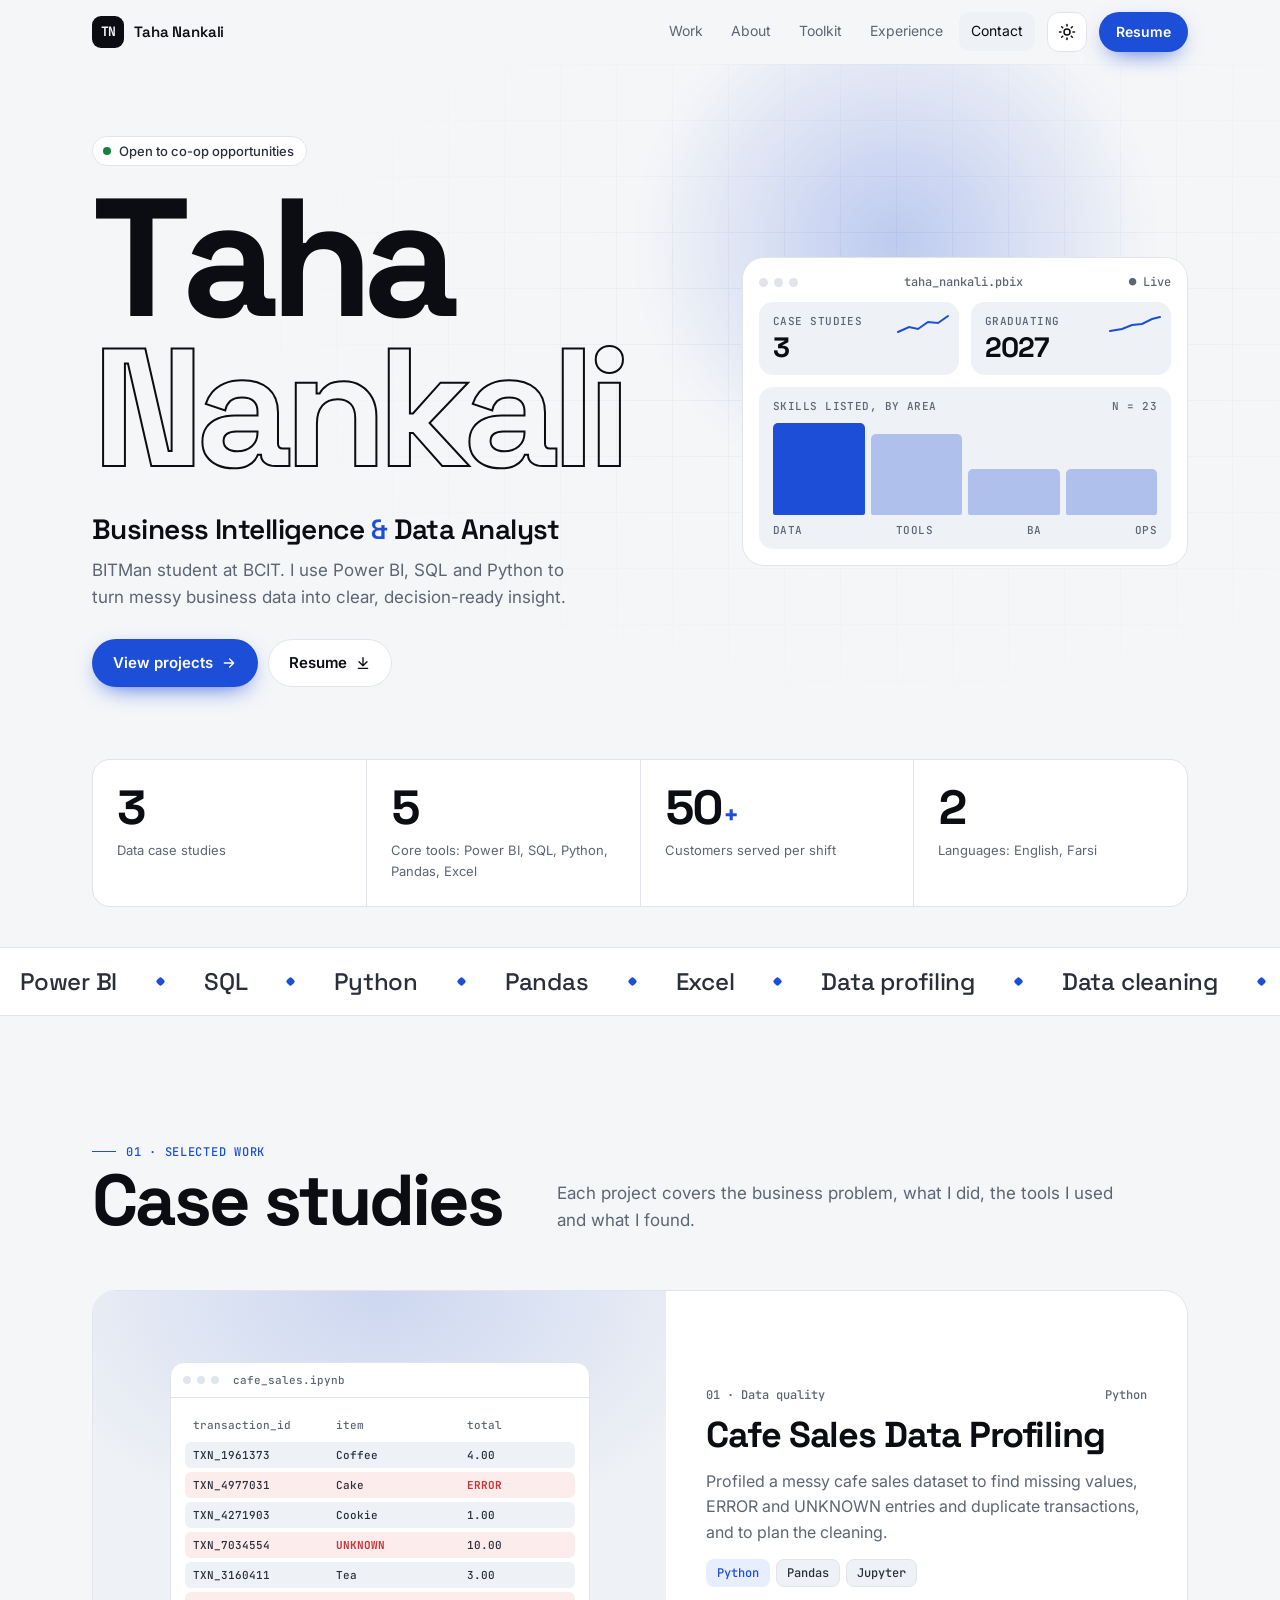
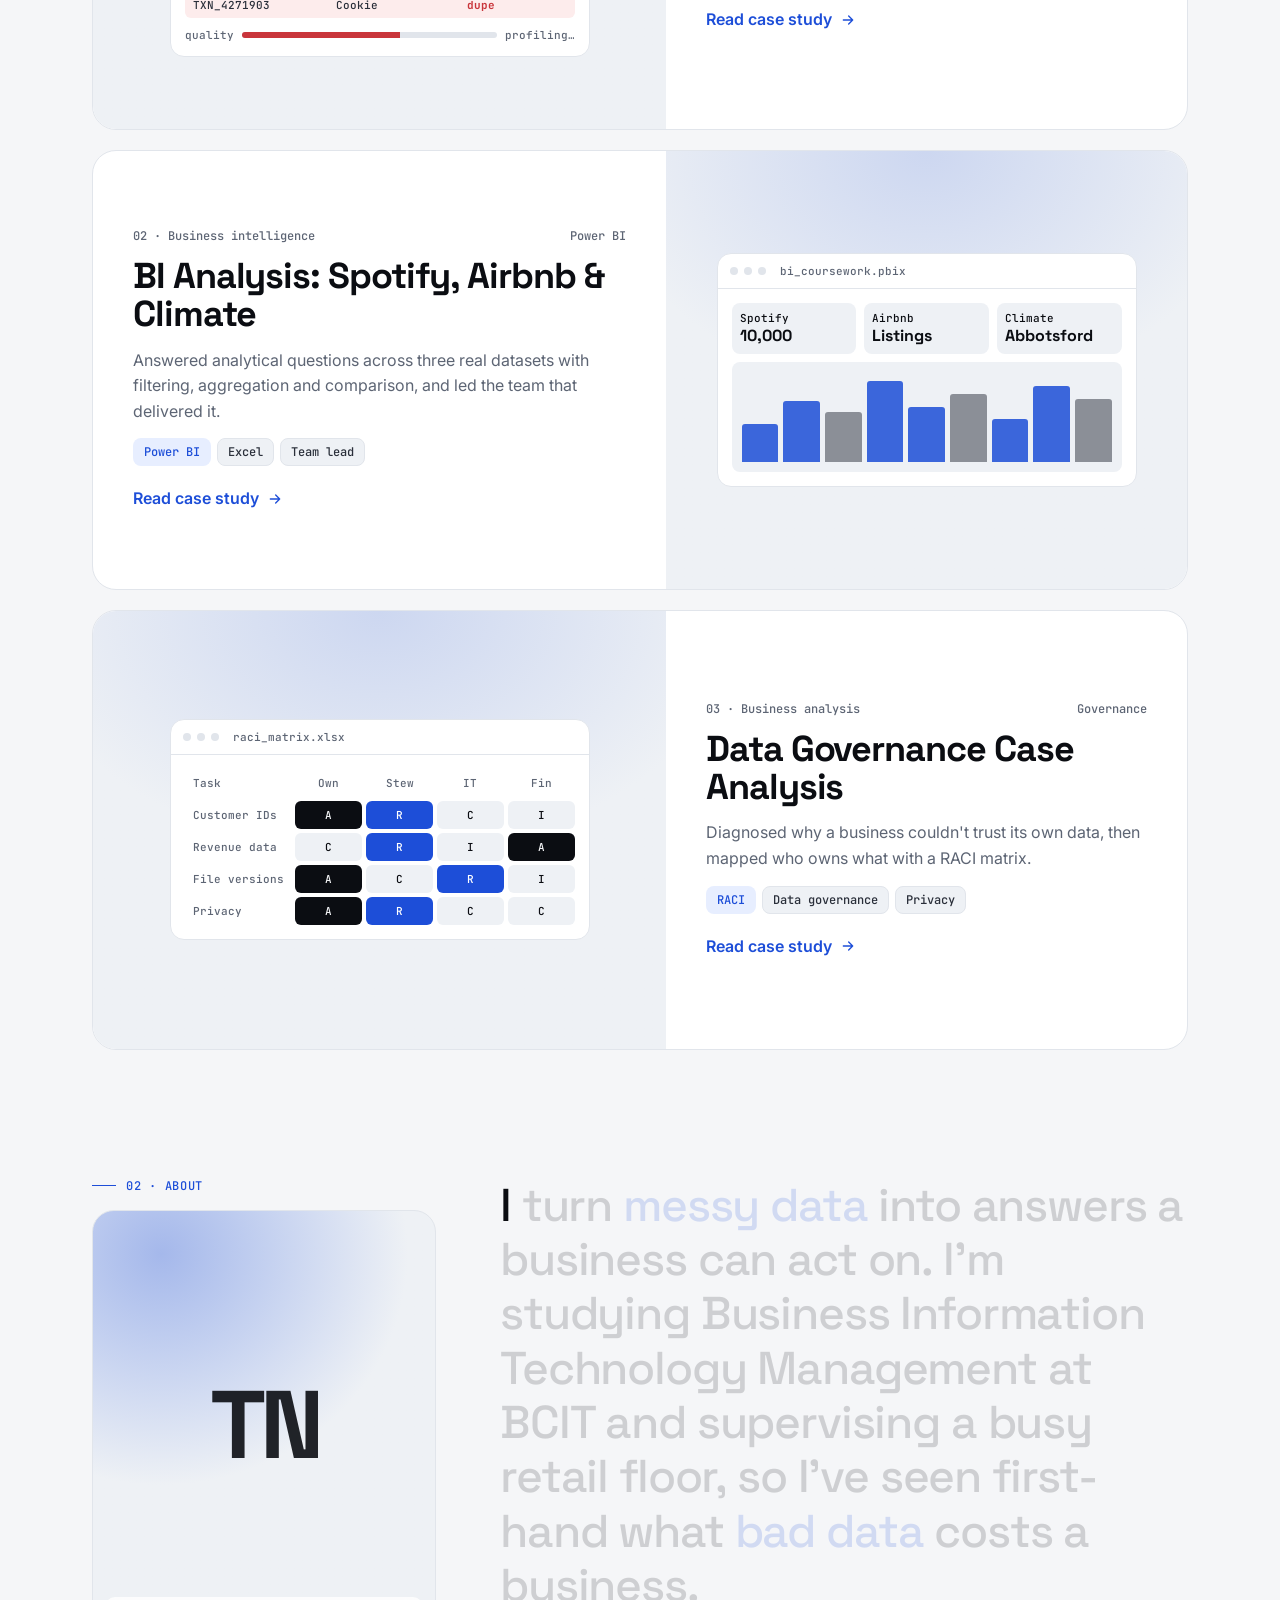
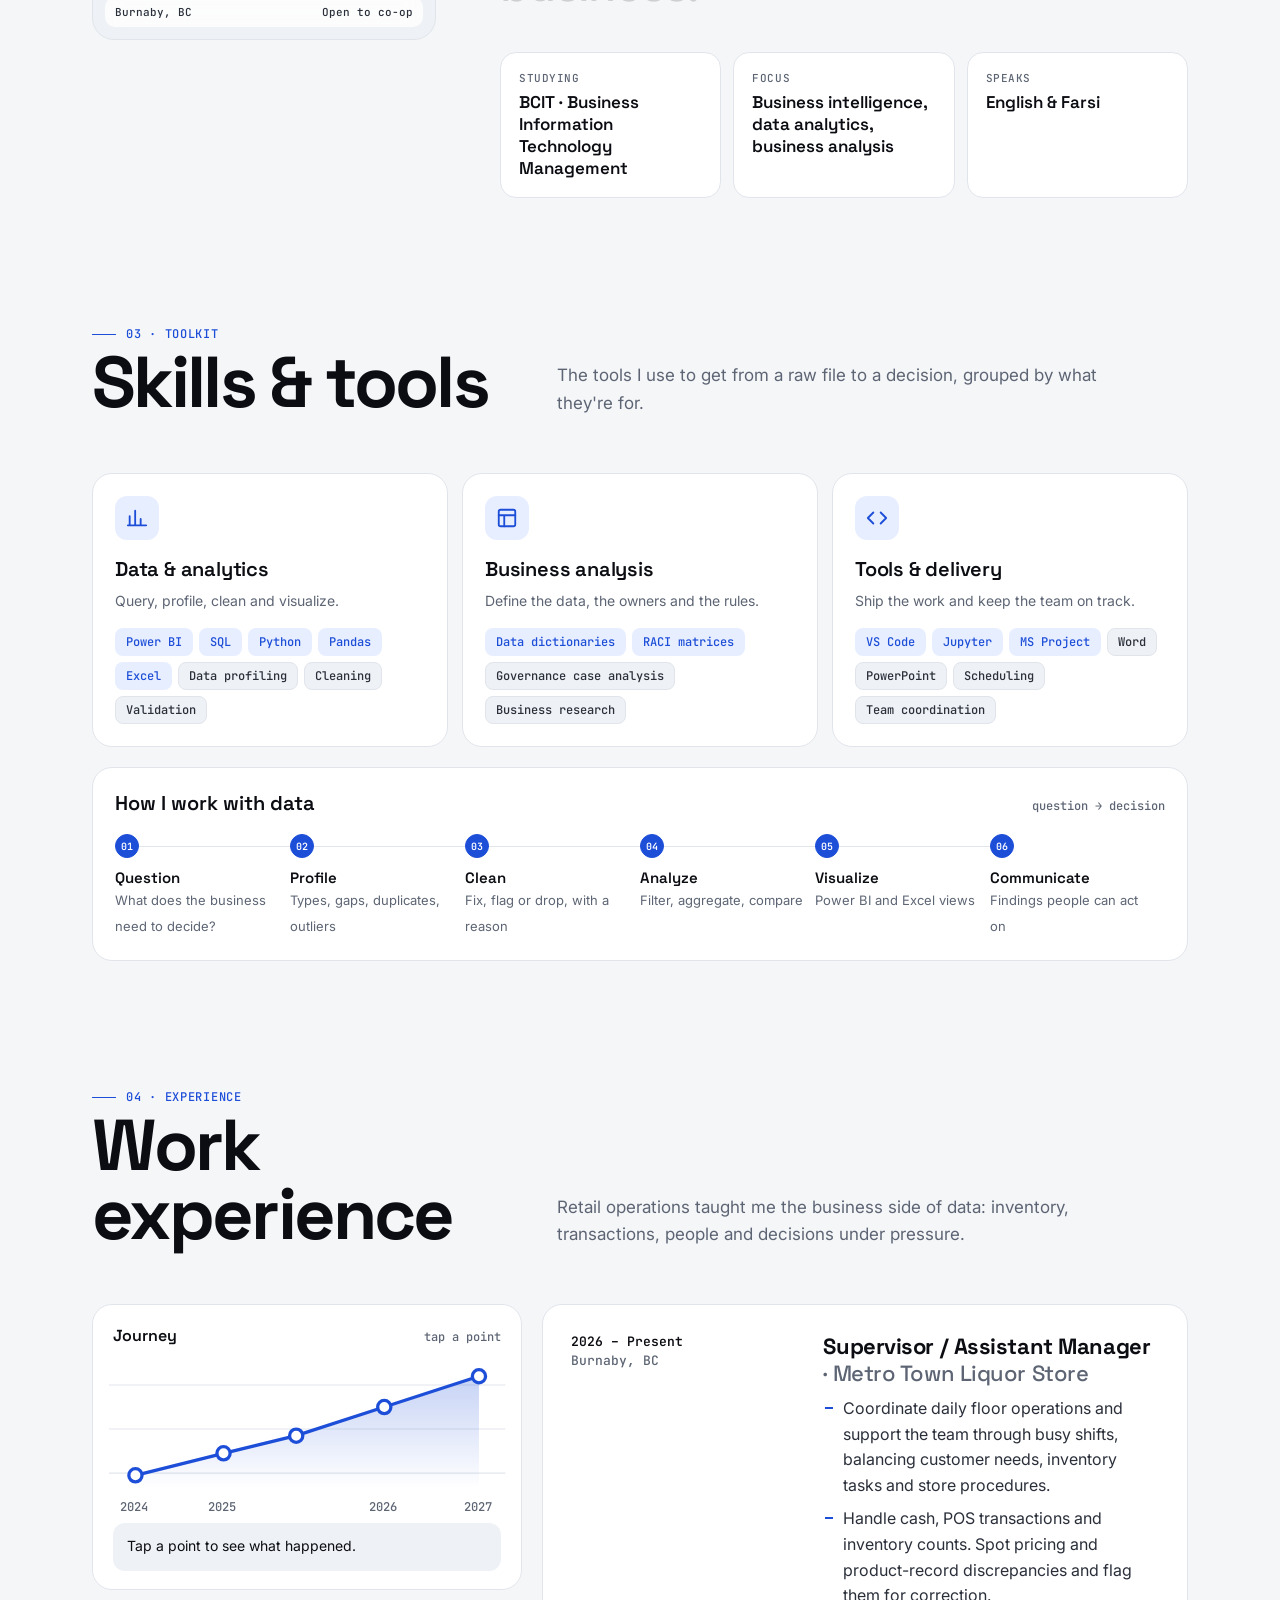
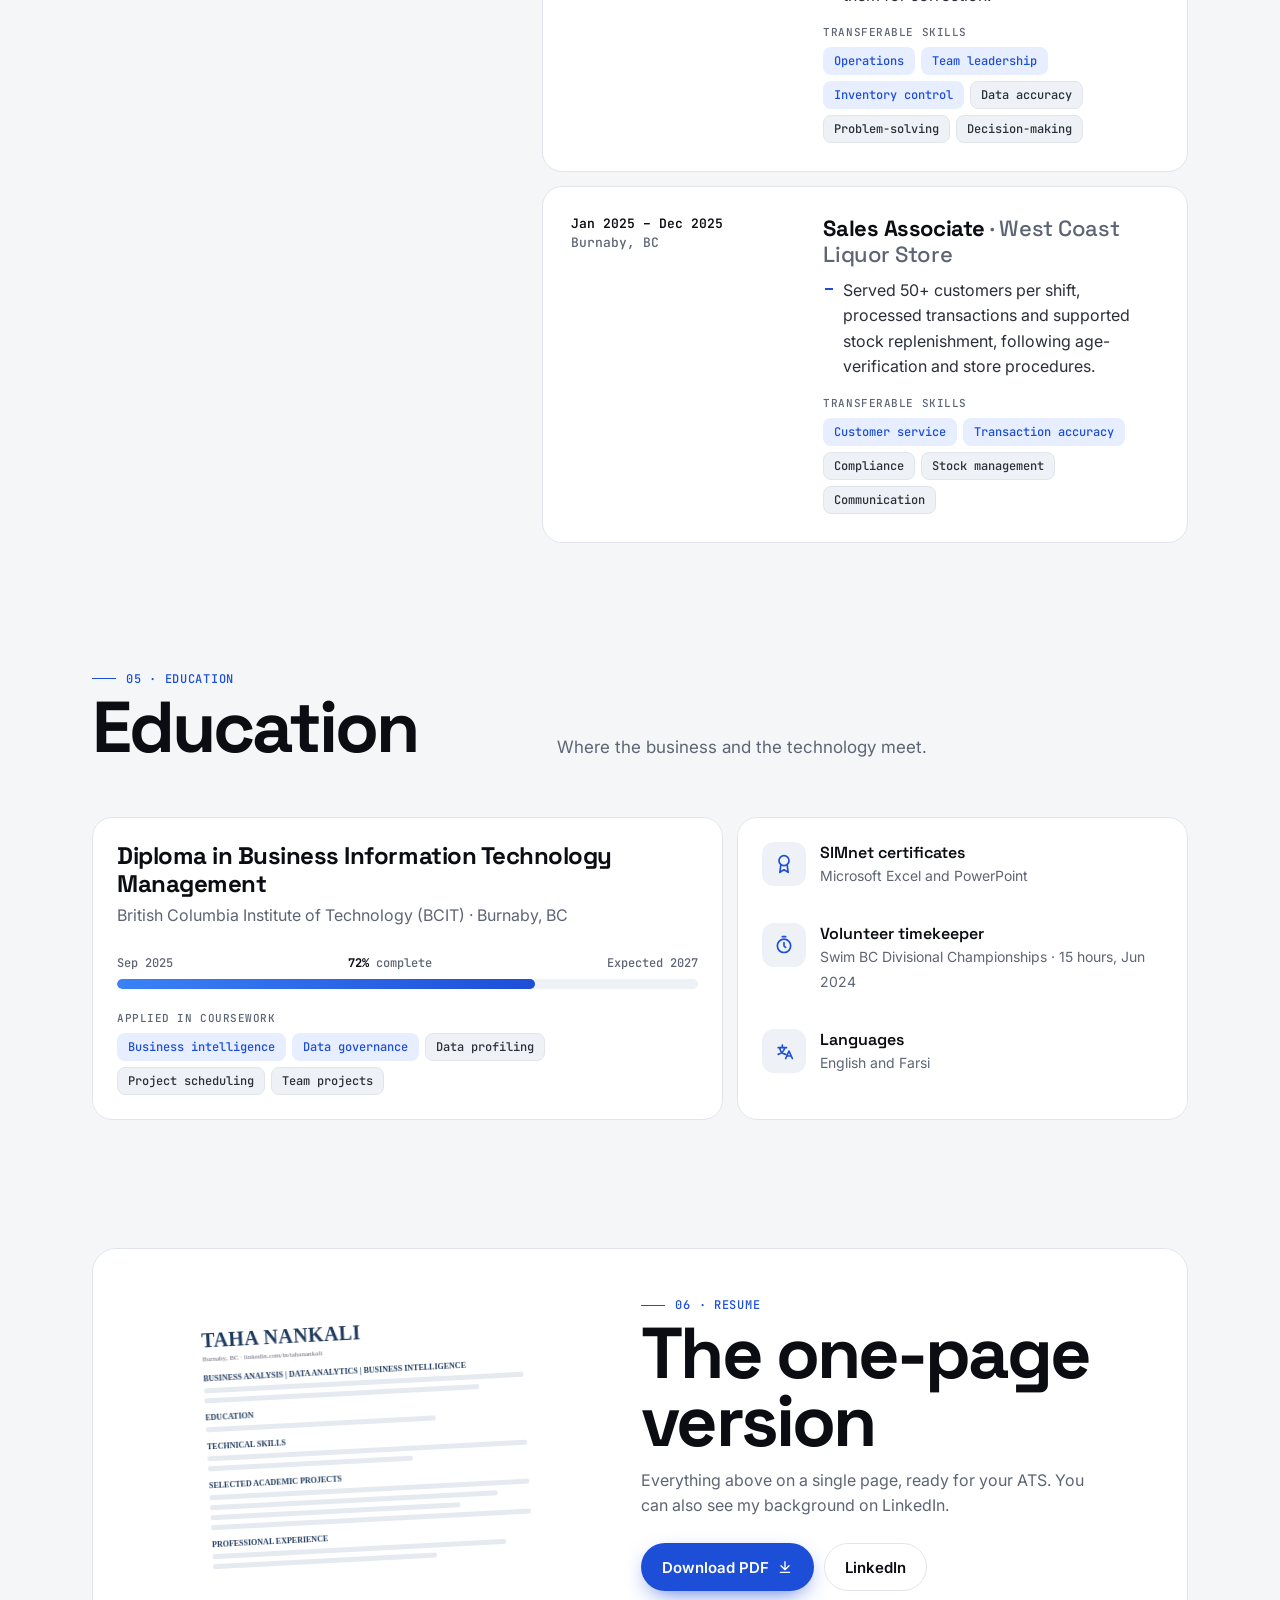
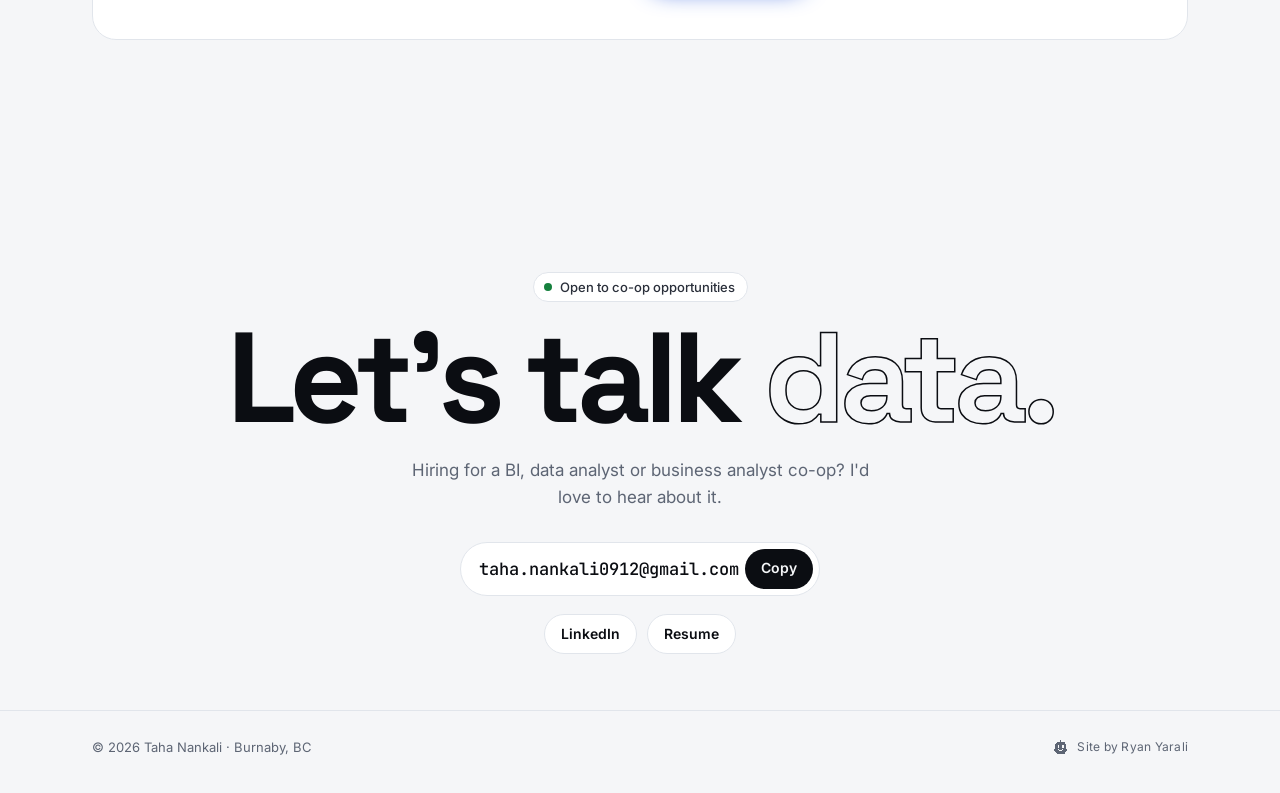
<file: index.html>
<!doctype html>
<html lang="en">
<head>
<meta charset="utf-8">
<meta name="viewport" content="width=device-width, initial-scale=1, viewport-fit=cover">
<!-- Preview on ryanyarali.com only: keep it out of search. Remove this
     tag when the site moves to Taha's own domain. -->
<meta name="robots" content="noindex, nofollow" />
<meta name="color-scheme" content="light dark">
<script>
  document.documentElement.classList.add('js');
  try { document.querySelector('meta[name="color-scheme"]').content = localStorage.getItem('color-scheme') ?? 'light dark'; } catch {}
</script>
<title>Taha Nankali · Business Intelligence & Data Analyst</title>
<meta name="description" content="Taha Nankali is a Business Intelligence and Data Analyst studying Business Information Technology Management at BCIT. Power BI, SQL, Python and Excel case studies.">
<meta property="og:type" content="website">
<meta property="og:title" content="Taha Nankali · Business Intelligence & Data Analyst">
<meta property="og:description" content="BI & data analytics portfolio: Power BI, SQL, Python. BCIT BITMan, open to co-op.">
<meta name="theme-color" media="(prefers-color-scheme: light)" content="#f5f6f8">
<meta name="theme-color" media="(prefers-color-scheme: dark)" content="#090b10">
<link rel="icon" href="favicon.svg" type="image/svg+xml">
<link rel="preconnect" href="https://fonts.googleapis.com">
<link rel="preconnect" href="https://fonts.gstatic.com" crossorigin>
<link href="https://fonts.googleapis.com/css2?family=Inter:wght@400;500;600&family=JetBrains+Mono:wght@400;500;600&family=Space+Grotesk:wght@500;600;700&display=swap" rel="stylesheet">
<link rel="stylesheet" href="assets/css/site.css">
<script type="application/ld+json">
{
  "@context": "https://schema.org",
  "@type": "Person",
  "name": "Taha Nankali",
  "jobTitle": "Business Intelligence & Data Analyst",
  "email": "mailto:taha.nankali0912@gmail.com",
  "address": { "@type": "PostalAddress", "addressLocality": "Burnaby", "addressRegion": "BC", "addressCountry": "CA" },
  "alumniOf": { "@type": "CollegeOrUniversity", "name": "British Columbia Institute of Technology" },
  "knowsAbout": ["Business Intelligence", "Data Analytics", "Business Analysis", "Power BI", "SQL", "Python", "Pandas", "Excel"],
  "knowsLanguage": ["English", "Farsi"],
  "sameAs": ["https://www.linkedin.com/in/tahanankali"]
}
</script>
</head>
<body>
<a class="skip" href="#main">Skip to content</a>

<header class="nav">
  <div class="wrap">
    <a class="brand" href="#top" aria-label="Taha Nankali, home"><span class="brand-mark">TN</span><span>Taha Nankali</span></a>
    <ul class="nav-links">
      <li><a href="#work">Work</a></li>
      <li><a href="#about">About</a></li>
      <li><a href="#toolkit">Toolkit</a></li>
      <li><a href="#experience">Experience</a></li>
      <li><a href="#contact">Contact</a></li>
    </ul>
    <button class="icon-btn theme-toggle" type="button" aria-label="Switch between light and dark theme">
      <svg class="sun" viewBox="0 0 24 24" fill="none" stroke="currentColor" stroke-width="2" stroke-linecap="round" aria-hidden="true"><circle cx="12" cy="12" r="4"/><path d="M12 2v2M12 20v2M4.9 4.9l1.4 1.4M17.7 17.7l1.4 1.4M2 12h2M20 12h2M4.9 19.1l1.4-1.4M17.7 6.3l1.4-1.4"/></svg>
      <svg class="moon" viewBox="0 0 24 24" fill="none" stroke="currentColor" stroke-width="2" stroke-linecap="round" stroke-linejoin="round" aria-hidden="true"><path d="M20.5 14.5A8.5 8.5 0 0 1 9.5 3.5a8.5 8.5 0 1 0 11 11z"/></svg>
    </button>
    <a class="btn btn-primary btn-sm" href="assets/Taha-Nankali-Resume.pdf" target="_blank" rel="noopener">Resume</a>
    <button class="icon-btn menu-btn" type="button" aria-expanded="false" aria-controls="mobile-menu" aria-label="Open menu"><span class="burger"><span></span><span></span></span></button>
  </div>
</header>
<nav class="mobile-menu" id="mobile-menu" aria-label="Mobile">
  <a href="#work">Work <small>01</small></a>
  <a href="#about">About <small>02</small></a>
  <a href="#toolkit">Toolkit <small>03</small></a>
  <a href="#experience">Experience <small>04</small></a>
  <a href="#contact">Contact <small>05</small></a>
  <a class="btn btn-primary" href="assets/Taha-Nankali-Resume.pdf" target="_blank" rel="noopener">Download resume</a>
</nav>

<main id="main">
  <!-- ============ HERO ============ -->
  <section class="hero" id="top">
    <div class="hero-bg" aria-hidden="true"><div class="grid"></div><div class="glow"></div></div>
    <div class="wrap">
      <div class="hero-grid">
        <div>
          <span class="pill fade-up" style="--delay:.1s"><i class="pulse"></i>Open to co-op opportunities</span>
          <h1 aria-label="Taha Nankali"><span class="ln">Taha</span><span class="ln">Nankali</span></h1>
          <p class="hero-role fade-up" style="--delay:.75s">Business Intelligence <span class="acc">&amp;</span> Data Analyst</p>
          <p class="hero-sub fade-up" style="--delay:.85s">BITMan student at BCIT. I use Power BI, SQL and Python to turn messy business data into clear, decision-ready insight.</p>
          <div class="hero-cta fade-up" style="--delay:.95s">
            <a class="btn btn-primary" href="#work">View projects
              <svg viewBox="0 0 24 24" fill="none" stroke="currentColor" stroke-width="2" stroke-linecap="round" stroke-linejoin="round" aria-hidden="true"><path d="M5 12h14M13 6l6 6-6 6"/></svg></a>
            <a class="btn btn-ghost" href="assets/Taha-Nankali-Resume.pdf" target="_blank" rel="noopener">Resume
              <svg viewBox="0 0 24 24" fill="none" stroke="currentColor" stroke-width="2" stroke-linecap="round" stroke-linejoin="round" aria-hidden="true"><path d="M12 4v12M6 10l6 6 6-6M5 20h14"/></svg></a>
          </div>
        </div>

        <figure class="dash fade-up" style="--delay:1.05s; margin:0" data-inview aria-label="Profile summary, styled as a report">
          <div class="dash-top"><span class="dots" aria-hidden="true"><i></i><i></i><i></i></span><span>taha_nankali.pbix</span><span>● Live</span></div>
          <div class="dash-row">
            <div class="tile"><div class="k">Case studies</div><div class="v" data-count="3">3</div>
              <svg class="spark" viewBox="0 0 52 20" aria-hidden="true"><path d="M1 18 L12 13 L21 15 L31 8 L41 9 L51 2"/></svg></div>
            <div class="tile"><div class="k">Graduating</div><div class="v" data-count="2027" data-from="2015">2027</div>
              <svg class="spark" viewBox="0 0 52 20" aria-hidden="true"><path d="M1 17 L13 15 L23 11 L33 10 L43 5 L51 3"/></svg></div>
          </div>
          <div class="dash-chart">
            <div class="k"><span>Skills listed, by area</span><span>n = 23</span></div>
            <div class="bars" role="img" aria-label="Data and analytics 8, Tools and delivery 7, Business analysis 4, Operations 4">
              <i style="--h:100%;--n:0" title="Data & analytics · 8"></i>
              <i style="--h:88%;--n:1" title="Tools & delivery · 7"></i>
              <i style="--h:50%;--n:2" title="Business analysis · 4"></i>
              <i style="--h:50%;--n:3" title="Operations · 4"></i>
            </div>
            <div class="k" style="margin-top:8px" aria-hidden="true"><span>Data</span><span>Tools</span><span>BA</span><span>Ops</span></div>
          </div>
        </figure>
      </div>

      <div class="kpis rv">
        <div class="kpi"><div class="v" data-count="3">3</div><div class="l">Data case studies</div></div>
        <div class="kpi"><div class="v" data-count="5">5</div><div class="l">Core tools: Power BI, SQL, Python, Pandas, Excel</div></div>
        <div class="kpi"><div class="v"><span data-count="50">50</span><small>+</small></div><div class="l">Customers served per shift</div></div>
        <div class="kpi"><div class="v" data-count="2">2</div><div class="l">Languages: English, Farsi</div></div>
      </div>
    </div>
  </section>

  <div class="marquee" aria-hidden="true">
    <div class="marquee-track">
      <ul><li>Power BI</li><li>SQL</li><li>Python</li><li>Pandas</li><li>Excel</li><li>Data profiling</li><li>Data cleaning</li><li>Data governance</li><li>RACI</li><li>Jupyter</li></ul>
      <ul><li>Power BI</li><li>SQL</li><li>Python</li><li>Pandas</li><li>Excel</li><li>Data profiling</li><li>Data cleaning</li><li>Data governance</li><li>RACI</li><li>Jupyter</li></ul>
    </div>
  </div>

  <!-- ============ WORK ============ -->
  <section class="section" id="work">
    <div class="wrap">
      <div class="sec-head">
        <div><div class="eyebrow">01 · Selected work</div><h2 class="title">Case studies</h2></div>
        <p>Each project covers the business problem, what I did, the tools I used and what I found.</p>
      </div>

      <div class="projects">
        <a class="project rv" data-inview href="projects/cafe-sales.html">
          <div class="stage" aria-hidden="true">
            <div class="device">
              <div class="device-bar"><i></i><i></i><i></i><span>cafe_sales.ipynb</span></div>
              <div class="device-body">
                <div class="mini-table">
                  <div class="h"><span>transaction_id</span><span>item</span><span>total</span></div>
                  <div style="--n:0"><span>TXN_1961373</span><span>Coffee</span><span>4.00</span></div>
                  <div class="dirty" style="--n:1"><span>TXN_4977031</span><span>Cake</span><span class="bad">ERROR</span></div>
                  <div style="--n:2"><span>TXN_4271903</span><span>Cookie</span><span>1.00</span></div>
                  <div class="dirty" style="--n:3"><span>TXN_7034554</span><span class="bad">UNKNOWN</span><span>10.00</span></div>
                  <div style="--n:4"><span>TXN_3160411</span><span>Tea</span><span>3.00</span></div>
                  <div class="dirty" style="--n:5"><span>TXN_4271903</span><span>Cookie</span><span class="bad">dupe</span></div>
                </div>
                <div class="mini-meter"><span>quality</span><b><i></i></b><span>profiling…</span></div>
              </div>
            </div>
          </div>
          <div class="project-copy">
            <div class="num"><span>01 · Data quality</span><span>Python</span></div>
            <h3>Cafe Sales Data Profiling</h3>
            <p>Profiled a messy cafe sales dataset to find missing values, ERROR and UNKNOWN entries and duplicate transactions, and to plan the cleaning.</p>
            <ul class="chips"><li class="chip acc">Python</li><li class="chip">Pandas</li><li class="chip">Jupyter</li></ul>
            <span class="more">Read case study <svg viewBox="0 0 24 24" fill="none" stroke="currentColor" stroke-width="2" stroke-linecap="round" stroke-linejoin="round" aria-hidden="true"><path d="M5 12h14M13 6l6 6-6 6"/></svg></span>
          </div>
        </a>

        <a class="project rv" data-inview href="projects/bi-analysis.html">
          <div class="stage" aria-hidden="true">
            <div class="device">
              <div class="device-bar"><i></i><i></i><i></i><span>bi_coursework.pbix</span></div>
              <div class="device-body">
                <div class="mini-bi">
                  <div class="t">Spotify<b>10,000</b></div>
                  <div class="t">Airbnb<b>Listings</b></div>
                  <div class="t">Climate<b>Abbotsford</b></div>
                  <div class="chart">
                    <i style="--h:42%;--n:0"></i><i style="--h:68%;--n:1"></i><i style="--h:55%;--n:2"></i><i style="--h:90%;--n:3"></i><i style="--h:61%;--n:4"></i><i style="--h:76%;--n:5"></i><i style="--h:48%;--n:6"></i><i style="--h:84%;--n:7"></i><i style="--h:70%;--n:8"></i>
                  </div>
                </div>
              </div>
            </div>
          </div>
          <div class="project-copy">
            <div class="num"><span>02 · Business intelligence</span><span>Power BI</span></div>
            <h3>BI Analysis: Spotify, Airbnb &amp; Climate</h3>
            <p>Answered analytical questions across three real datasets with filtering, aggregation and comparison, and led the team that delivered it.</p>
            <ul class="chips"><li class="chip acc">Power BI</li><li class="chip">Excel</li><li class="chip">Team lead</li></ul>
            <span class="more">Read case study <svg viewBox="0 0 24 24" fill="none" stroke="currentColor" stroke-width="2" stroke-linecap="round" stroke-linejoin="round" aria-hidden="true"><path d="M5 12h14M13 6l6 6-6 6"/></svg></span>
          </div>
        </a>

        <a class="project rv" data-inview href="projects/data-governance.html">
          <div class="stage" aria-hidden="true">
            <div class="device">
              <div class="device-bar"><i></i><i></i><i></i><span>raci_matrix.xlsx</span></div>
              <div class="device-body">
                <div class="mini-raci">
                  <span class="hd r">Task</span><span class="hd">Own</span><span class="hd">Stew</span><span class="hd">IT</span><span class="hd">Fin</span>
                  <span class="r">Customer IDs</span><span class="A" style="--n:0">A</span><span class="R" style="--n:1">R</span><span>C</span><span>I</span>
                  <span class="r">Revenue data</span><span>C</span><span class="R" style="--n:2">R</span><span>I</span><span class="A" style="--n:3">A</span>
                  <span class="r">File versions</span><span class="A" style="--n:4">A</span><span>C</span><span class="R" style="--n:5">R</span><span>I</span>
                  <span class="r">Privacy</span><span class="A" style="--n:6">A</span><span class="R" style="--n:7">R</span><span>C</span><span>C</span>
                </div>
              </div>
            </div>
          </div>
          <div class="project-copy">
            <div class="num"><span>03 · Business analysis</span><span>Governance</span></div>
            <h3>Data Governance Case Analysis</h3>
            <p>Diagnosed why a business couldn't trust its own data, then mapped who owns what with a RACI matrix.</p>
            <ul class="chips"><li class="chip acc">RACI</li><li class="chip">Data governance</li><li class="chip">Privacy</li></ul>
            <span class="more">Read case study <svg viewBox="0 0 24 24" fill="none" stroke="currentColor" stroke-width="2" stroke-linecap="round" stroke-linejoin="round" aria-hidden="true"><path d="M5 12h14M13 6l6 6-6 6"/></svg></span>
          </div>
        </a>
      </div>
    </div>
  </section>

  <!-- ============ ABOUT ============ -->
  <section class="section" id="about" style="padding-top:0">
    <div class="wrap">
      <div class="about-grid">
        <div class="about-aside">
          <div class="eyebrow">02 · About</div>
          <div class="portrait rv">
            <!-- Swap for a photo: <img src="assets/taha.jpg" alt="Taha Nankali" width="720" height="900"> -->
            <span class="mono-mark" aria-hidden="true">TN</span>
            <span class="tag"><span>Burnaby, BC</span><span>Open to co-op</span></span>
          </div>
        </div>
        <div>
          <p class="statement">I turn <span class="hl">messy data</span> into answers a business can act on. I'm studying Business Information Technology Management at BCIT and supervising a busy retail floor, so I've seen first-hand what <span class="hl">bad data</span> costs a business.</p>
          <div class="facts">
            <div class="fact rv" style="--d:0"><div class="k">Studying</div><div class="v">BCIT · Business Information Technology Management</div></div>
            <div class="fact rv" style="--d:1"><div class="k">Focus</div><div class="v">Business intelligence, data analytics, business analysis</div></div>
            <div class="fact rv" style="--d:2"><div class="k">Speaks</div><div class="v">English &amp; Farsi</div></div>
          </div>
        </div>
      </div>
    </div>
  </section>

  <!-- ============ TOOLKIT ============ -->
  <section class="section" id="toolkit" style="padding-top:0">
    <div class="wrap">
      <div class="sec-head">
        <div><div class="eyebrow">03 · Toolkit</div><h2 class="title">Skills &amp; tools</h2></div>
        <p>The tools I use to get from a raw file to a decision, grouped by what they're for.</p>
      </div>
      <div class="tool-grid">
        <div class="tool-card rv" style="--d:0">
          <div class="ico"><svg viewBox="0 0 24 24" fill="none" stroke="currentColor" stroke-width="2" stroke-linecap="round" aria-hidden="true"><path d="M4 20V10M10 20V4M16 20v-7M22 20H2"/></svg></div>
          <h3>Data &amp; analytics</h3>
          <p>Query, profile, clean and visualize.</p>
          <ul class="chips"><li class="chip acc">Power BI</li><li class="chip acc">SQL</li><li class="chip acc">Python</li><li class="chip acc">Pandas</li><li class="chip acc">Excel</li><li class="chip">Data profiling</li><li class="chip">Cleaning</li><li class="chip">Validation</li></ul>
        </div>
        <div class="tool-card rv" style="--d:1">
          <div class="ico"><svg viewBox="0 0 24 24" fill="none" stroke="currentColor" stroke-width="2" stroke-linecap="round" stroke-linejoin="round" aria-hidden="true"><rect x="3" y="3" width="18" height="18" rx="2"/><path d="M3 9h18M9 21V9"/></svg></div>
          <h3>Business analysis</h3>
          <p>Define the data, the owners and the rules.</p>
          <ul class="chips"><li class="chip acc">Data dictionaries</li><li class="chip acc">RACI matrices</li><li class="chip">Governance case analysis</li><li class="chip">Business research</li></ul>
        </div>
        <div class="tool-card rv" style="--d:2">
          <div class="ico"><svg viewBox="0 0 24 24" fill="none" stroke="currentColor" stroke-width="2" stroke-linecap="round" stroke-linejoin="round" aria-hidden="true"><path d="m8 6-6 6 6 6M16 6l6 6-6 6"/></svg></div>
          <h3>Tools &amp; delivery</h3>
          <p>Ship the work and keep the team on track.</p>
          <ul class="chips"><li class="chip acc">VS Code</li><li class="chip acc">Jupyter</li><li class="chip acc">MS Project</li><li class="chip">Word</li><li class="chip">PowerPoint</li><li class="chip">Scheduling</li><li class="chip">Team coordination</li></ul>
        </div>
      </div>

      <div class="pipeline rv" data-inview>
        <div class="pipeline-head"><h3>How I work with data</h3><span>question → decision</span></div>
        <ol class="steps">
          <li style="--n:0"><b>Question</b><span>What does the business need to decide?</span></li>
          <li style="--n:1"><b>Profile</b><span>Types, gaps, duplicates, outliers</span></li>
          <li style="--n:2"><b>Clean</b><span>Fix, flag or drop, with a reason</span></li>
          <li style="--n:3"><b>Analyze</b><span>Filter, aggregate, compare</span></li>
          <li style="--n:4"><b>Visualize</b><span>Power BI and Excel views</span></li>
          <li style="--n:5"><b>Communicate</b><span>Findings people can act on</span></li>
        </ol>
      </div>
    </div>
  </section>

  <!-- ============ EXPERIENCE ============ -->
  <section class="section" id="experience" style="padding-top:0">
    <div class="wrap">
      <div class="sec-head">
        <div><div class="eyebrow">04 · Experience</div><h2 class="title">Work experience</h2></div>
        <p>Retail operations taught me the business side of data: inventory, transactions, people and decisions under pressure.</p>
      </div>

      <div class="xp-layout">
      <div class="journey rv" data-inview>
        <div class="journey-head"><b>Journey</b><span>tap a point</span></div>
        <svg viewBox="0 0 360 150" role="group" aria-label="Career journey, 2024 to 2027">
          <defs><linearGradient id="jg" x1="0" y1="0" x2="0" y2="1"><stop offset="0" stop-color="var(--acc)" stop-opacity=".5"/><stop offset="1" stop-color="var(--acc)" stop-opacity="0"/></linearGradient></defs>
          <g class="gridl"><line x1="0" y1="30" x2="360" y2="30"/><line x1="0" y1="70" x2="360" y2="70"/><line x1="0" y1="110" x2="360" y2="110"/></g>
          <path class="area" d="M24 112 L104 92 L170 76 L250 50 L336 22 L336 124 L24 124 Z"/>
          <path class="ln" d="M24 112 L104 92 L170 76 L250 50 L336 22"/>
          <g class="pt" tabindex="0" role="button" aria-label="2024: volunteer" data-note="<b>Jun 2024</b> · Volunteer timekeeper, Swim BC Divisional Championships"><circle class="hit" cx="24" cy="112" r="16"/><circle cx="24" cy="112" r="6"/></g>
          <g class="pt" tabindex="0" role="button" aria-label="January 2025: Sales Associate" data-job="job-wcl" data-note="<b>Jan 2025</b> · Sales Associate, West Coast Liquor Store"><circle class="hit" cx="104" cy="92" r="16"/><circle cx="104" cy="92" r="6"/></g>
          <g class="pt" tabindex="0" role="button" aria-label="September 2025: started at BCIT" data-note="<b>Sep 2025</b> · Started the BITMan diploma at BCIT"><circle class="hit" cx="170" cy="76" r="16"/><circle cx="170" cy="76" r="6"/></g>
          <g class="pt" tabindex="0" role="button" aria-label="2026: Supervisor" data-job="job-metro" data-note="<b>2026</b> · Supervisor / Assistant Manager, Metro Town Liquor Store"><circle class="hit" cx="250" cy="50" r="16"/><circle cx="250" cy="50" r="6"/></g>
          <g class="pt" tabindex="0" role="button" aria-label="2027: graduating" data-note="<b>2027</b> · Graduating, ready for a BI / data analyst role"><circle class="hit" cx="336" cy="22" r="16"/><circle cx="336" cy="22" r="6"/></g>
          <text x="10" y="144">2024</text><text x="90" y="144">2025</text><text x="236" y="144">2026</text><text x="322" y="144">2027</text>
        </svg>
        <div class="journey-tip" aria-live="polite">Tap a point to see what happened.</div>
      </div>

      <div class="xp">
        <article class="job rv" id="job-metro">
          <div class="when"><b>2026 – Present</b>Burnaby, BC</div>
          <div>
            <h3>Supervisor / Assistant Manager <span>· Metro Town Liquor Store</span></h3>
            <ul class="pts">
              <li>Coordinate daily floor operations and support the team through busy shifts, balancing customer needs, inventory tasks and store procedures.</li>
              <li>Handle cash, POS transactions and inventory counts. Spot pricing and product-record discrepancies and flag them for correction.</li>
            </ul>
            <div class="transfer"><div class="k">Transferable skills</div>
              <ul class="chips"><li class="chip acc">Operations</li><li class="chip acc">Team leadership</li><li class="chip acc">Inventory control</li><li class="chip">Data accuracy</li><li class="chip">Problem-solving</li><li class="chip">Decision-making</li></ul>
            </div>
          </div>
        </article>
        <article class="job rv" id="job-wcl">
          <div class="when"><b>Jan 2025 – Dec 2025</b>Burnaby, BC</div>
          <div>
            <h3>Sales Associate <span>· West Coast Liquor Store</span></h3>
            <ul class="pts">
              <li>Served 50+ customers per shift, processed transactions and supported stock replenishment, following age-verification and store procedures.</li>
            </ul>
            <div class="transfer"><div class="k">Transferable skills</div>
              <ul class="chips"><li class="chip acc">Customer service</li><li class="chip acc">Transaction accuracy</li><li class="chip">Compliance</li><li class="chip">Stock management</li><li class="chip">Communication</li></ul>
            </div>
          </div>
        </article>
      </div>
      </div>
    </div>
  </section>

  <!-- ============ EDUCATION ============ -->
  <section class="section" id="education" style="padding-top:0">
    <div class="wrap">
      <div class="sec-head">
        <div><div class="eyebrow">05 · Education</div><h2 class="title">Education</h2></div>
        <p>Where the business and the technology meet.</p>
      </div>
      <div class="edu-grid">
        <div class="card rv" data-progress data-start="2025-09-02" data-end="2027-06-01" data-inview>
          <h3>Diploma in Business Information Technology Management</h3>
          <p class="sub">British Columbia Institute of Technology (BCIT) · Burnaby, BC</p>
          <div class="progress">
            <div class="progress-top"><span>Sep 2025</span><span><b class="pct">0%</b> complete</span><span>Expected 2027</span></div>
            <div class="progress-track"><i></i></div>
          </div>
          <div class="course-list"><div class="k">Applied in coursework</div>
            <ul class="chips"><li class="chip acc">Business intelligence</li><li class="chip acc">Data governance</li><li class="chip">Data profiling</li><li class="chip">Project scheduling</li><li class="chip">Team projects</li></ul>
          </div>
        </div>
        <div class="card extras rv" style="--d:1">
          <div class="extra">
            <div class="ico"><svg viewBox="0 0 24 24" fill="none" stroke="currentColor" stroke-width="2" stroke-linecap="round" stroke-linejoin="round" aria-hidden="true"><circle cx="12" cy="8" r="6"/><path d="M8.2 13.2 7 22l5-3 5 3-1.2-8.8"/></svg></div>
            <div><b>SIMnet certificates</b><span>Microsoft Excel and PowerPoint</span></div>
          </div>
          <div class="extra">
            <div class="ico"><svg viewBox="0 0 24 24" fill="none" stroke="currentColor" stroke-width="2" stroke-linecap="round" stroke-linejoin="round" aria-hidden="true"><circle cx="12" cy="13" r="8"/><path d="M12 9v4l2 2M10 2h4"/></svg></div>
            <div><b>Volunteer timekeeper</b><span>Swim BC Divisional Championships · 15 hours, Jun 2024</span></div>
          </div>
          <div class="extra">
            <div class="ico"><svg viewBox="0 0 24 24" fill="none" stroke="currentColor" stroke-width="2" stroke-linecap="round" stroke-linejoin="round" aria-hidden="true"><path d="M5 8h10M10 5v3M7 8c0 4 3 7 7 8M13 8c-1 4-4 7-8 8M14 21l4-9 4 9M15.5 18h5"/></svg></div>
            <div><b>Languages</b><span>English and Farsi</span></div>
          </div>
        </div>
      </div>
    </div>
  </section>

  <!-- ============ RESUME ============ -->
  <section class="section" id="resume" style="padding-top:0">
    <div class="wrap">
      <div class="resume rv">
        <div class="paper" aria-hidden="true">
          <h4>TAHA NANKALI</h4>
          <div style="color:#667;margin-top:4px">Burnaby, BC · linkedin.com/in/tahanankali</div>
          <div class="hd">BUSINESS ANALYSIS | DATA ANALYTICS | BUSINESS INTELLIGENCE</div>
          <div class="ln"></div><div class="ln" style="width:86%"></div>
          <div class="hd">EDUCATION</div><div class="ln" style="width:72%"></div>
          <div class="hd">TECHNICAL SKILLS</div><div class="ln"></div><div class="ln" style="width:64%"></div>
          <div class="hd">SELECTED ACADEMIC PROJECTS</div><div class="ln"></div><div class="ln" style="width:90%"></div><div class="ln" style="width:78%"></div><div class="ln"></div>
          <div class="hd">PROFESSIONAL EXPERIENCE</div><div class="ln" style="width:92%"></div><div class="ln" style="width:70%"></div>
        </div>
        <div class="resume-copy">
          <div class="eyebrow">06 · Resume</div>
          <h2 class="title">The one-page version</h2>
          <p>Everything above on a single page, ready for your ATS. You can also see my background on LinkedIn.</p>
          <div class="row">
            <a class="btn btn-primary" href="assets/Taha-Nankali-Resume.pdf" download>Download PDF
              <svg viewBox="0 0 24 24" fill="none" stroke="currentColor" stroke-width="2" stroke-linecap="round" stroke-linejoin="round" aria-hidden="true"><path d="M12 4v12M6 10l6 6 6-6M5 20h14"/></svg></a>
            <a class="btn btn-ghost" href="https://www.linkedin.com/in/tahanankali" target="_blank" rel="noopener">LinkedIn</a>
          </div>
        </div>
      </div>
    </div>
  </section>

  <!-- ============ CONTACT ============ -->
  <section class="contact" id="contact">
    <div class="wrap">
      <span class="pill"><i class="pulse"></i>Open to co-op opportunities</span>
      <h2>Let's talk <span class="o">data.</span></h2>
      <p>Hiring for a BI, data analyst or business analyst co-op? I'd love to hear about it.</p>
      <div class="email-row">
        <a href="mailto:taha.nankali0912@gmail.com">taha.nankali0912@gmail.com</a>
        <button type="button" data-copy="taha.nankali0912@gmail.com">Copy</button>
      </div>
      <div class="socials">
        <a class="btn btn-ghost btn-sm" href="https://www.linkedin.com/in/tahanankali" target="_blank" rel="noopener">LinkedIn</a>
        <a class="btn btn-ghost btn-sm" href="assets/Taha-Nankali-Resume.pdf" target="_blank" rel="noopener">Resume</a>
      </div>
    </div>
  </section>
</main>

<footer class="foot">
  <div class="wrap"><span>© <span data-year>2026</span> Taha Nankali · Burnaby, BC</span><a class="ryc-link" href="https://ryanyarali.com/?ref=taha-portfolio" target="_blank" rel="noopener"><svg class="ryc-px" viewBox="2 5 16 16" aria-hidden="true" focusable="false" shape-rendering="crispEdges"><g class="ryc-rest" fill="currentColor"><rect x="9" y="5" width="1.02" height="1.02"/><rect x="9" y="6" width="1.02" height="1.02"/><rect x="5" y="7" width="1.02" height="1.02"/><rect x="6" y="7" width="1.02" height="1.02"/><rect x="7" y="7" width="1.02" height="1.02"/><rect x="8" y="7" width="1.02" height="1.02"/><rect x="9" y="7" width="1.02" height="1.02"/><rect x="10" y="7" width="1.02" height="1.02"/><rect x="11" y="7" width="1.02" height="1.02"/><rect x="12" y="7" width="1.02" height="1.02"/><rect x="13" y="7" width="1.02" height="1.02"/><rect x="4" y="8" width="1.02" height="1.02"/><rect x="5" y="8" width="1.02" height="1.02"/><rect x="6" y="8" width="1.02" height="1.02"/><rect x="7" y="8" width="1.02" height="1.02"/><rect x="8" y="8" width="1.02" height="1.02"/><rect x="9" y="8" width="1.02" height="1.02"/><rect x="10" y="8" width="1.02" height="1.02"/><rect x="11" y="8" width="1.02" height="1.02"/><rect x="12" y="8" width="1.02" height="1.02"/><rect x="13" y="8" width="1.02" height="1.02"/><rect x="14" y="8" width="1.02" height="1.02"/><rect x="3" y="9" width="1.02" height="1.02"/><rect x="4" y="9" width="1.02" height="1.02"/><rect x="5" y="9" width="1.02" height="1.02"/><rect x="6" y="9" width="1.02" height="1.02"/><rect x="7" y="9" width="1.02" height="1.02"/><rect x="8" y="9" width="1.02" height="1.02"/><rect x="9" y="9" width="1.02" height="1.02"/><rect x="10" y="9" width="1.02" height="1.02"/><rect x="11" y="9" width="1.02" height="1.02"/><rect x="12" y="9" width="1.02" height="1.02"/><rect x="13" y="9" width="1.02" height="1.02"/><rect x="14" y="9" width="1.02" height="1.02"/><rect x="15" y="9" width="1.02" height="1.02"/><rect x="3" y="10" width="1.02" height="1.02"/><rect x="4" y="10" width="1.02" height="1.02"/><rect x="5" y="10" width="1.02" height="1.02"/><rect x="6" y="10" width="1.02" height="1.02"/><rect x="7" y="10" width="1.02" height="1.02"/><rect x="8" y="10" width="1.02" height="1.02"/><rect x="9" y="10" width="1.02" height="1.02"/><rect x="10" y="10" width="1.02" height="1.02"/><rect x="11" y="10" width="1.02" height="1.02"/><rect x="12" y="10" width="1.02" height="1.02"/><rect x="13" y="10" width="1.02" height="1.02"/><rect x="14" y="10" width="1.02" height="1.02"/><rect x="15" y="10" width="1.02" height="1.02"/><rect x="3" y="11" width="1.02" height="1.02"/><rect x="4" y="11" width="1.02" height="1.02"/><rect x="5" y="11" width="1.02" height="1.02"/><rect x="8" y="11" width="1.02" height="1.02"/><rect x="9" y="11" width="1.02" height="1.02"/><rect x="10" y="11" width="1.02" height="1.02"/><rect x="13" y="11" width="1.02" height="1.02"/><rect x="14" y="11" width="1.02" height="1.02"/><rect x="15" y="11" width="1.02" height="1.02"/><rect x="3" y="12" width="1.02" height="1.02"/><rect x="4" y="12" width="1.02" height="1.02"/><rect x="5" y="12" width="1.02" height="1.02"/><rect x="8" y="12" width="1.02" height="1.02"/><rect x="9" y="12" width="1.02" height="1.02"/><rect x="10" y="12" width="1.02" height="1.02"/><rect x="13" y="12" width="1.02" height="1.02"/><rect x="14" y="12" width="1.02" height="1.02"/><rect x="15" y="12" width="1.02" height="1.02"/><rect x="3" y="13" width="1.02" height="1.02"/><rect x="4" y="13" width="1.02" height="1.02"/><rect x="5" y="13" width="1.02" height="1.02"/><rect x="8" y="13" width="1.02" height="1.02"/><rect x="9" y="13" width="1.02" height="1.02"/><rect x="10" y="13" width="1.02" height="1.02"/><rect x="13" y="13" width="1.02" height="1.02"/><rect x="14" y="13" width="1.02" height="1.02"/><rect x="15" y="13" width="1.02" height="1.02"/><rect x="3" y="14" width="1.02" height="1.02"/><rect x="4" y="14" width="1.02" height="1.02"/><rect x="5" y="14" width="1.02" height="1.02"/><rect x="6" y="14" width="1.02" height="1.02"/><rect x="7" y="14" width="1.02" height="1.02"/><rect x="8" y="14" width="1.02" height="1.02"/><rect x="9" y="14" width="1.02" height="1.02"/><rect x="10" y="14" width="1.02" height="1.02"/><rect x="11" y="14" width="1.02" height="1.02"/><rect x="12" y="14" width="1.02" height="1.02"/><rect x="13" y="14" width="1.02" height="1.02"/><rect x="14" y="14" width="1.02" height="1.02"/><rect x="15" y="14" width="1.02" height="1.02"/><rect x="3" y="15" width="1.02" height="1.02"/><rect x="4" y="15" width="1.02" height="1.02"/><rect x="5" y="15" width="1.02" height="1.02"/><rect x="6" y="15" width="1.02" height="1.02"/><rect x="8" y="15" width="1.02" height="1.02"/><rect x="9" y="15" width="1.02" height="1.02"/><rect x="10" y="15" width="1.02" height="1.02"/><rect x="12" y="15" width="1.02" height="1.02"/><rect x="13" y="15" width="1.02" height="1.02"/><rect x="14" y="15" width="1.02" height="1.02"/><rect x="15" y="15" width="1.02" height="1.02"/><rect x="3" y="16" width="1.02" height="1.02"/><rect x="4" y="16" width="1.02" height="1.02"/><rect x="5" y="16" width="1.02" height="1.02"/><rect x="6" y="16" width="1.02" height="1.02"/><rect x="7" y="16" width="1.02" height="1.02"/><rect x="11" y="16" width="1.02" height="1.02"/><rect x="12" y="16" width="1.02" height="1.02"/><rect x="13" y="16" width="1.02" height="1.02"/><rect x="14" y="16" width="1.02" height="1.02"/><rect x="15" y="16" width="1.02" height="1.02"/><rect x="3" y="17" width="1.02" height="1.02"/><rect x="4" y="17" width="1.02" height="1.02"/><rect x="5" y="17" width="1.02" height="1.02"/><rect x="6" y="17" width="1.02" height="1.02"/><rect x="7" y="17" width="1.02" height="1.02"/><rect x="8" y="17" width="1.02" height="1.02"/><rect x="9" y="17" width="1.02" height="1.02"/><rect x="10" y="17" width="1.02" height="1.02"/><rect x="11" y="17" width="1.02" height="1.02"/><rect x="12" y="17" width="1.02" height="1.02"/><rect x="13" y="17" width="1.02" height="1.02"/><rect x="14" y="17" width="1.02" height="1.02"/><rect x="15" y="17" width="1.02" height="1.02"/><rect x="3" y="18" width="1.02" height="1.02"/><rect x="4" y="18" width="1.02" height="1.02"/><rect x="5" y="18" width="1.02" height="1.02"/><rect x="6" y="18" width="1.02" height="1.02"/><rect x="7" y="18" width="1.02" height="1.02"/><rect x="8" y="18" width="1.02" height="1.02"/><rect x="9" y="18" width="1.02" height="1.02"/><rect x="10" y="18" width="1.02" height="1.02"/><rect x="11" y="18" width="1.02" height="1.02"/><rect x="12" y="18" width="1.02" height="1.02"/><rect x="13" y="18" width="1.02" height="1.02"/><rect x="14" y="18" width="1.02" height="1.02"/><rect x="15" y="18" width="1.02" height="1.02"/><rect x="4" y="19" width="1.02" height="1.02"/><rect x="5" y="19" width="1.02" height="1.02"/><rect x="6" y="19" width="1.02" height="1.02"/><rect x="7" y="19" width="1.02" height="1.02"/><rect x="8" y="19" width="1.02" height="1.02"/><rect x="9" y="19" width="1.02" height="1.02"/><rect x="10" y="19" width="1.02" height="1.02"/><rect x="11" y="19" width="1.02" height="1.02"/><rect x="12" y="19" width="1.02" height="1.02"/><rect x="13" y="19" width="1.02" height="1.02"/><rect x="14" y="19" width="1.02" height="1.02"/><rect x="5" y="20" width="1.02" height="1.02"/><rect x="6" y="20" width="1.02" height="1.02"/><rect x="7" y="20" width="1.02" height="1.02"/><rect x="8" y="20" width="1.02" height="1.02"/><rect x="9" y="20" width="1.02" height="1.02"/><rect x="10" y="20" width="1.02" height="1.02"/><rect x="11" y="20" width="1.02" height="1.02"/><rect x="12" y="20" width="1.02" height="1.02"/><rect x="13" y="20" width="1.02" height="1.02"/><rect x="2" y="15" width="1.02" height="1.02"/><rect x="2" y="16" width="1.02" height="1.02"/><rect x="16" y="15" width="1.02" height="1.02"/><rect x="16" y="16" width="1.02" height="1.02"/></g><g class="ryc-hi"><rect x="9" y="5" width="1.02" height="1.02" fill="#7f9bff"/><rect x="9" y="6" width="1.02" height="1.02" fill="#1638b8"/><rect x="5" y="7" width="1.02" height="1.02" fill="#0a1240"/><rect x="6" y="7" width="1.02" height="1.02" fill="#0a1240"/><rect x="7" y="7" width="1.02" height="1.02" fill="#0a1240"/><rect x="8" y="7" width="1.02" height="1.02" fill="#0a1240"/><rect x="9" y="7" width="1.02" height="1.02" fill="#0a1240"/><rect x="10" y="7" width="1.02" height="1.02" fill="#0a1240"/><rect x="11" y="7" width="1.02" height="1.02" fill="#0a1240"/><rect x="12" y="7" width="1.02" height="1.02" fill="#0a1240"/><rect x="13" y="7" width="1.02" height="1.02" fill="#0a1240"/><rect x="4" y="8" width="1.02" height="1.02" fill="#0a1240"/><rect x="5" y="8" width="1.02" height="1.02" fill="#7f9bff"/><rect x="6" y="8" width="1.02" height="1.02" fill="#7f9bff"/><rect x="7" y="8" width="1.02" height="1.02" fill="#7f9bff"/><rect x="8" y="8" width="1.02" height="1.02" fill="#7f9bff"/><rect x="9" y="8" width="1.02" height="1.02" fill="#7f9bff"/><rect x="10" y="8" width="1.02" height="1.02" fill="#7f9bff"/><rect x="11" y="8" width="1.02" height="1.02" fill="#7f9bff"/><rect x="12" y="8" width="1.02" height="1.02" fill="#7f9bff"/><rect x="13" y="8" width="1.02" height="1.02" fill="#2450f5"/><rect x="14" y="8" width="1.02" height="1.02" fill="#0a1240"/><rect x="3" y="9" width="1.02" height="1.02" fill="#0a1240"/><rect x="4" y="9" width="1.02" height="1.02" fill="#7f9bff"/><rect x="5" y="9" width="1.02" height="1.02" fill="#2450f5"/><rect x="6" y="9" width="1.02" height="1.02" fill="#2450f5"/><rect x="7" y="9" width="1.02" height="1.02" fill="#2450f5"/><rect x="8" y="9" width="1.02" height="1.02" fill="#2450f5"/><rect x="9" y="9" width="1.02" height="1.02" fill="#2450f5"/><rect x="10" y="9" width="1.02" height="1.02" fill="#2450f5"/><rect x="11" y="9" width="1.02" height="1.02" fill="#2450f5"/><rect x="12" y="9" width="1.02" height="1.02" fill="#2450f5"/><rect x="13" y="9" width="1.02" height="1.02" fill="#2450f5"/><rect x="14" y="9" width="1.02" height="1.02" fill="#1638b8"/><rect x="15" y="9" width="1.02" height="1.02" fill="#0a1240"/><rect x="3" y="10" width="1.02" height="1.02" fill="#0a1240"/><rect x="4" y="10" width="1.02" height="1.02" fill="#7f9bff"/><rect x="5" y="10" width="1.02" height="1.02" fill="#2450f5"/><rect x="6" y="10" width="1.02" height="1.02" fill="#2450f5"/><rect x="7" y="10" width="1.02" height="1.02" fill="#2450f5"/><rect x="8" y="10" width="1.02" height="1.02" fill="#2450f5"/><rect x="9" y="10" width="1.02" height="1.02" fill="#2450f5"/><rect x="10" y="10" width="1.02" height="1.02" fill="#2450f5"/><rect x="11" y="10" width="1.02" height="1.02" fill="#2450f5"/><rect x="12" y="10" width="1.02" height="1.02" fill="#2450f5"/><rect x="13" y="10" width="1.02" height="1.02" fill="#2450f5"/><rect x="14" y="10" width="1.02" height="1.02" fill="#1638b8"/><rect x="15" y="10" width="1.02" height="1.02" fill="#0a1240"/><rect x="3" y="11" width="1.02" height="1.02" fill="#0a1240"/><rect x="4" y="11" width="1.02" height="1.02" fill="#2450f5"/><rect x="5" y="11" width="1.02" height="1.02" fill="#2450f5"/><rect x="6" y="11" width="1.02" height="1.02" fill="#2450f5"/><rect x="7" y="11" width="1.02" height="1.02" fill="#2450f5"/><rect x="8" y="11" width="1.02" height="1.02" fill="#2450f5"/><rect x="9" y="11" width="1.02" height="1.02" fill="#2450f5"/><rect x="10" y="11" width="1.02" height="1.02" fill="#2450f5"/><rect x="11" y="11" width="1.02" height="1.02" fill="#2450f5"/><rect x="12" y="11" width="1.02" height="1.02" fill="#2450f5"/><rect x="13" y="11" width="1.02" height="1.02" fill="#2450f5"/><rect x="14" y="11" width="1.02" height="1.02" fill="#1638b8"/><rect x="15" y="11" width="1.02" height="1.02" fill="#0a1240"/><rect x="3" y="12" width="1.02" height="1.02" fill="#0a1240"/><rect x="4" y="12" width="1.02" height="1.02" fill="#2450f5"/><rect x="5" y="12" width="1.02" height="1.02" fill="#2450f5"/><rect x="6" y="12" width="1.02" height="1.02" fill="#2450f5"/><rect x="7" y="12" width="1.02" height="1.02" fill="#2450f5"/><rect x="8" y="12" width="1.02" height="1.02" fill="#2450f5"/><rect x="9" y="12" width="1.02" height="1.02" fill="#2450f5"/><rect x="10" y="12" width="1.02" height="1.02" fill="#2450f5"/><rect x="11" y="12" width="1.02" height="1.02" fill="#2450f5"/><rect x="12" y="12" width="1.02" height="1.02" fill="#2450f5"/><rect x="13" y="12" width="1.02" height="1.02" fill="#2450f5"/><rect x="14" y="12" width="1.02" height="1.02" fill="#1638b8"/><rect x="15" y="12" width="1.02" height="1.02" fill="#0a1240"/><rect x="3" y="13" width="1.02" height="1.02" fill="#0a1240"/><rect x="4" y="13" width="1.02" height="1.02" fill="#2450f5"/><rect x="5" y="13" width="1.02" height="1.02" fill="#2450f5"/><rect x="6" y="13" width="1.02" height="1.02" fill="#2450f5"/><rect x="7" y="13" width="1.02" height="1.02" fill="#2450f5"/><rect x="8" y="13" width="1.02" height="1.02" fill="#2450f5"/><rect x="9" y="13" width="1.02" height="1.02" fill="#2450f5"/><rect x="10" y="13" width="1.02" height="1.02" fill="#2450f5"/><rect x="11" y="13" width="1.02" height="1.02" fill="#2450f5"/><rect x="12" y="13" width="1.02" height="1.02" fill="#2450f5"/><rect x="13" y="13" width="1.02" height="1.02" fill="#2450f5"/><rect x="14" y="13" width="1.02" height="1.02" fill="#1638b8"/><rect x="15" y="13" width="1.02" height="1.02" fill="#0a1240"/><rect x="3" y="14" width="1.02" height="1.02" fill="#0a1240"/><rect x="4" y="14" width="1.02" height="1.02" fill="#2450f5"/><rect x="5" y="14" width="1.02" height="1.02" fill="#2450f5"/><rect x="6" y="14" width="1.02" height="1.02" fill="#2450f5"/><rect x="7" y="14" width="1.02" height="1.02" fill="#2450f5"/><rect x="8" y="14" width="1.02" height="1.02" fill="#2450f5"/><rect x="9" y="14" width="1.02" height="1.02" fill="#2450f5"/><rect x="10" y="14" width="1.02" height="1.02" fill="#2450f5"/><rect x="11" y="14" width="1.02" height="1.02" fill="#2450f5"/><rect x="12" y="14" width="1.02" height="1.02" fill="#2450f5"/><rect x="13" y="14" width="1.02" height="1.02" fill="#2450f5"/><rect x="14" y="14" width="1.02" height="1.02" fill="#1638b8"/><rect x="15" y="14" width="1.02" height="1.02" fill="#0a1240"/><rect x="3" y="15" width="1.02" height="1.02" fill="#0a1240"/><rect x="4" y="15" width="1.02" height="1.02" fill="#2450f5"/><rect x="5" y="15" width="1.02" height="1.02" fill="#2450f5"/><rect x="6" y="15" width="1.02" height="1.02" fill="#2450f5"/><rect x="7" y="15" width="1.02" height="1.02" fill="#2450f5"/><rect x="8" y="15" width="1.02" height="1.02" fill="#2450f5"/><rect x="9" y="15" width="1.02" height="1.02" fill="#2450f5"/><rect x="10" y="15" width="1.02" height="1.02" fill="#2450f5"/><rect x="11" y="15" width="1.02" height="1.02" fill="#2450f5"/><rect x="12" y="15" width="1.02" height="1.02" fill="#2450f5"/><rect x="13" y="15" width="1.02" height="1.02" fill="#2450f5"/><rect x="14" y="15" width="1.02" height="1.02" fill="#1638b8"/><rect x="15" y="15" width="1.02" height="1.02" fill="#0a1240"/><rect x="3" y="16" width="1.02" height="1.02" fill="#0a1240"/><rect x="4" y="16" width="1.02" height="1.02" fill="#2450f5"/><rect x="5" y="16" width="1.02" height="1.02" fill="#2450f5"/><rect x="6" y="16" width="1.02" height="1.02" fill="#2450f5"/><rect x="7" y="16" width="1.02" height="1.02" fill="#2450f5"/><rect x="8" y="16" width="1.02" height="1.02" fill="#2450f5"/><rect x="9" y="16" width="1.02" height="1.02" fill="#2450f5"/><rect x="10" y="16" width="1.02" height="1.02" fill="#2450f5"/><rect x="11" y="16" width="1.02" height="1.02" fill="#2450f5"/><rect x="12" y="16" width="1.02" height="1.02" fill="#2450f5"/><rect x="13" y="16" width="1.02" height="1.02" fill="#2450f5"/><rect x="14" y="16" width="1.02" height="1.02" fill="#1638b8"/><rect x="15" y="16" width="1.02" height="1.02" fill="#0a1240"/><rect x="3" y="17" width="1.02" height="1.02" fill="#0a1240"/><rect x="4" y="17" width="1.02" height="1.02" fill="#2450f5"/><rect x="5" y="17" width="1.02" height="1.02" fill="#2450f5"/><rect x="6" y="17" width="1.02" height="1.02" fill="#2450f5"/><rect x="7" y="17" width="1.02" height="1.02" fill="#2450f5"/><rect x="8" y="17" width="1.02" height="1.02" fill="#2450f5"/><rect x="9" y="17" width="1.02" height="1.02" fill="#2450f5"/><rect x="10" y="17" width="1.02" height="1.02" fill="#2450f5"/><rect x="11" y="17" width="1.02" height="1.02" fill="#2450f5"/><rect x="12" y="17" width="1.02" height="1.02" fill="#2450f5"/><rect x="13" y="17" width="1.02" height="1.02" fill="#2450f5"/><rect x="14" y="17" width="1.02" height="1.02" fill="#1638b8"/><rect x="15" y="17" width="1.02" height="1.02" fill="#0a1240"/><rect x="3" y="18" width="1.02" height="1.02" fill="#0a1240"/><rect x="4" y="18" width="1.02" height="1.02" fill="#1638b8"/><rect x="5" y="18" width="1.02" height="1.02" fill="#1638b8"/><rect x="6" y="18" width="1.02" height="1.02" fill="#2450f5"/><rect x="7" y="18" width="1.02" height="1.02" fill="#2450f5"/><rect x="8" y="18" width="1.02" height="1.02" fill="#2450f5"/><rect x="9" y="18" width="1.02" height="1.02" fill="#2450f5"/><rect x="10" y="18" width="1.02" height="1.02" fill="#2450f5"/><rect x="11" y="18" width="1.02" height="1.02" fill="#2450f5"/><rect x="12" y="18" width="1.02" height="1.02" fill="#2450f5"/><rect x="13" y="18" width="1.02" height="1.02" fill="#1638b8"/><rect x="14" y="18" width="1.02" height="1.02" fill="#1638b8"/><rect x="15" y="18" width="1.02" height="1.02" fill="#0a1240"/><rect x="4" y="19" width="1.02" height="1.02" fill="#0a1240"/><rect x="5" y="19" width="1.02" height="1.02" fill="#1638b8"/><rect x="6" y="19" width="1.02" height="1.02" fill="#1638b8"/><rect x="7" y="19" width="1.02" height="1.02" fill="#1638b8"/><rect x="8" y="19" width="1.02" height="1.02" fill="#1638b8"/><rect x="9" y="19" width="1.02" height="1.02" fill="#1638b8"/><rect x="10" y="19" width="1.02" height="1.02" fill="#1638b8"/><rect x="11" y="19" width="1.02" height="1.02" fill="#1638b8"/><rect x="12" y="19" width="1.02" height="1.02" fill="#1638b8"/><rect x="13" y="19" width="1.02" height="1.02" fill="#1638b8"/><rect x="14" y="19" width="1.02" height="1.02" fill="#0a1240"/><rect x="5" y="20" width="1.02" height="1.02" fill="#0a1240"/><rect x="6" y="20" width="1.02" height="1.02" fill="#0a1240"/><rect x="7" y="20" width="1.02" height="1.02" fill="#0a1240"/><rect x="8" y="20" width="1.02" height="1.02" fill="#0a1240"/><rect x="9" y="20" width="1.02" height="1.02" fill="#0a1240"/><rect x="10" y="20" width="1.02" height="1.02" fill="#0a1240"/><rect x="11" y="20" width="1.02" height="1.02" fill="#0a1240"/><rect x="12" y="20" width="1.02" height="1.02" fill="#0a1240"/><rect x="13" y="20" width="1.02" height="1.02" fill="#0a1240"/><rect x="7" y="15" width="1.02" height="1.02" fill="#0a1030"/><rect x="11" y="15" width="1.02" height="1.02" fill="#0a1030"/><rect x="8" y="16" width="1.02" height="1.02" fill="#0a1030"/><rect x="9" y="16" width="1.02" height="1.02" fill="#0a1030"/><rect x="10" y="16" width="1.02" height="1.02" fill="#0a1030"/><rect x="5" y="13" width="1.02" height="1.02" fill="#0a1030"/><rect x="6" y="12" width="1.02" height="1.02" fill="#0a1030"/><rect x="7" y="12" width="1.02" height="1.02" fill="#0a1030"/><rect x="8" y="13" width="1.02" height="1.02" fill="#0a1030"/><rect x="10" y="13" width="1.02" height="1.02" fill="#0a1030"/><rect x="11" y="12" width="1.02" height="1.02" fill="#0a1030"/><rect x="12" y="12" width="1.02" height="1.02" fill="#0a1030"/><rect x="13" y="13" width="1.02" height="1.02" fill="#0a1030"/><rect x="2" y="15" width="1.02" height="1.02" fill="#2450f5"/><rect x="2" y="16" width="1.02" height="1.02" fill="#2450f5"/><rect x="16" y="10" width="1.02" height="1.02" fill="#2450f5"/><rect x="17" y="9" width="1.02" height="1.02" fill="#2450f5"/><rect x="17" y="8" width="1.02" height="1.02" fill="#2450f5"/></g></svg><span class="ryc-name">Site by Ryan Yarali</span></a></div>
</footer>
<div class="toast" role="status" aria-live="polite"></div>
<script src="assets/js/site.js" defer></script>
</body>
</html>
</file>
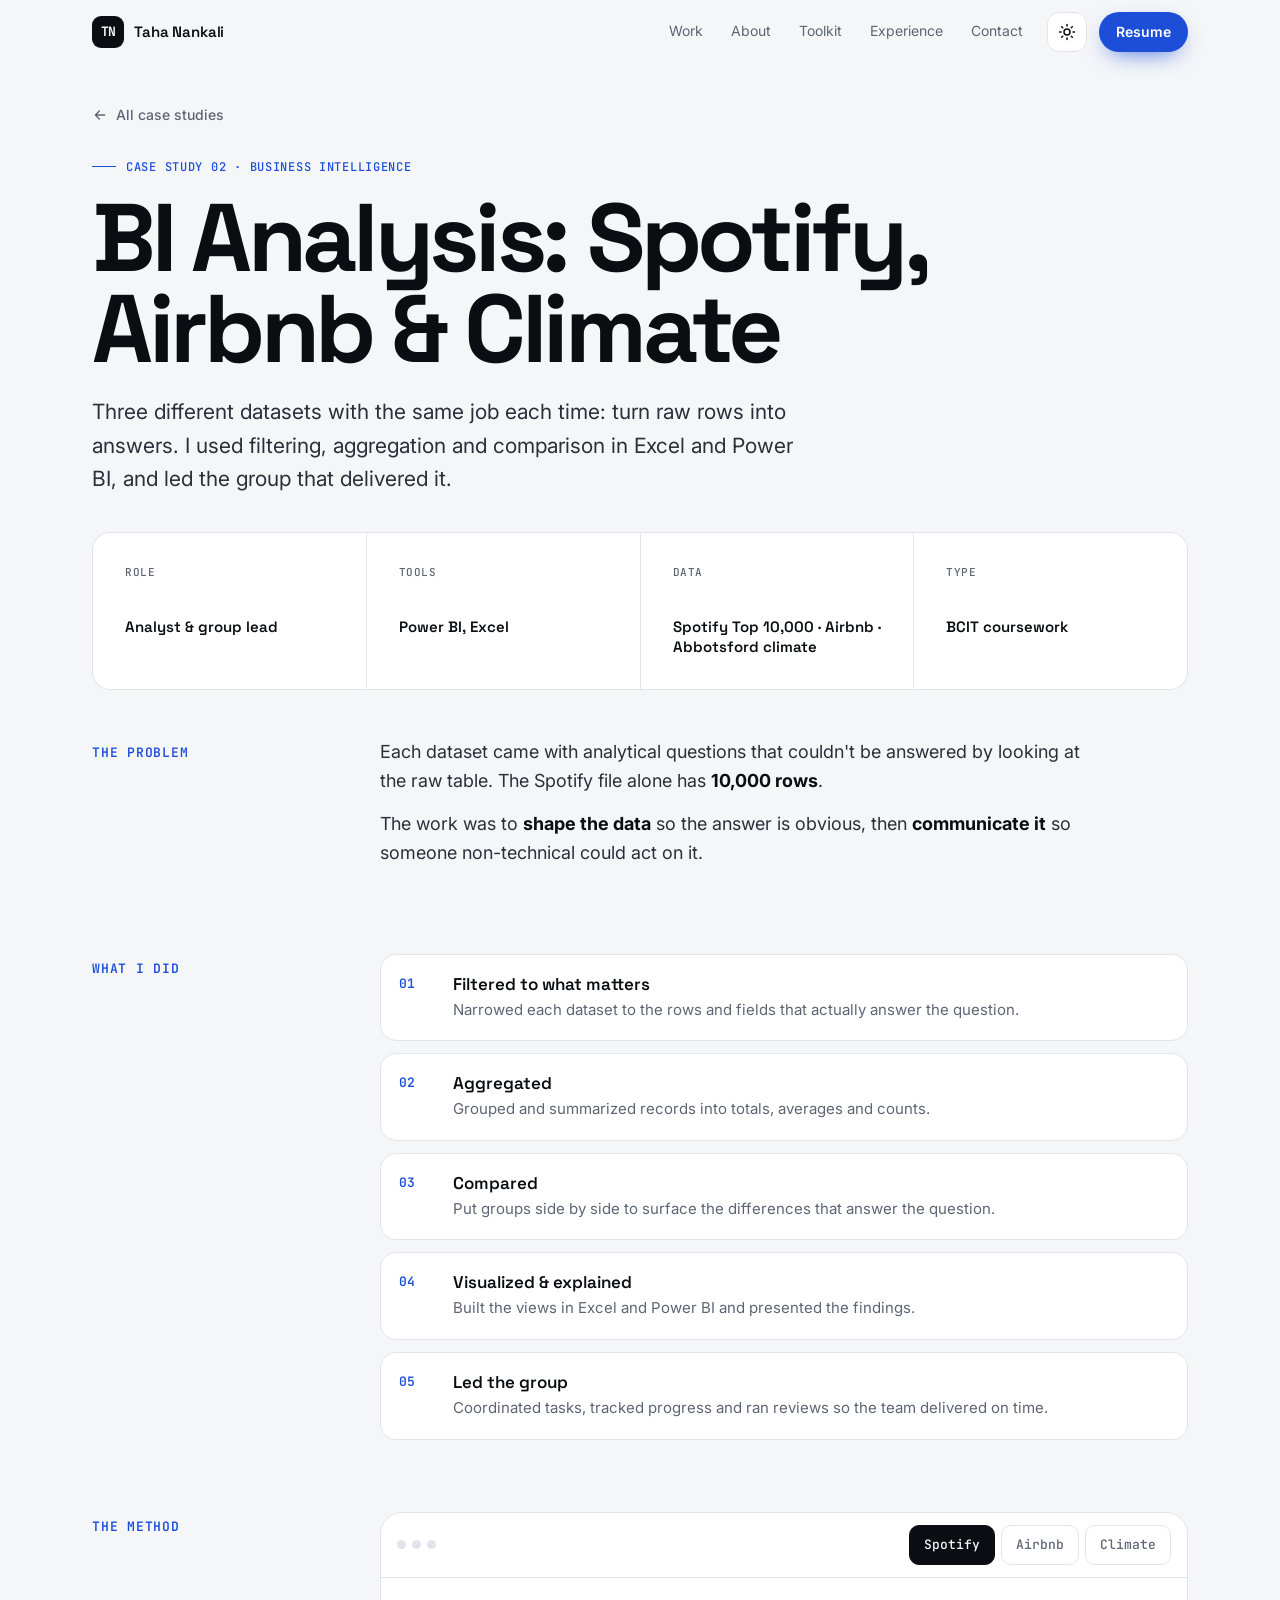
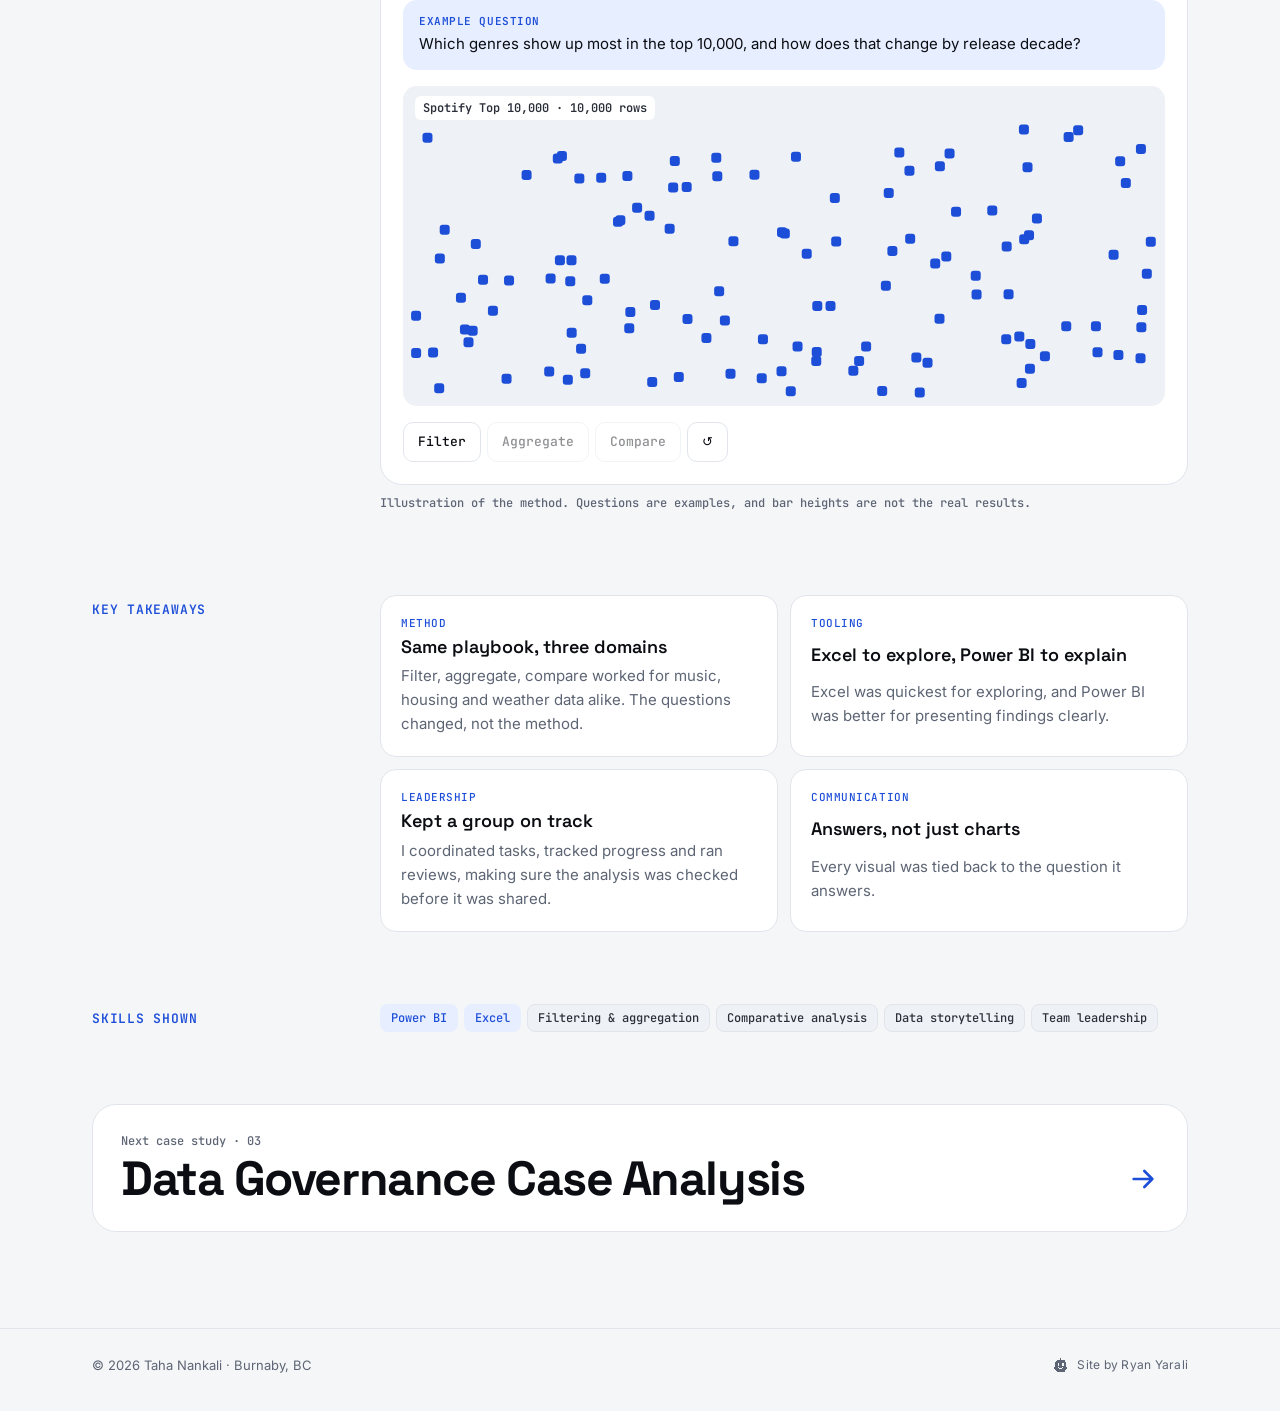
<file: projects/bi-analysis.html>
<!doctype html>
<html lang="en">
<head>
<meta charset="utf-8">
<meta name="viewport" content="width=device-width, initial-scale=1, viewport-fit=cover">
<!-- Preview on ryanyarali.com only: keep it out of search. Remove this
     tag when the site moves to Taha's own domain. -->
<meta name="robots" content="noindex, nofollow" />
<meta name="color-scheme" content="light dark">
<script>
  document.documentElement.classList.add('js');
  try { document.querySelector('meta[name="color-scheme"]').content = localStorage.getItem('color-scheme') ?? 'light dark'; } catch {}
</script>
<title>BI Analysis: Spotify, Airbnb &amp; Climate · Taha Nankali</title>
<meta name="description" content="Case study: answering analytical questions across Spotify Top 10,000, Airbnb and climate datasets with Excel and Power BI.">
<meta property="og:title" content="BI Analysis: Spotify, Airbnb &amp; Climate · Taha Nankali">
<meta property="og:description" content="Power BI + Excel case study: filter, aggregate, compare across three datasets.">
<meta name="theme-color" media="(prefers-color-scheme: light)" content="#f5f6f8">
<meta name="theme-color" media="(prefers-color-scheme: dark)" content="#090b10">
<link rel="icon" href="../favicon.svg" type="image/svg+xml">
<link rel="preconnect" href="https://fonts.googleapis.com">
<link rel="preconnect" href="https://fonts.gstatic.com" crossorigin>
<link href="https://fonts.googleapis.com/css2?family=Inter:wght@400;500;600&family=JetBrains+Mono:wght@400;500;600&family=Space+Grotesk:wght@500;600;700&display=swap" rel="stylesheet">
<link rel="stylesheet" href="../assets/css/site.css">
</head>
<body>
<a class="skip" href="#main">Skip to content</a>
<header class="nav">
  <div class="wrap">
    <a class="brand" href="../" aria-label="Taha Nankali, home"><span class="brand-mark">TN</span><span>Taha Nankali</span></a>
    <ul class="nav-links">
      <li><a href="../#work">Work</a></li><li><a href="../#about">About</a></li><li><a href="../#toolkit">Toolkit</a></li><li><a href="../#experience">Experience</a></li><li><a href="../#contact">Contact</a></li>
    </ul>
    <button class="icon-btn theme-toggle" type="button" aria-label="Switch between light and dark theme">
      <svg class="sun" viewBox="0 0 24 24" fill="none" stroke="currentColor" stroke-width="2" stroke-linecap="round" aria-hidden="true"><circle cx="12" cy="12" r="4"/><path d="M12 2v2M12 20v2M4.9 4.9l1.4 1.4M17.7 17.7l1.4 1.4M2 12h2M20 12h2M4.9 19.1l1.4-1.4M17.7 6.3l1.4-1.4"/></svg>
      <svg class="moon" viewBox="0 0 24 24" fill="none" stroke="currentColor" stroke-width="2" stroke-linecap="round" stroke-linejoin="round" aria-hidden="true"><path d="M20.5 14.5A8.5 8.5 0 0 1 9.5 3.5a8.5 8.5 0 1 0 11 11z"/></svg>
    </button>
    <a class="btn btn-primary btn-sm" href="../assets/Taha-Nankali-Resume.pdf" target="_blank" rel="noopener">Resume</a>
    <button class="icon-btn menu-btn" type="button" aria-expanded="false" aria-controls="mobile-menu" aria-label="Open menu"><span class="burger"><span></span><span></span></span></button>
  </div>
</header>
<nav class="mobile-menu" id="mobile-menu" aria-label="Mobile">
  <a href="../#work">Work <small>01</small></a><a href="../#about">About <small>02</small></a><a href="../#toolkit">Toolkit <small>03</small></a><a href="../#experience">Experience <small>04</small></a><a href="../#contact">Contact <small>05</small></a>
  <a class="btn btn-primary" href="../assets/Taha-Nankali-Resume.pdf" target="_blank" rel="noopener">Download resume</a>
</nav>

<main id="main">
  <section class="cs-hero">
    <div class="wrap">
      <a class="back" href="../#work"><svg viewBox="0 0 24 24" fill="none" stroke="currentColor" stroke-width="2" stroke-linecap="round" stroke-linejoin="round" aria-hidden="true"><path d="M19 12H5M11 18l-6-6 6-6"/></svg>All case studies</a>
      <div class="eyebrow" style="margin-top:28px">Case study 02 · Business intelligence</div>
      <h1>BI Analysis: Spotify, Airbnb &amp; Climate</h1>
      <p class="lead">Three different datasets with the same job each time: turn raw rows into answers. I used filtering, aggregation and comparison in Excel and Power BI, and led the group that delivered it.</p>
      <div class="meta">
        <div><div class="k">Role</div><div class="v">Analyst &amp; group lead</div></div>
        <div><div class="k">Tools</div><div class="v">Power BI, Excel</div></div>
        <div><div class="k">Data</div><div class="v">Spotify Top 10,000 · Airbnb · Abbotsford climate</div></div>
        <div><div class="k">Type</div><div class="v">BCIT coursework</div></div>
      </div>
    </div>
  </section>

  <div class="wrap cs-body">
    <div class="cs-block rv">
      <h2>The problem</h2>
      <div class="prose">
        <p>Each dataset came with analytical questions that couldn't be answered by looking at the raw table. The Spotify file alone has <strong>10,000 rows</strong>.</p>
        <p>The work was to <strong>shape the data</strong> so the answer is obvious, then <strong>communicate it</strong> so someone non-technical could act on it.</p>
      </div>
    </div>

    <div class="cs-block rv">
      <h2>What I did</h2>
      <ol class="did">
        <li><div><b>Filtered to what matters</b><span>Narrowed each dataset to the rows and fields that actually answer the question.</span></div></li>
        <li><div><b>Aggregated</b><span>Grouped and summarized records into totals, averages and counts.</span></div></li>
        <li><div><b>Compared</b><span>Put groups side by side to surface the differences that answer the question.</span></div></li>
        <li><div><b>Visualized &amp; explained</b><span>Built the views in Excel and Power BI and presented the findings.</span></div></li>
        <li><div><b>Led the group</b><span>Coordinated tasks, tracked progress and ran reviews so the team delivered on time.</span></div></li>
      </ol>
    </div>

    <div class="cs-block rv">
      <h2>The method</h2>
      <div>
        <div class="lab">
          <div class="lab-bar">
            <span class="dots" aria-hidden="true"><i></i><i></i><i></i></span>
            <div class="seg" role="tablist" aria-label="Dataset">
              <button type="button" role="tab" aria-selected="true" data-ds="0">Spotify</button>
              <button type="button" role="tab" aria-selected="false" data-ds="1">Airbnb</button>
              <button type="button" role="tab" aria-selected="false" data-ds="2">Climate</button>
            </div>
          </div>
          <div class="lab-body">
            <div class="q" id="question" aria-live="polite"></div>
            <div class="dotfield" id="field" role="img" aria-label="Illustration of rows being filtered, aggregated into groups and compared">
              <span class="count" id="count"></span>
              <div class="lbls" id="lbls"></div>
            </div>
            <div style="display:flex;justify-content:space-between;gap:12px;flex-wrap:wrap;align-items:center">
              <div class="seg" role="group" aria-label="Operation">
                <button type="button" data-op="filter">Filter</button>
                <button type="button" data-op="aggregate" disabled>Aggregate</button>
                <button type="button" data-op="compare" disabled>Compare</button>
                <button type="button" data-op="reset" aria-label="Reset">↺</button>
              </div>
              <div class="legend" id="legend" hidden><span><i></i><span id="lg-a"></span></span><span><i class="b"></i><span id="lg-b"></span></span></div>
            </div>
          </div>
        </div>
        <p class="caption">Illustration of the method. Questions are examples, and bar heights are not the real results.</p>
      </div>
    </div>

    <div class="cs-block rv">
      <h2>Key takeaways</h2>
      <div class="findings">
        <div class="finding"><span class="k">Method</span><b>Same playbook, three domains</b><span>Filter, aggregate, compare worked for music, housing and weather data alike. The questions changed, not the method.</span></div>
        <div class="finding"><span class="k">Tooling</span><b>Excel to explore, Power BI to explain</b><span>Excel was quickest for exploring, and Power BI was better for presenting findings clearly.</span></div>
        <div class="finding"><span class="k">Leadership</span><b>Kept a group on track</b><span>I coordinated tasks, tracked progress and ran reviews, making sure the analysis was checked before it was shared.</span></div>
        <div class="finding"><span class="k">Communication</span><b>Answers, not just charts</b><span>Every visual was tied back to the question it answers.</span></div>
      </div>
    </div>

    <!-- Screenshots: drop images in assets/img/ and uncomment.
    <div class="cs-block rv">
      <h2>Visuals</h2>
      <div class="gallery">
        <figure><img src="../assets/img/bi-spotify.png" alt="Power BI report page for the Spotify dataset" loading="lazy" width="1600" height="1000"><figcaption>Spotify Top 10,000 · Power BI</figcaption></figure>
      </div>
    </div> -->

    <div class="cs-block rv">
      <h2>Skills shown</h2>
      <ul class="chips"><li class="chip acc">Power BI</li><li class="chip acc">Excel</li><li class="chip">Filtering &amp; aggregation</li><li class="chip">Comparative analysis</li><li class="chip">Data storytelling</li><li class="chip">Team leadership</li></ul>
    </div>

    <a class="next rv" href="data-governance.html">
      <span class="k">Next case study · 03</span>
      <b>Data Governance Case Analysis <svg viewBox="0 0 24 24" fill="none" stroke="currentColor" stroke-width="2" stroke-linecap="round" stroke-linejoin="round" aria-hidden="true"><path d="M5 12h14M13 6l6 6-6 6"/></svg></b>
    </a>
  </div>
</main>

<footer class="foot">
  <div class="wrap"><span>© <span data-year>2026</span> Taha Nankali · Burnaby, BC</span><a class="ryc-link" href="https://ryanyarali.com/?ref=taha-portfolio" target="_blank" rel="noopener"><svg class="ryc-px" viewBox="2 5 16 16" aria-hidden="true" focusable="false" shape-rendering="crispEdges"><g class="ryc-rest" fill="currentColor"><rect x="9" y="5" width="1.02" height="1.02"/><rect x="9" y="6" width="1.02" height="1.02"/><rect x="5" y="7" width="1.02" height="1.02"/><rect x="6" y="7" width="1.02" height="1.02"/><rect x="7" y="7" width="1.02" height="1.02"/><rect x="8" y="7" width="1.02" height="1.02"/><rect x="9" y="7" width="1.02" height="1.02"/><rect x="10" y="7" width="1.02" height="1.02"/><rect x="11" y="7" width="1.02" height="1.02"/><rect x="12" y="7" width="1.02" height="1.02"/><rect x="13" y="7" width="1.02" height="1.02"/><rect x="4" y="8" width="1.02" height="1.02"/><rect x="5" y="8" width="1.02" height="1.02"/><rect x="6" y="8" width="1.02" height="1.02"/><rect x="7" y="8" width="1.02" height="1.02"/><rect x="8" y="8" width="1.02" height="1.02"/><rect x="9" y="8" width="1.02" height="1.02"/><rect x="10" y="8" width="1.02" height="1.02"/><rect x="11" y="8" width="1.02" height="1.02"/><rect x="12" y="8" width="1.02" height="1.02"/><rect x="13" y="8" width="1.02" height="1.02"/><rect x="14" y="8" width="1.02" height="1.02"/><rect x="3" y="9" width="1.02" height="1.02"/><rect x="4" y="9" width="1.02" height="1.02"/><rect x="5" y="9" width="1.02" height="1.02"/><rect x="6" y="9" width="1.02" height="1.02"/><rect x="7" y="9" width="1.02" height="1.02"/><rect x="8" y="9" width="1.02" height="1.02"/><rect x="9" y="9" width="1.02" height="1.02"/><rect x="10" y="9" width="1.02" height="1.02"/><rect x="11" y="9" width="1.02" height="1.02"/><rect x="12" y="9" width="1.02" height="1.02"/><rect x="13" y="9" width="1.02" height="1.02"/><rect x="14" y="9" width="1.02" height="1.02"/><rect x="15" y="9" width="1.02" height="1.02"/><rect x="3" y="10" width="1.02" height="1.02"/><rect x="4" y="10" width="1.02" height="1.02"/><rect x="5" y="10" width="1.02" height="1.02"/><rect x="6" y="10" width="1.02" height="1.02"/><rect x="7" y="10" width="1.02" height="1.02"/><rect x="8" y="10" width="1.02" height="1.02"/><rect x="9" y="10" width="1.02" height="1.02"/><rect x="10" y="10" width="1.02" height="1.02"/><rect x="11" y="10" width="1.02" height="1.02"/><rect x="12" y="10" width="1.02" height="1.02"/><rect x="13" y="10" width="1.02" height="1.02"/><rect x="14" y="10" width="1.02" height="1.02"/><rect x="15" y="10" width="1.02" height="1.02"/><rect x="3" y="11" width="1.02" height="1.02"/><rect x="4" y="11" width="1.02" height="1.02"/><rect x="5" y="11" width="1.02" height="1.02"/><rect x="8" y="11" width="1.02" height="1.02"/><rect x="9" y="11" width="1.02" height="1.02"/><rect x="10" y="11" width="1.02" height="1.02"/><rect x="13" y="11" width="1.02" height="1.02"/><rect x="14" y="11" width="1.02" height="1.02"/><rect x="15" y="11" width="1.02" height="1.02"/><rect x="3" y="12" width="1.02" height="1.02"/><rect x="4" y="12" width="1.02" height="1.02"/><rect x="5" y="12" width="1.02" height="1.02"/><rect x="8" y="12" width="1.02" height="1.02"/><rect x="9" y="12" width="1.02" height="1.02"/><rect x="10" y="12" width="1.02" height="1.02"/><rect x="13" y="12" width="1.02" height="1.02"/><rect x="14" y="12" width="1.02" height="1.02"/><rect x="15" y="12" width="1.02" height="1.02"/><rect x="3" y="13" width="1.02" height="1.02"/><rect x="4" y="13" width="1.02" height="1.02"/><rect x="5" y="13" width="1.02" height="1.02"/><rect x="8" y="13" width="1.02" height="1.02"/><rect x="9" y="13" width="1.02" height="1.02"/><rect x="10" y="13" width="1.02" height="1.02"/><rect x="13" y="13" width="1.02" height="1.02"/><rect x="14" y="13" width="1.02" height="1.02"/><rect x="15" y="13" width="1.02" height="1.02"/><rect x="3" y="14" width="1.02" height="1.02"/><rect x="4" y="14" width="1.02" height="1.02"/><rect x="5" y="14" width="1.02" height="1.02"/><rect x="6" y="14" width="1.02" height="1.02"/><rect x="7" y="14" width="1.02" height="1.02"/><rect x="8" y="14" width="1.02" height="1.02"/><rect x="9" y="14" width="1.02" height="1.02"/><rect x="10" y="14" width="1.02" height="1.02"/><rect x="11" y="14" width="1.02" height="1.02"/><rect x="12" y="14" width="1.02" height="1.02"/><rect x="13" y="14" width="1.02" height="1.02"/><rect x="14" y="14" width="1.02" height="1.02"/><rect x="15" y="14" width="1.02" height="1.02"/><rect x="3" y="15" width="1.02" height="1.02"/><rect x="4" y="15" width="1.02" height="1.02"/><rect x="5" y="15" width="1.02" height="1.02"/><rect x="6" y="15" width="1.02" height="1.02"/><rect x="8" y="15" width="1.02" height="1.02"/><rect x="9" y="15" width="1.02" height="1.02"/><rect x="10" y="15" width="1.02" height="1.02"/><rect x="12" y="15" width="1.02" height="1.02"/><rect x="13" y="15" width="1.02" height="1.02"/><rect x="14" y="15" width="1.02" height="1.02"/><rect x="15" y="15" width="1.02" height="1.02"/><rect x="3" y="16" width="1.02" height="1.02"/><rect x="4" y="16" width="1.02" height="1.02"/><rect x="5" y="16" width="1.02" height="1.02"/><rect x="6" y="16" width="1.02" height="1.02"/><rect x="7" y="16" width="1.02" height="1.02"/><rect x="11" y="16" width="1.02" height="1.02"/><rect x="12" y="16" width="1.02" height="1.02"/><rect x="13" y="16" width="1.02" height="1.02"/><rect x="14" y="16" width="1.02" height="1.02"/><rect x="15" y="16" width="1.02" height="1.02"/><rect x="3" y="17" width="1.02" height="1.02"/><rect x="4" y="17" width="1.02" height="1.02"/><rect x="5" y="17" width="1.02" height="1.02"/><rect x="6" y="17" width="1.02" height="1.02"/><rect x="7" y="17" width="1.02" height="1.02"/><rect x="8" y="17" width="1.02" height="1.02"/><rect x="9" y="17" width="1.02" height="1.02"/><rect x="10" y="17" width="1.02" height="1.02"/><rect x="11" y="17" width="1.02" height="1.02"/><rect x="12" y="17" width="1.02" height="1.02"/><rect x="13" y="17" width="1.02" height="1.02"/><rect x="14" y="17" width="1.02" height="1.02"/><rect x="15" y="17" width="1.02" height="1.02"/><rect x="3" y="18" width="1.02" height="1.02"/><rect x="4" y="18" width="1.02" height="1.02"/><rect x="5" y="18" width="1.02" height="1.02"/><rect x="6" y="18" width="1.02" height="1.02"/><rect x="7" y="18" width="1.02" height="1.02"/><rect x="8" y="18" width="1.02" height="1.02"/><rect x="9" y="18" width="1.02" height="1.02"/><rect x="10" y="18" width="1.02" height="1.02"/><rect x="11" y="18" width="1.02" height="1.02"/><rect x="12" y="18" width="1.02" height="1.02"/><rect x="13" y="18" width="1.02" height="1.02"/><rect x="14" y="18" width="1.02" height="1.02"/><rect x="15" y="18" width="1.02" height="1.02"/><rect x="4" y="19" width="1.02" height="1.02"/><rect x="5" y="19" width="1.02" height="1.02"/><rect x="6" y="19" width="1.02" height="1.02"/><rect x="7" y="19" width="1.02" height="1.02"/><rect x="8" y="19" width="1.02" height="1.02"/><rect x="9" y="19" width="1.02" height="1.02"/><rect x="10" y="19" width="1.02" height="1.02"/><rect x="11" y="19" width="1.02" height="1.02"/><rect x="12" y="19" width="1.02" height="1.02"/><rect x="13" y="19" width="1.02" height="1.02"/><rect x="14" y="19" width="1.02" height="1.02"/><rect x="5" y="20" width="1.02" height="1.02"/><rect x="6" y="20" width="1.02" height="1.02"/><rect x="7" y="20" width="1.02" height="1.02"/><rect x="8" y="20" width="1.02" height="1.02"/><rect x="9" y="20" width="1.02" height="1.02"/><rect x="10" y="20" width="1.02" height="1.02"/><rect x="11" y="20" width="1.02" height="1.02"/><rect x="12" y="20" width="1.02" height="1.02"/><rect x="13" y="20" width="1.02" height="1.02"/><rect x="2" y="15" width="1.02" height="1.02"/><rect x="2" y="16" width="1.02" height="1.02"/><rect x="16" y="15" width="1.02" height="1.02"/><rect x="16" y="16" width="1.02" height="1.02"/></g><g class="ryc-hi"><rect x="9" y="5" width="1.02" height="1.02" fill="#7f9bff"/><rect x="9" y="6" width="1.02" height="1.02" fill="#1638b8"/><rect x="5" y="7" width="1.02" height="1.02" fill="#0a1240"/><rect x="6" y="7" width="1.02" height="1.02" fill="#0a1240"/><rect x="7" y="7" width="1.02" height="1.02" fill="#0a1240"/><rect x="8" y="7" width="1.02" height="1.02" fill="#0a1240"/><rect x="9" y="7" width="1.02" height="1.02" fill="#0a1240"/><rect x="10" y="7" width="1.02" height="1.02" fill="#0a1240"/><rect x="11" y="7" width="1.02" height="1.02" fill="#0a1240"/><rect x="12" y="7" width="1.02" height="1.02" fill="#0a1240"/><rect x="13" y="7" width="1.02" height="1.02" fill="#0a1240"/><rect x="4" y="8" width="1.02" height="1.02" fill="#0a1240"/><rect x="5" y="8" width="1.02" height="1.02" fill="#7f9bff"/><rect x="6" y="8" width="1.02" height="1.02" fill="#7f9bff"/><rect x="7" y="8" width="1.02" height="1.02" fill="#7f9bff"/><rect x="8" y="8" width="1.02" height="1.02" fill="#7f9bff"/><rect x="9" y="8" width="1.02" height="1.02" fill="#7f9bff"/><rect x="10" y="8" width="1.02" height="1.02" fill="#7f9bff"/><rect x="11" y="8" width="1.02" height="1.02" fill="#7f9bff"/><rect x="12" y="8" width="1.02" height="1.02" fill="#7f9bff"/><rect x="13" y="8" width="1.02" height="1.02" fill="#2450f5"/><rect x="14" y="8" width="1.02" height="1.02" fill="#0a1240"/><rect x="3" y="9" width="1.02" height="1.02" fill="#0a1240"/><rect x="4" y="9" width="1.02" height="1.02" fill="#7f9bff"/><rect x="5" y="9" width="1.02" height="1.02" fill="#2450f5"/><rect x="6" y="9" width="1.02" height="1.02" fill="#2450f5"/><rect x="7" y="9" width="1.02" height="1.02" fill="#2450f5"/><rect x="8" y="9" width="1.02" height="1.02" fill="#2450f5"/><rect x="9" y="9" width="1.02" height="1.02" fill="#2450f5"/><rect x="10" y="9" width="1.02" height="1.02" fill="#2450f5"/><rect x="11" y="9" width="1.02" height="1.02" fill="#2450f5"/><rect x="12" y="9" width="1.02" height="1.02" fill="#2450f5"/><rect x="13" y="9" width="1.02" height="1.02" fill="#2450f5"/><rect x="14" y="9" width="1.02" height="1.02" fill="#1638b8"/><rect x="15" y="9" width="1.02" height="1.02" fill="#0a1240"/><rect x="3" y="10" width="1.02" height="1.02" fill="#0a1240"/><rect x="4" y="10" width="1.02" height="1.02" fill="#7f9bff"/><rect x="5" y="10" width="1.02" height="1.02" fill="#2450f5"/><rect x="6" y="10" width="1.02" height="1.02" fill="#2450f5"/><rect x="7" y="10" width="1.02" height="1.02" fill="#2450f5"/><rect x="8" y="10" width="1.02" height="1.02" fill="#2450f5"/><rect x="9" y="10" width="1.02" height="1.02" fill="#2450f5"/><rect x="10" y="10" width="1.02" height="1.02" fill="#2450f5"/><rect x="11" y="10" width="1.02" height="1.02" fill="#2450f5"/><rect x="12" y="10" width="1.02" height="1.02" fill="#2450f5"/><rect x="13" y="10" width="1.02" height="1.02" fill="#2450f5"/><rect x="14" y="10" width="1.02" height="1.02" fill="#1638b8"/><rect x="15" y="10" width="1.02" height="1.02" fill="#0a1240"/><rect x="3" y="11" width="1.02" height="1.02" fill="#0a1240"/><rect x="4" y="11" width="1.02" height="1.02" fill="#2450f5"/><rect x="5" y="11" width="1.02" height="1.02" fill="#2450f5"/><rect x="6" y="11" width="1.02" height="1.02" fill="#2450f5"/><rect x="7" y="11" width="1.02" height="1.02" fill="#2450f5"/><rect x="8" y="11" width="1.02" height="1.02" fill="#2450f5"/><rect x="9" y="11" width="1.02" height="1.02" fill="#2450f5"/><rect x="10" y="11" width="1.02" height="1.02" fill="#2450f5"/><rect x="11" y="11" width="1.02" height="1.02" fill="#2450f5"/><rect x="12" y="11" width="1.02" height="1.02" fill="#2450f5"/><rect x="13" y="11" width="1.02" height="1.02" fill="#2450f5"/><rect x="14" y="11" width="1.02" height="1.02" fill="#1638b8"/><rect x="15" y="11" width="1.02" height="1.02" fill="#0a1240"/><rect x="3" y="12" width="1.02" height="1.02" fill="#0a1240"/><rect x="4" y="12" width="1.02" height="1.02" fill="#2450f5"/><rect x="5" y="12" width="1.02" height="1.02" fill="#2450f5"/><rect x="6" y="12" width="1.02" height="1.02" fill="#2450f5"/><rect x="7" y="12" width="1.02" height="1.02" fill="#2450f5"/><rect x="8" y="12" width="1.02" height="1.02" fill="#2450f5"/><rect x="9" y="12" width="1.02" height="1.02" fill="#2450f5"/><rect x="10" y="12" width="1.02" height="1.02" fill="#2450f5"/><rect x="11" y="12" width="1.02" height="1.02" fill="#2450f5"/><rect x="12" y="12" width="1.02" height="1.02" fill="#2450f5"/><rect x="13" y="12" width="1.02" height="1.02" fill="#2450f5"/><rect x="14" y="12" width="1.02" height="1.02" fill="#1638b8"/><rect x="15" y="12" width="1.02" height="1.02" fill="#0a1240"/><rect x="3" y="13" width="1.02" height="1.02" fill="#0a1240"/><rect x="4" y="13" width="1.02" height="1.02" fill="#2450f5"/><rect x="5" y="13" width="1.02" height="1.02" fill="#2450f5"/><rect x="6" y="13" width="1.02" height="1.02" fill="#2450f5"/><rect x="7" y="13" width="1.02" height="1.02" fill="#2450f5"/><rect x="8" y="13" width="1.02" height="1.02" fill="#2450f5"/><rect x="9" y="13" width="1.02" height="1.02" fill="#2450f5"/><rect x="10" y="13" width="1.02" height="1.02" fill="#2450f5"/><rect x="11" y="13" width="1.02" height="1.02" fill="#2450f5"/><rect x="12" y="13" width="1.02" height="1.02" fill="#2450f5"/><rect x="13" y="13" width="1.02" height="1.02" fill="#2450f5"/><rect x="14" y="13" width="1.02" height="1.02" fill="#1638b8"/><rect x="15" y="13" width="1.02" height="1.02" fill="#0a1240"/><rect x="3" y="14" width="1.02" height="1.02" fill="#0a1240"/><rect x="4" y="14" width="1.02" height="1.02" fill="#2450f5"/><rect x="5" y="14" width="1.02" height="1.02" fill="#2450f5"/><rect x="6" y="14" width="1.02" height="1.02" fill="#2450f5"/><rect x="7" y="14" width="1.02" height="1.02" fill="#2450f5"/><rect x="8" y="14" width="1.02" height="1.02" fill="#2450f5"/><rect x="9" y="14" width="1.02" height="1.02" fill="#2450f5"/><rect x="10" y="14" width="1.02" height="1.02" fill="#2450f5"/><rect x="11" y="14" width="1.02" height="1.02" fill="#2450f5"/><rect x="12" y="14" width="1.02" height="1.02" fill="#2450f5"/><rect x="13" y="14" width="1.02" height="1.02" fill="#2450f5"/><rect x="14" y="14" width="1.02" height="1.02" fill="#1638b8"/><rect x="15" y="14" width="1.02" height="1.02" fill="#0a1240"/><rect x="3" y="15" width="1.02" height="1.02" fill="#0a1240"/><rect x="4" y="15" width="1.02" height="1.02" fill="#2450f5"/><rect x="5" y="15" width="1.02" height="1.02" fill="#2450f5"/><rect x="6" y="15" width="1.02" height="1.02" fill="#2450f5"/><rect x="7" y="15" width="1.02" height="1.02" fill="#2450f5"/><rect x="8" y="15" width="1.02" height="1.02" fill="#2450f5"/><rect x="9" y="15" width="1.02" height="1.02" fill="#2450f5"/><rect x="10" y="15" width="1.02" height="1.02" fill="#2450f5"/><rect x="11" y="15" width="1.02" height="1.02" fill="#2450f5"/><rect x="12" y="15" width="1.02" height="1.02" fill="#2450f5"/><rect x="13" y="15" width="1.02" height="1.02" fill="#2450f5"/><rect x="14" y="15" width="1.02" height="1.02" fill="#1638b8"/><rect x="15" y="15" width="1.02" height="1.02" fill="#0a1240"/><rect x="3" y="16" width="1.02" height="1.02" fill="#0a1240"/><rect x="4" y="16" width="1.02" height="1.02" fill="#2450f5"/><rect x="5" y="16" width="1.02" height="1.02" fill="#2450f5"/><rect x="6" y="16" width="1.02" height="1.02" fill="#2450f5"/><rect x="7" y="16" width="1.02" height="1.02" fill="#2450f5"/><rect x="8" y="16" width="1.02" height="1.02" fill="#2450f5"/><rect x="9" y="16" width="1.02" height="1.02" fill="#2450f5"/><rect x="10" y="16" width="1.02" height="1.02" fill="#2450f5"/><rect x="11" y="16" width="1.02" height="1.02" fill="#2450f5"/><rect x="12" y="16" width="1.02" height="1.02" fill="#2450f5"/><rect x="13" y="16" width="1.02" height="1.02" fill="#2450f5"/><rect x="14" y="16" width="1.02" height="1.02" fill="#1638b8"/><rect x="15" y="16" width="1.02" height="1.02" fill="#0a1240"/><rect x="3" y="17" width="1.02" height="1.02" fill="#0a1240"/><rect x="4" y="17" width="1.02" height="1.02" fill="#2450f5"/><rect x="5" y="17" width="1.02" height="1.02" fill="#2450f5"/><rect x="6" y="17" width="1.02" height="1.02" fill="#2450f5"/><rect x="7" y="17" width="1.02" height="1.02" fill="#2450f5"/><rect x="8" y="17" width="1.02" height="1.02" fill="#2450f5"/><rect x="9" y="17" width="1.02" height="1.02" fill="#2450f5"/><rect x="10" y="17" width="1.02" height="1.02" fill="#2450f5"/><rect x="11" y="17" width="1.02" height="1.02" fill="#2450f5"/><rect x="12" y="17" width="1.02" height="1.02" fill="#2450f5"/><rect x="13" y="17" width="1.02" height="1.02" fill="#2450f5"/><rect x="14" y="17" width="1.02" height="1.02" fill="#1638b8"/><rect x="15" y="17" width="1.02" height="1.02" fill="#0a1240"/><rect x="3" y="18" width="1.02" height="1.02" fill="#0a1240"/><rect x="4" y="18" width="1.02" height="1.02" fill="#1638b8"/><rect x="5" y="18" width="1.02" height="1.02" fill="#1638b8"/><rect x="6" y="18" width="1.02" height="1.02" fill="#2450f5"/><rect x="7" y="18" width="1.02" height="1.02" fill="#2450f5"/><rect x="8" y="18" width="1.02" height="1.02" fill="#2450f5"/><rect x="9" y="18" width="1.02" height="1.02" fill="#2450f5"/><rect x="10" y="18" width="1.02" height="1.02" fill="#2450f5"/><rect x="11" y="18" width="1.02" height="1.02" fill="#2450f5"/><rect x="12" y="18" width="1.02" height="1.02" fill="#2450f5"/><rect x="13" y="18" width="1.02" height="1.02" fill="#1638b8"/><rect x="14" y="18" width="1.02" height="1.02" fill="#1638b8"/><rect x="15" y="18" width="1.02" height="1.02" fill="#0a1240"/><rect x="4" y="19" width="1.02" height="1.02" fill="#0a1240"/><rect x="5" y="19" width="1.02" height="1.02" fill="#1638b8"/><rect x="6" y="19" width="1.02" height="1.02" fill="#1638b8"/><rect x="7" y="19" width="1.02" height="1.02" fill="#1638b8"/><rect x="8" y="19" width="1.02" height="1.02" fill="#1638b8"/><rect x="9" y="19" width="1.02" height="1.02" fill="#1638b8"/><rect x="10" y="19" width="1.02" height="1.02" fill="#1638b8"/><rect x="11" y="19" width="1.02" height="1.02" fill="#1638b8"/><rect x="12" y="19" width="1.02" height="1.02" fill="#1638b8"/><rect x="13" y="19" width="1.02" height="1.02" fill="#1638b8"/><rect x="14" y="19" width="1.02" height="1.02" fill="#0a1240"/><rect x="5" y="20" width="1.02" height="1.02" fill="#0a1240"/><rect x="6" y="20" width="1.02" height="1.02" fill="#0a1240"/><rect x="7" y="20" width="1.02" height="1.02" fill="#0a1240"/><rect x="8" y="20" width="1.02" height="1.02" fill="#0a1240"/><rect x="9" y="20" width="1.02" height="1.02" fill="#0a1240"/><rect x="10" y="20" width="1.02" height="1.02" fill="#0a1240"/><rect x="11" y="20" width="1.02" height="1.02" fill="#0a1240"/><rect x="12" y="20" width="1.02" height="1.02" fill="#0a1240"/><rect x="13" y="20" width="1.02" height="1.02" fill="#0a1240"/><rect x="7" y="15" width="1.02" height="1.02" fill="#0a1030"/><rect x="11" y="15" width="1.02" height="1.02" fill="#0a1030"/><rect x="8" y="16" width="1.02" height="1.02" fill="#0a1030"/><rect x="9" y="16" width="1.02" height="1.02" fill="#0a1030"/><rect x="10" y="16" width="1.02" height="1.02" fill="#0a1030"/><rect x="5" y="13" width="1.02" height="1.02" fill="#0a1030"/><rect x="6" y="12" width="1.02" height="1.02" fill="#0a1030"/><rect x="7" y="12" width="1.02" height="1.02" fill="#0a1030"/><rect x="8" y="13" width="1.02" height="1.02" fill="#0a1030"/><rect x="10" y="13" width="1.02" height="1.02" fill="#0a1030"/><rect x="11" y="12" width="1.02" height="1.02" fill="#0a1030"/><rect x="12" y="12" width="1.02" height="1.02" fill="#0a1030"/><rect x="13" y="13" width="1.02" height="1.02" fill="#0a1030"/><rect x="2" y="15" width="1.02" height="1.02" fill="#2450f5"/><rect x="2" y="16" width="1.02" height="1.02" fill="#2450f5"/><rect x="16" y="10" width="1.02" height="1.02" fill="#2450f5"/><rect x="17" y="9" width="1.02" height="1.02" fill="#2450f5"/><rect x="17" y="8" width="1.02" height="1.02" fill="#2450f5"/></g></svg><span class="ryc-name">Site by Ryan Yarali</span></a></div>
</footer>
<div class="toast" role="status" aria-live="polite"></div>
<script src="../assets/js/site.js" defer></script>
<script src="../assets/js/lab-bi.js" defer></script>
</body>
</html>
</file>
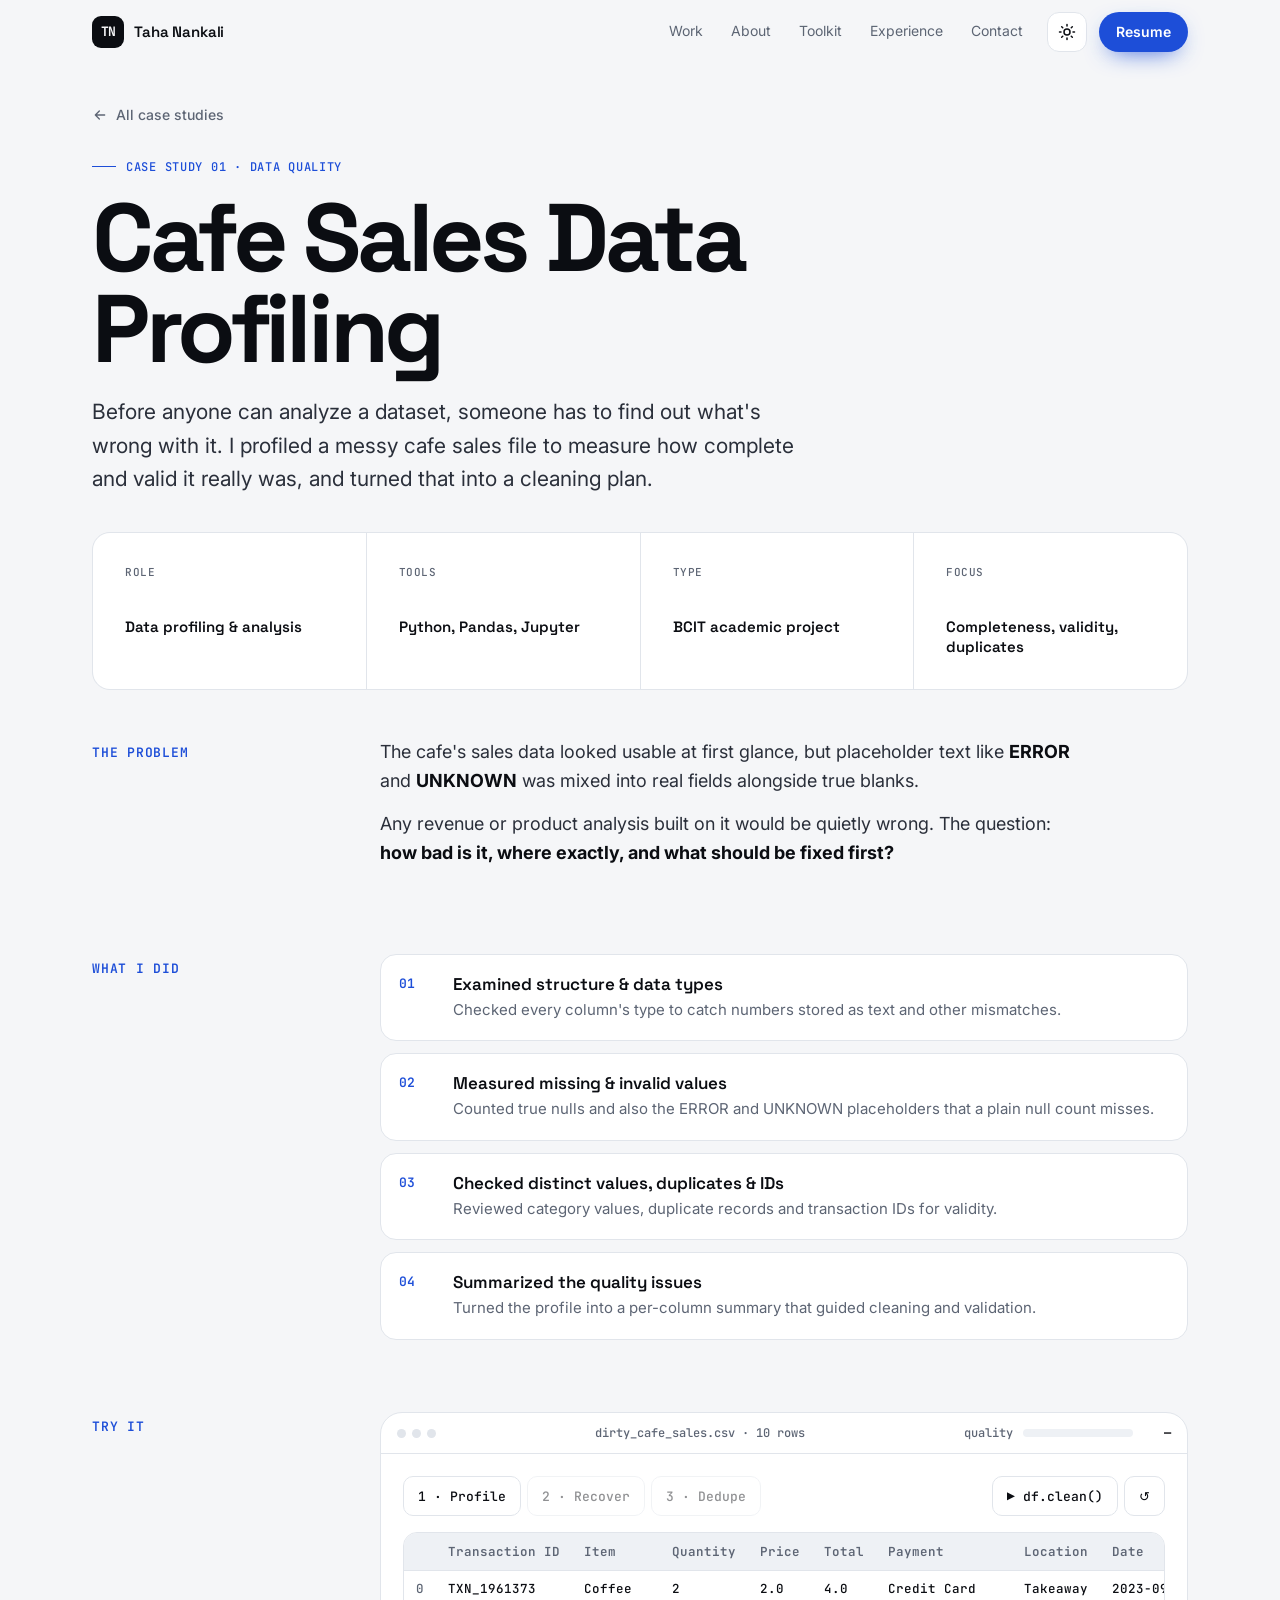
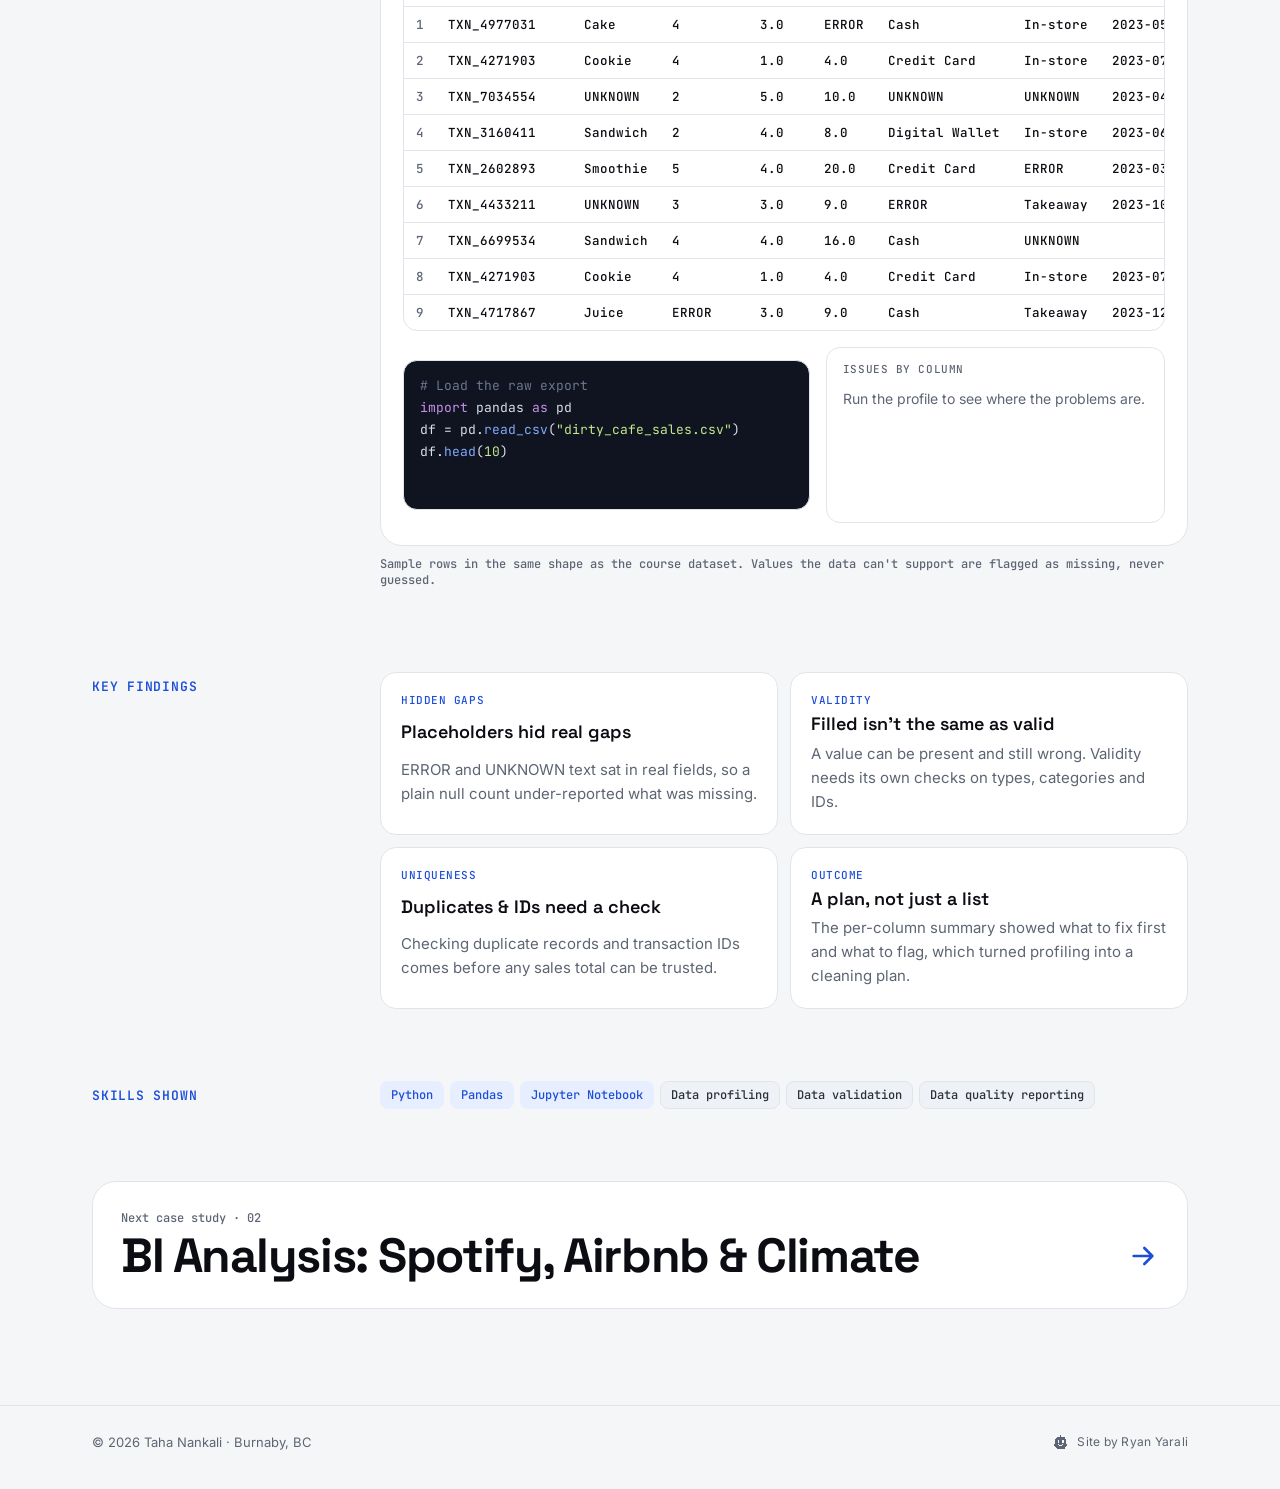
<file: projects/cafe-sales.html>
<!doctype html>
<html lang="en">
<head>
<meta charset="utf-8">
<meta name="viewport" content="width=device-width, initial-scale=1, viewport-fit=cover">
<!-- Preview on ryanyarali.com only: keep it out of search. Remove this
     tag when the site moves to Taha's own domain. -->
<meta name="robots" content="noindex, nofollow" />
<meta name="color-scheme" content="light dark">
<script>
  document.documentElement.classList.add('js');
  try { document.querySelector('meta[name="color-scheme"]').content = localStorage.getItem('color-scheme') ?? 'light dark'; } catch {}
</script>
<title>Cafe Sales Data Profiling · Taha Nankali</title>
<meta name="description" content="Case study: profiling a messy cafe sales dataset in Python and Pandas to measure completeness and validity and guide data cleaning.">
<meta property="og:title" content="Cafe Sales Data Profiling · Taha Nankali">
<meta property="og:description" content="Python + Pandas data-quality case study with an interactive df.clean() demo.">
<meta name="theme-color" media="(prefers-color-scheme: light)" content="#f5f6f8">
<meta name="theme-color" media="(prefers-color-scheme: dark)" content="#090b10">
<link rel="icon" href="../favicon.svg" type="image/svg+xml">
<link rel="preconnect" href="https://fonts.googleapis.com">
<link rel="preconnect" href="https://fonts.gstatic.com" crossorigin>
<link href="https://fonts.googleapis.com/css2?family=Inter:wght@400;500;600&family=JetBrains+Mono:wght@400;500;600&family=Space+Grotesk:wght@500;600;700&display=swap" rel="stylesheet">
<link rel="stylesheet" href="../assets/css/site.css">
</head>
<body>
<a class="skip" href="#main">Skip to content</a>
<header class="nav">
  <div class="wrap">
    <a class="brand" href="../" aria-label="Taha Nankali, home"><span class="brand-mark">TN</span><span>Taha Nankali</span></a>
    <ul class="nav-links">
      <li><a href="../#work">Work</a></li><li><a href="../#about">About</a></li><li><a href="../#toolkit">Toolkit</a></li><li><a href="../#experience">Experience</a></li><li><a href="../#contact">Contact</a></li>
    </ul>
    <button class="icon-btn theme-toggle" type="button" aria-label="Switch between light and dark theme">
      <svg class="sun" viewBox="0 0 24 24" fill="none" stroke="currentColor" stroke-width="2" stroke-linecap="round" aria-hidden="true"><circle cx="12" cy="12" r="4"/><path d="M12 2v2M12 20v2M4.9 4.9l1.4 1.4M17.7 17.7l1.4 1.4M2 12h2M20 12h2M4.9 19.1l1.4-1.4M17.7 6.3l1.4-1.4"/></svg>
      <svg class="moon" viewBox="0 0 24 24" fill="none" stroke="currentColor" stroke-width="2" stroke-linecap="round" stroke-linejoin="round" aria-hidden="true"><path d="M20.5 14.5A8.5 8.5 0 0 1 9.5 3.5a8.5 8.5 0 1 0 11 11z"/></svg>
    </button>
    <a class="btn btn-primary btn-sm" href="../assets/Taha-Nankali-Resume.pdf" target="_blank" rel="noopener">Resume</a>
    <button class="icon-btn menu-btn" type="button" aria-expanded="false" aria-controls="mobile-menu" aria-label="Open menu"><span class="burger"><span></span><span></span></span></button>
  </div>
</header>
<nav class="mobile-menu" id="mobile-menu" aria-label="Mobile">
  <a href="../#work">Work <small>01</small></a><a href="../#about">About <small>02</small></a><a href="../#toolkit">Toolkit <small>03</small></a><a href="../#experience">Experience <small>04</small></a><a href="../#contact">Contact <small>05</small></a>
  <a class="btn btn-primary" href="../assets/Taha-Nankali-Resume.pdf" target="_blank" rel="noopener">Download resume</a>
</nav>

<main id="main">
  <section class="cs-hero">
    <div class="wrap">
      <a class="back" href="../#work"><svg viewBox="0 0 24 24" fill="none" stroke="currentColor" stroke-width="2" stroke-linecap="round" stroke-linejoin="round" aria-hidden="true"><path d="M19 12H5M11 18l-6-6 6-6"/></svg>All case studies</a>
      <div class="eyebrow" style="margin-top:28px">Case study 01 · Data quality</div>
      <h1>Cafe Sales Data Profiling</h1>
      <p class="lead">Before anyone can analyze a dataset, someone has to find out what's wrong with it. I profiled a messy cafe sales file to measure how complete and valid it really was, and turned that into a cleaning plan.</p>
      <div class="meta">
        <div><div class="k">Role</div><div class="v">Data profiling &amp; analysis</div></div>
        <div><div class="k">Tools</div><div class="v">Python, Pandas, Jupyter</div></div>
        <div><div class="k">Type</div><div class="v">BCIT academic project</div></div>
        <div><div class="k">Focus</div><div class="v">Completeness, validity, duplicates</div></div>
      </div>
    </div>
  </section>

  <div class="wrap cs-body">
    <div class="cs-block rv">
      <h2>The problem</h2>
      <div class="prose">
        <p>The cafe's sales data looked usable at first glance, but placeholder text like <strong>ERROR</strong> and <strong>UNKNOWN</strong> was mixed into real fields alongside true blanks.</p>
        <p>Any revenue or product analysis built on it would be quietly wrong. The question: <strong>how bad is it, where exactly, and what should be fixed first?</strong></p>
      </div>
    </div>

    <div class="cs-block rv">
      <h2>What I did</h2>
      <ol class="did">
        <li><div><b>Examined structure &amp; data types</b><span>Checked every column's type to catch numbers stored as text and other mismatches.</span></div></li>
        <li><div><b>Measured missing &amp; invalid values</b><span>Counted true nulls and also the ERROR and UNKNOWN placeholders that a plain null count misses.</span></div></li>
        <li><div><b>Checked distinct values, duplicates &amp; IDs</b><span>Reviewed category values, duplicate records and transaction IDs for validity.</span></div></li>
        <li><div><b>Summarized the quality issues</b><span>Turned the profile into a per-column summary that guided cleaning and validation.</span></div></li>
      </ol>
    </div>

    <div class="cs-block rv">
      <h2>Try it</h2>
      <div>
        <div class="lab" id="lab">
          <div class="lab-bar">
            <span class="dots" aria-hidden="true"><i></i><i></i><i></i></span>
            <span>dirty_cafe_sales.csv · <span id="rows">10</span> rows</span>
            <span class="quality">quality <span class="meter"><i id="meter"></i></span><b id="pct">—</b></span>
          </div>
          <div class="lab-body">
            <div class="seg" role="group" aria-label="Cleaning steps">
              <button type="button" data-step="1">1 · Profile</button>
              <button type="button" data-step="2" disabled>2 · Recover</button>
              <button type="button" data-step="3" disabled>3 · Dedupe</button>
              <button type="button" id="runall" style="margin-left:auto">▶ df.clean()</button>
              <button type="button" id="reset" aria-label="Reset the demo">↺</button>
            </div>
            <div class="tbl-wrap"><table class="df" id="df"></table></div>
            <div class="lab-split">
              <pre class="code" id="code" aria-live="polite"></pre>
              <div class="issues">
                <div class="k"><span>Issues by column</span><span id="issue-total"></span></div>
                <div id="issue-bars"></div>
              </div>
            </div>
          </div>
        </div>
        <p class="caption">Sample rows in the same shape as the course dataset. Values the data can't support are flagged as missing, never guessed.</p>
      </div>
    </div>

    <div class="cs-block rv">
      <h2>Key findings</h2>
      <div class="findings">
        <div class="finding"><span class="k">Hidden gaps</span><b>Placeholders hid real gaps</b><span>ERROR and UNKNOWN text sat in real fields, so a plain null count under-reported what was missing.</span></div>
        <div class="finding"><span class="k">Validity</span><b>Filled isn't the same as valid</b><span>A value can be present and still wrong. Validity needs its own checks on types, categories and IDs.</span></div>
        <div class="finding"><span class="k">Uniqueness</span><b>Duplicates &amp; IDs need a check</b><span>Checking duplicate records and transaction IDs comes before any sales total can be trusted.</span></div>
        <div class="finding"><span class="k">Outcome</span><b>A plan, not just a list</b><span>The per-column summary showed what to fix first and what to flag, which turned profiling into a cleaning plan.</span></div>
      </div>
    </div>

    <!-- Screenshots: drop images in assets/img/ and uncomment.
    <div class="cs-block rv">
      <h2>Visuals</h2>
      <div class="gallery">
        <figure><img src="../assets/img/cafe-notebook.png" alt="Jupyter notebook showing missing value counts per column" loading="lazy" width="1600" height="1000"><figcaption>Missing-value profile in Jupyter</figcaption></figure>
      </div>
    </div> -->

    <div class="cs-block rv">
      <h2>Skills shown</h2>
      <ul class="chips"><li class="chip acc">Python</li><li class="chip acc">Pandas</li><li class="chip acc">Jupyter Notebook</li><li class="chip">Data profiling</li><li class="chip">Data validation</li><li class="chip">Data quality reporting</li></ul>
    </div>

    <a class="next rv" href="bi-analysis.html">
      <span class="k">Next case study · 02</span>
      <b>BI Analysis: Spotify, Airbnb &amp; Climate <svg viewBox="0 0 24 24" fill="none" stroke="currentColor" stroke-width="2" stroke-linecap="round" stroke-linejoin="round" aria-hidden="true"><path d="M5 12h14M13 6l6 6-6 6"/></svg></b>
    </a>
  </div>
</main>

<footer class="foot">
  <div class="wrap"><span>© <span data-year>2026</span> Taha Nankali · Burnaby, BC</span><a class="ryc-link" href="https://ryanyarali.com/?ref=taha-portfolio" target="_blank" rel="noopener"><svg class="ryc-px" viewBox="2 5 16 16" aria-hidden="true" focusable="false" shape-rendering="crispEdges"><g class="ryc-rest" fill="currentColor"><rect x="9" y="5" width="1.02" height="1.02"/><rect x="9" y="6" width="1.02" height="1.02"/><rect x="5" y="7" width="1.02" height="1.02"/><rect x="6" y="7" width="1.02" height="1.02"/><rect x="7" y="7" width="1.02" height="1.02"/><rect x="8" y="7" width="1.02" height="1.02"/><rect x="9" y="7" width="1.02" height="1.02"/><rect x="10" y="7" width="1.02" height="1.02"/><rect x="11" y="7" width="1.02" height="1.02"/><rect x="12" y="7" width="1.02" height="1.02"/><rect x="13" y="7" width="1.02" height="1.02"/><rect x="4" y="8" width="1.02" height="1.02"/><rect x="5" y="8" width="1.02" height="1.02"/><rect x="6" y="8" width="1.02" height="1.02"/><rect x="7" y="8" width="1.02" height="1.02"/><rect x="8" y="8" width="1.02" height="1.02"/><rect x="9" y="8" width="1.02" height="1.02"/><rect x="10" y="8" width="1.02" height="1.02"/><rect x="11" y="8" width="1.02" height="1.02"/><rect x="12" y="8" width="1.02" height="1.02"/><rect x="13" y="8" width="1.02" height="1.02"/><rect x="14" y="8" width="1.02" height="1.02"/><rect x="3" y="9" width="1.02" height="1.02"/><rect x="4" y="9" width="1.02" height="1.02"/><rect x="5" y="9" width="1.02" height="1.02"/><rect x="6" y="9" width="1.02" height="1.02"/><rect x="7" y="9" width="1.02" height="1.02"/><rect x="8" y="9" width="1.02" height="1.02"/><rect x="9" y="9" width="1.02" height="1.02"/><rect x="10" y="9" width="1.02" height="1.02"/><rect x="11" y="9" width="1.02" height="1.02"/><rect x="12" y="9" width="1.02" height="1.02"/><rect x="13" y="9" width="1.02" height="1.02"/><rect x="14" y="9" width="1.02" height="1.02"/><rect x="15" y="9" width="1.02" height="1.02"/><rect x="3" y="10" width="1.02" height="1.02"/><rect x="4" y="10" width="1.02" height="1.02"/><rect x="5" y="10" width="1.02" height="1.02"/><rect x="6" y="10" width="1.02" height="1.02"/><rect x="7" y="10" width="1.02" height="1.02"/><rect x="8" y="10" width="1.02" height="1.02"/><rect x="9" y="10" width="1.02" height="1.02"/><rect x="10" y="10" width="1.02" height="1.02"/><rect x="11" y="10" width="1.02" height="1.02"/><rect x="12" y="10" width="1.02" height="1.02"/><rect x="13" y="10" width="1.02" height="1.02"/><rect x="14" y="10" width="1.02" height="1.02"/><rect x="15" y="10" width="1.02" height="1.02"/><rect x="3" y="11" width="1.02" height="1.02"/><rect x="4" y="11" width="1.02" height="1.02"/><rect x="5" y="11" width="1.02" height="1.02"/><rect x="8" y="11" width="1.02" height="1.02"/><rect x="9" y="11" width="1.02" height="1.02"/><rect x="10" y="11" width="1.02" height="1.02"/><rect x="13" y="11" width="1.02" height="1.02"/><rect x="14" y="11" width="1.02" height="1.02"/><rect x="15" y="11" width="1.02" height="1.02"/><rect x="3" y="12" width="1.02" height="1.02"/><rect x="4" y="12" width="1.02" height="1.02"/><rect x="5" y="12" width="1.02" height="1.02"/><rect x="8" y="12" width="1.02" height="1.02"/><rect x="9" y="12" width="1.02" height="1.02"/><rect x="10" y="12" width="1.02" height="1.02"/><rect x="13" y="12" width="1.02" height="1.02"/><rect x="14" y="12" width="1.02" height="1.02"/><rect x="15" y="12" width="1.02" height="1.02"/><rect x="3" y="13" width="1.02" height="1.02"/><rect x="4" y="13" width="1.02" height="1.02"/><rect x="5" y="13" width="1.02" height="1.02"/><rect x="8" y="13" width="1.02" height="1.02"/><rect x="9" y="13" width="1.02" height="1.02"/><rect x="10" y="13" width="1.02" height="1.02"/><rect x="13" y="13" width="1.02" height="1.02"/><rect x="14" y="13" width="1.02" height="1.02"/><rect x="15" y="13" width="1.02" height="1.02"/><rect x="3" y="14" width="1.02" height="1.02"/><rect x="4" y="14" width="1.02" height="1.02"/><rect x="5" y="14" width="1.02" height="1.02"/><rect x="6" y="14" width="1.02" height="1.02"/><rect x="7" y="14" width="1.02" height="1.02"/><rect x="8" y="14" width="1.02" height="1.02"/><rect x="9" y="14" width="1.02" height="1.02"/><rect x="10" y="14" width="1.02" height="1.02"/><rect x="11" y="14" width="1.02" height="1.02"/><rect x="12" y="14" width="1.02" height="1.02"/><rect x="13" y="14" width="1.02" height="1.02"/><rect x="14" y="14" width="1.02" height="1.02"/><rect x="15" y="14" width="1.02" height="1.02"/><rect x="3" y="15" width="1.02" height="1.02"/><rect x="4" y="15" width="1.02" height="1.02"/><rect x="5" y="15" width="1.02" height="1.02"/><rect x="6" y="15" width="1.02" height="1.02"/><rect x="8" y="15" width="1.02" height="1.02"/><rect x="9" y="15" width="1.02" height="1.02"/><rect x="10" y="15" width="1.02" height="1.02"/><rect x="12" y="15" width="1.02" height="1.02"/><rect x="13" y="15" width="1.02" height="1.02"/><rect x="14" y="15" width="1.02" height="1.02"/><rect x="15" y="15" width="1.02" height="1.02"/><rect x="3" y="16" width="1.02" height="1.02"/><rect x="4" y="16" width="1.02" height="1.02"/><rect x="5" y="16" width="1.02" height="1.02"/><rect x="6" y="16" width="1.02" height="1.02"/><rect x="7" y="16" width="1.02" height="1.02"/><rect x="11" y="16" width="1.02" height="1.02"/><rect x="12" y="16" width="1.02" height="1.02"/><rect x="13" y="16" width="1.02" height="1.02"/><rect x="14" y="16" width="1.02" height="1.02"/><rect x="15" y="16" width="1.02" height="1.02"/><rect x="3" y="17" width="1.02" height="1.02"/><rect x="4" y="17" width="1.02" height="1.02"/><rect x="5" y="17" width="1.02" height="1.02"/><rect x="6" y="17" width="1.02" height="1.02"/><rect x="7" y="17" width="1.02" height="1.02"/><rect x="8" y="17" width="1.02" height="1.02"/><rect x="9" y="17" width="1.02" height="1.02"/><rect x="10" y="17" width="1.02" height="1.02"/><rect x="11" y="17" width="1.02" height="1.02"/><rect x="12" y="17" width="1.02" height="1.02"/><rect x="13" y="17" width="1.02" height="1.02"/><rect x="14" y="17" width="1.02" height="1.02"/><rect x="15" y="17" width="1.02" height="1.02"/><rect x="3" y="18" width="1.02" height="1.02"/><rect x="4" y="18" width="1.02" height="1.02"/><rect x="5" y="18" width="1.02" height="1.02"/><rect x="6" y="18" width="1.02" height="1.02"/><rect x="7" y="18" width="1.02" height="1.02"/><rect x="8" y="18" width="1.02" height="1.02"/><rect x="9" y="18" width="1.02" height="1.02"/><rect x="10" y="18" width="1.02" height="1.02"/><rect x="11" y="18" width="1.02" height="1.02"/><rect x="12" y="18" width="1.02" height="1.02"/><rect x="13" y="18" width="1.02" height="1.02"/><rect x="14" y="18" width="1.02" height="1.02"/><rect x="15" y="18" width="1.02" height="1.02"/><rect x="4" y="19" width="1.02" height="1.02"/><rect x="5" y="19" width="1.02" height="1.02"/><rect x="6" y="19" width="1.02" height="1.02"/><rect x="7" y="19" width="1.02" height="1.02"/><rect x="8" y="19" width="1.02" height="1.02"/><rect x="9" y="19" width="1.02" height="1.02"/><rect x="10" y="19" width="1.02" height="1.02"/><rect x="11" y="19" width="1.02" height="1.02"/><rect x="12" y="19" width="1.02" height="1.02"/><rect x="13" y="19" width="1.02" height="1.02"/><rect x="14" y="19" width="1.02" height="1.02"/><rect x="5" y="20" width="1.02" height="1.02"/><rect x="6" y="20" width="1.02" height="1.02"/><rect x="7" y="20" width="1.02" height="1.02"/><rect x="8" y="20" width="1.02" height="1.02"/><rect x="9" y="20" width="1.02" height="1.02"/><rect x="10" y="20" width="1.02" height="1.02"/><rect x="11" y="20" width="1.02" height="1.02"/><rect x="12" y="20" width="1.02" height="1.02"/><rect x="13" y="20" width="1.02" height="1.02"/><rect x="2" y="15" width="1.02" height="1.02"/><rect x="2" y="16" width="1.02" height="1.02"/><rect x="16" y="15" width="1.02" height="1.02"/><rect x="16" y="16" width="1.02" height="1.02"/></g><g class="ryc-hi"><rect x="9" y="5" width="1.02" height="1.02" fill="#7f9bff"/><rect x="9" y="6" width="1.02" height="1.02" fill="#1638b8"/><rect x="5" y="7" width="1.02" height="1.02" fill="#0a1240"/><rect x="6" y="7" width="1.02" height="1.02" fill="#0a1240"/><rect x="7" y="7" width="1.02" height="1.02" fill="#0a1240"/><rect x="8" y="7" width="1.02" height="1.02" fill="#0a1240"/><rect x="9" y="7" width="1.02" height="1.02" fill="#0a1240"/><rect x="10" y="7" width="1.02" height="1.02" fill="#0a1240"/><rect x="11" y="7" width="1.02" height="1.02" fill="#0a1240"/><rect x="12" y="7" width="1.02" height="1.02" fill="#0a1240"/><rect x="13" y="7" width="1.02" height="1.02" fill="#0a1240"/><rect x="4" y="8" width="1.02" height="1.02" fill="#0a1240"/><rect x="5" y="8" width="1.02" height="1.02" fill="#7f9bff"/><rect x="6" y="8" width="1.02" height="1.02" fill="#7f9bff"/><rect x="7" y="8" width="1.02" height="1.02" fill="#7f9bff"/><rect x="8" y="8" width="1.02" height="1.02" fill="#7f9bff"/><rect x="9" y="8" width="1.02" height="1.02" fill="#7f9bff"/><rect x="10" y="8" width="1.02" height="1.02" fill="#7f9bff"/><rect x="11" y="8" width="1.02" height="1.02" fill="#7f9bff"/><rect x="12" y="8" width="1.02" height="1.02" fill="#7f9bff"/><rect x="13" y="8" width="1.02" height="1.02" fill="#2450f5"/><rect x="14" y="8" width="1.02" height="1.02" fill="#0a1240"/><rect x="3" y="9" width="1.02" height="1.02" fill="#0a1240"/><rect x="4" y="9" width="1.02" height="1.02" fill="#7f9bff"/><rect x="5" y="9" width="1.02" height="1.02" fill="#2450f5"/><rect x="6" y="9" width="1.02" height="1.02" fill="#2450f5"/><rect x="7" y="9" width="1.02" height="1.02" fill="#2450f5"/><rect x="8" y="9" width="1.02" height="1.02" fill="#2450f5"/><rect x="9" y="9" width="1.02" height="1.02" fill="#2450f5"/><rect x="10" y="9" width="1.02" height="1.02" fill="#2450f5"/><rect x="11" y="9" width="1.02" height="1.02" fill="#2450f5"/><rect x="12" y="9" width="1.02" height="1.02" fill="#2450f5"/><rect x="13" y="9" width="1.02" height="1.02" fill="#2450f5"/><rect x="14" y="9" width="1.02" height="1.02" fill="#1638b8"/><rect x="15" y="9" width="1.02" height="1.02" fill="#0a1240"/><rect x="3" y="10" width="1.02" height="1.02" fill="#0a1240"/><rect x="4" y="10" width="1.02" height="1.02" fill="#7f9bff"/><rect x="5" y="10" width="1.02" height="1.02" fill="#2450f5"/><rect x="6" y="10" width="1.02" height="1.02" fill="#2450f5"/><rect x="7" y="10" width="1.02" height="1.02" fill="#2450f5"/><rect x="8" y="10" width="1.02" height="1.02" fill="#2450f5"/><rect x="9" y="10" width="1.02" height="1.02" fill="#2450f5"/><rect x="10" y="10" width="1.02" height="1.02" fill="#2450f5"/><rect x="11" y="10" width="1.02" height="1.02" fill="#2450f5"/><rect x="12" y="10" width="1.02" height="1.02" fill="#2450f5"/><rect x="13" y="10" width="1.02" height="1.02" fill="#2450f5"/><rect x="14" y="10" width="1.02" height="1.02" fill="#1638b8"/><rect x="15" y="10" width="1.02" height="1.02" fill="#0a1240"/><rect x="3" y="11" width="1.02" height="1.02" fill="#0a1240"/><rect x="4" y="11" width="1.02" height="1.02" fill="#2450f5"/><rect x="5" y="11" width="1.02" height="1.02" fill="#2450f5"/><rect x="6" y="11" width="1.02" height="1.02" fill="#2450f5"/><rect x="7" y="11" width="1.02" height="1.02" fill="#2450f5"/><rect x="8" y="11" width="1.02" height="1.02" fill="#2450f5"/><rect x="9" y="11" width="1.02" height="1.02" fill="#2450f5"/><rect x="10" y="11" width="1.02" height="1.02" fill="#2450f5"/><rect x="11" y="11" width="1.02" height="1.02" fill="#2450f5"/><rect x="12" y="11" width="1.02" height="1.02" fill="#2450f5"/><rect x="13" y="11" width="1.02" height="1.02" fill="#2450f5"/><rect x="14" y="11" width="1.02" height="1.02" fill="#1638b8"/><rect x="15" y="11" width="1.02" height="1.02" fill="#0a1240"/><rect x="3" y="12" width="1.02" height="1.02" fill="#0a1240"/><rect x="4" y="12" width="1.02" height="1.02" fill="#2450f5"/><rect x="5" y="12" width="1.02" height="1.02" fill="#2450f5"/><rect x="6" y="12" width="1.02" height="1.02" fill="#2450f5"/><rect x="7" y="12" width="1.02" height="1.02" fill="#2450f5"/><rect x="8" y="12" width="1.02" height="1.02" fill="#2450f5"/><rect x="9" y="12" width="1.02" height="1.02" fill="#2450f5"/><rect x="10" y="12" width="1.02" height="1.02" fill="#2450f5"/><rect x="11" y="12" width="1.02" height="1.02" fill="#2450f5"/><rect x="12" y="12" width="1.02" height="1.02" fill="#2450f5"/><rect x="13" y="12" width="1.02" height="1.02" fill="#2450f5"/><rect x="14" y="12" width="1.02" height="1.02" fill="#1638b8"/><rect x="15" y="12" width="1.02" height="1.02" fill="#0a1240"/><rect x="3" y="13" width="1.02" height="1.02" fill="#0a1240"/><rect x="4" y="13" width="1.02" height="1.02" fill="#2450f5"/><rect x="5" y="13" width="1.02" height="1.02" fill="#2450f5"/><rect x="6" y="13" width="1.02" height="1.02" fill="#2450f5"/><rect x="7" y="13" width="1.02" height="1.02" fill="#2450f5"/><rect x="8" y="13" width="1.02" height="1.02" fill="#2450f5"/><rect x="9" y="13" width="1.02" height="1.02" fill="#2450f5"/><rect x="10" y="13" width="1.02" height="1.02" fill="#2450f5"/><rect x="11" y="13" width="1.02" height="1.02" fill="#2450f5"/><rect x="12" y="13" width="1.02" height="1.02" fill="#2450f5"/><rect x="13" y="13" width="1.02" height="1.02" fill="#2450f5"/><rect x="14" y="13" width="1.02" height="1.02" fill="#1638b8"/><rect x="15" y="13" width="1.02" height="1.02" fill="#0a1240"/><rect x="3" y="14" width="1.02" height="1.02" fill="#0a1240"/><rect x="4" y="14" width="1.02" height="1.02" fill="#2450f5"/><rect x="5" y="14" width="1.02" height="1.02" fill="#2450f5"/><rect x="6" y="14" width="1.02" height="1.02" fill="#2450f5"/><rect x="7" y="14" width="1.02" height="1.02" fill="#2450f5"/><rect x="8" y="14" width="1.02" height="1.02" fill="#2450f5"/><rect x="9" y="14" width="1.02" height="1.02" fill="#2450f5"/><rect x="10" y="14" width="1.02" height="1.02" fill="#2450f5"/><rect x="11" y="14" width="1.02" height="1.02" fill="#2450f5"/><rect x="12" y="14" width="1.02" height="1.02" fill="#2450f5"/><rect x="13" y="14" width="1.02" height="1.02" fill="#2450f5"/><rect x="14" y="14" width="1.02" height="1.02" fill="#1638b8"/><rect x="15" y="14" width="1.02" height="1.02" fill="#0a1240"/><rect x="3" y="15" width="1.02" height="1.02" fill="#0a1240"/><rect x="4" y="15" width="1.02" height="1.02" fill="#2450f5"/><rect x="5" y="15" width="1.02" height="1.02" fill="#2450f5"/><rect x="6" y="15" width="1.02" height="1.02" fill="#2450f5"/><rect x="7" y="15" width="1.02" height="1.02" fill="#2450f5"/><rect x="8" y="15" width="1.02" height="1.02" fill="#2450f5"/><rect x="9" y="15" width="1.02" height="1.02" fill="#2450f5"/><rect x="10" y="15" width="1.02" height="1.02" fill="#2450f5"/><rect x="11" y="15" width="1.02" height="1.02" fill="#2450f5"/><rect x="12" y="15" width="1.02" height="1.02" fill="#2450f5"/><rect x="13" y="15" width="1.02" height="1.02" fill="#2450f5"/><rect x="14" y="15" width="1.02" height="1.02" fill="#1638b8"/><rect x="15" y="15" width="1.02" height="1.02" fill="#0a1240"/><rect x="3" y="16" width="1.02" height="1.02" fill="#0a1240"/><rect x="4" y="16" width="1.02" height="1.02" fill="#2450f5"/><rect x="5" y="16" width="1.02" height="1.02" fill="#2450f5"/><rect x="6" y="16" width="1.02" height="1.02" fill="#2450f5"/><rect x="7" y="16" width="1.02" height="1.02" fill="#2450f5"/><rect x="8" y="16" width="1.02" height="1.02" fill="#2450f5"/><rect x="9" y="16" width="1.02" height="1.02" fill="#2450f5"/><rect x="10" y="16" width="1.02" height="1.02" fill="#2450f5"/><rect x="11" y="16" width="1.02" height="1.02" fill="#2450f5"/><rect x="12" y="16" width="1.02" height="1.02" fill="#2450f5"/><rect x="13" y="16" width="1.02" height="1.02" fill="#2450f5"/><rect x="14" y="16" width="1.02" height="1.02" fill="#1638b8"/><rect x="15" y="16" width="1.02" height="1.02" fill="#0a1240"/><rect x="3" y="17" width="1.02" height="1.02" fill="#0a1240"/><rect x="4" y="17" width="1.02" height="1.02" fill="#2450f5"/><rect x="5" y="17" width="1.02" height="1.02" fill="#2450f5"/><rect x="6" y="17" width="1.02" height="1.02" fill="#2450f5"/><rect x="7" y="17" width="1.02" height="1.02" fill="#2450f5"/><rect x="8" y="17" width="1.02" height="1.02" fill="#2450f5"/><rect x="9" y="17" width="1.02" height="1.02" fill="#2450f5"/><rect x="10" y="17" width="1.02" height="1.02" fill="#2450f5"/><rect x="11" y="17" width="1.02" height="1.02" fill="#2450f5"/><rect x="12" y="17" width="1.02" height="1.02" fill="#2450f5"/><rect x="13" y="17" width="1.02" height="1.02" fill="#2450f5"/><rect x="14" y="17" width="1.02" height="1.02" fill="#1638b8"/><rect x="15" y="17" width="1.02" height="1.02" fill="#0a1240"/><rect x="3" y="18" width="1.02" height="1.02" fill="#0a1240"/><rect x="4" y="18" width="1.02" height="1.02" fill="#1638b8"/><rect x="5" y="18" width="1.02" height="1.02" fill="#1638b8"/><rect x="6" y="18" width="1.02" height="1.02" fill="#2450f5"/><rect x="7" y="18" width="1.02" height="1.02" fill="#2450f5"/><rect x="8" y="18" width="1.02" height="1.02" fill="#2450f5"/><rect x="9" y="18" width="1.02" height="1.02" fill="#2450f5"/><rect x="10" y="18" width="1.02" height="1.02" fill="#2450f5"/><rect x="11" y="18" width="1.02" height="1.02" fill="#2450f5"/><rect x="12" y="18" width="1.02" height="1.02" fill="#2450f5"/><rect x="13" y="18" width="1.02" height="1.02" fill="#1638b8"/><rect x="14" y="18" width="1.02" height="1.02" fill="#1638b8"/><rect x="15" y="18" width="1.02" height="1.02" fill="#0a1240"/><rect x="4" y="19" width="1.02" height="1.02" fill="#0a1240"/><rect x="5" y="19" width="1.02" height="1.02" fill="#1638b8"/><rect x="6" y="19" width="1.02" height="1.02" fill="#1638b8"/><rect x="7" y="19" width="1.02" height="1.02" fill="#1638b8"/><rect x="8" y="19" width="1.02" height="1.02" fill="#1638b8"/><rect x="9" y="19" width="1.02" height="1.02" fill="#1638b8"/><rect x="10" y="19" width="1.02" height="1.02" fill="#1638b8"/><rect x="11" y="19" width="1.02" height="1.02" fill="#1638b8"/><rect x="12" y="19" width="1.02" height="1.02" fill="#1638b8"/><rect x="13" y="19" width="1.02" height="1.02" fill="#1638b8"/><rect x="14" y="19" width="1.02" height="1.02" fill="#0a1240"/><rect x="5" y="20" width="1.02" height="1.02" fill="#0a1240"/><rect x="6" y="20" width="1.02" height="1.02" fill="#0a1240"/><rect x="7" y="20" width="1.02" height="1.02" fill="#0a1240"/><rect x="8" y="20" width="1.02" height="1.02" fill="#0a1240"/><rect x="9" y="20" width="1.02" height="1.02" fill="#0a1240"/><rect x="10" y="20" width="1.02" height="1.02" fill="#0a1240"/><rect x="11" y="20" width="1.02" height="1.02" fill="#0a1240"/><rect x="12" y="20" width="1.02" height="1.02" fill="#0a1240"/><rect x="13" y="20" width="1.02" height="1.02" fill="#0a1240"/><rect x="7" y="15" width="1.02" height="1.02" fill="#0a1030"/><rect x="11" y="15" width="1.02" height="1.02" fill="#0a1030"/><rect x="8" y="16" width="1.02" height="1.02" fill="#0a1030"/><rect x="9" y="16" width="1.02" height="1.02" fill="#0a1030"/><rect x="10" y="16" width="1.02" height="1.02" fill="#0a1030"/><rect x="5" y="13" width="1.02" height="1.02" fill="#0a1030"/><rect x="6" y="12" width="1.02" height="1.02" fill="#0a1030"/><rect x="7" y="12" width="1.02" height="1.02" fill="#0a1030"/><rect x="8" y="13" width="1.02" height="1.02" fill="#0a1030"/><rect x="10" y="13" width="1.02" height="1.02" fill="#0a1030"/><rect x="11" y="12" width="1.02" height="1.02" fill="#0a1030"/><rect x="12" y="12" width="1.02" height="1.02" fill="#0a1030"/><rect x="13" y="13" width="1.02" height="1.02" fill="#0a1030"/><rect x="2" y="15" width="1.02" height="1.02" fill="#2450f5"/><rect x="2" y="16" width="1.02" height="1.02" fill="#2450f5"/><rect x="16" y="10" width="1.02" height="1.02" fill="#2450f5"/><rect x="17" y="9" width="1.02" height="1.02" fill="#2450f5"/><rect x="17" y="8" width="1.02" height="1.02" fill="#2450f5"/></g></svg><span class="ryc-name">Site by Ryan Yarali</span></a></div>
</footer>
<div class="toast" role="status" aria-live="polite"></div>
<script src="../assets/js/site.js" defer></script>
<script src="../assets/js/lab-cafe.js" defer></script>
</body>
</html>
</file>
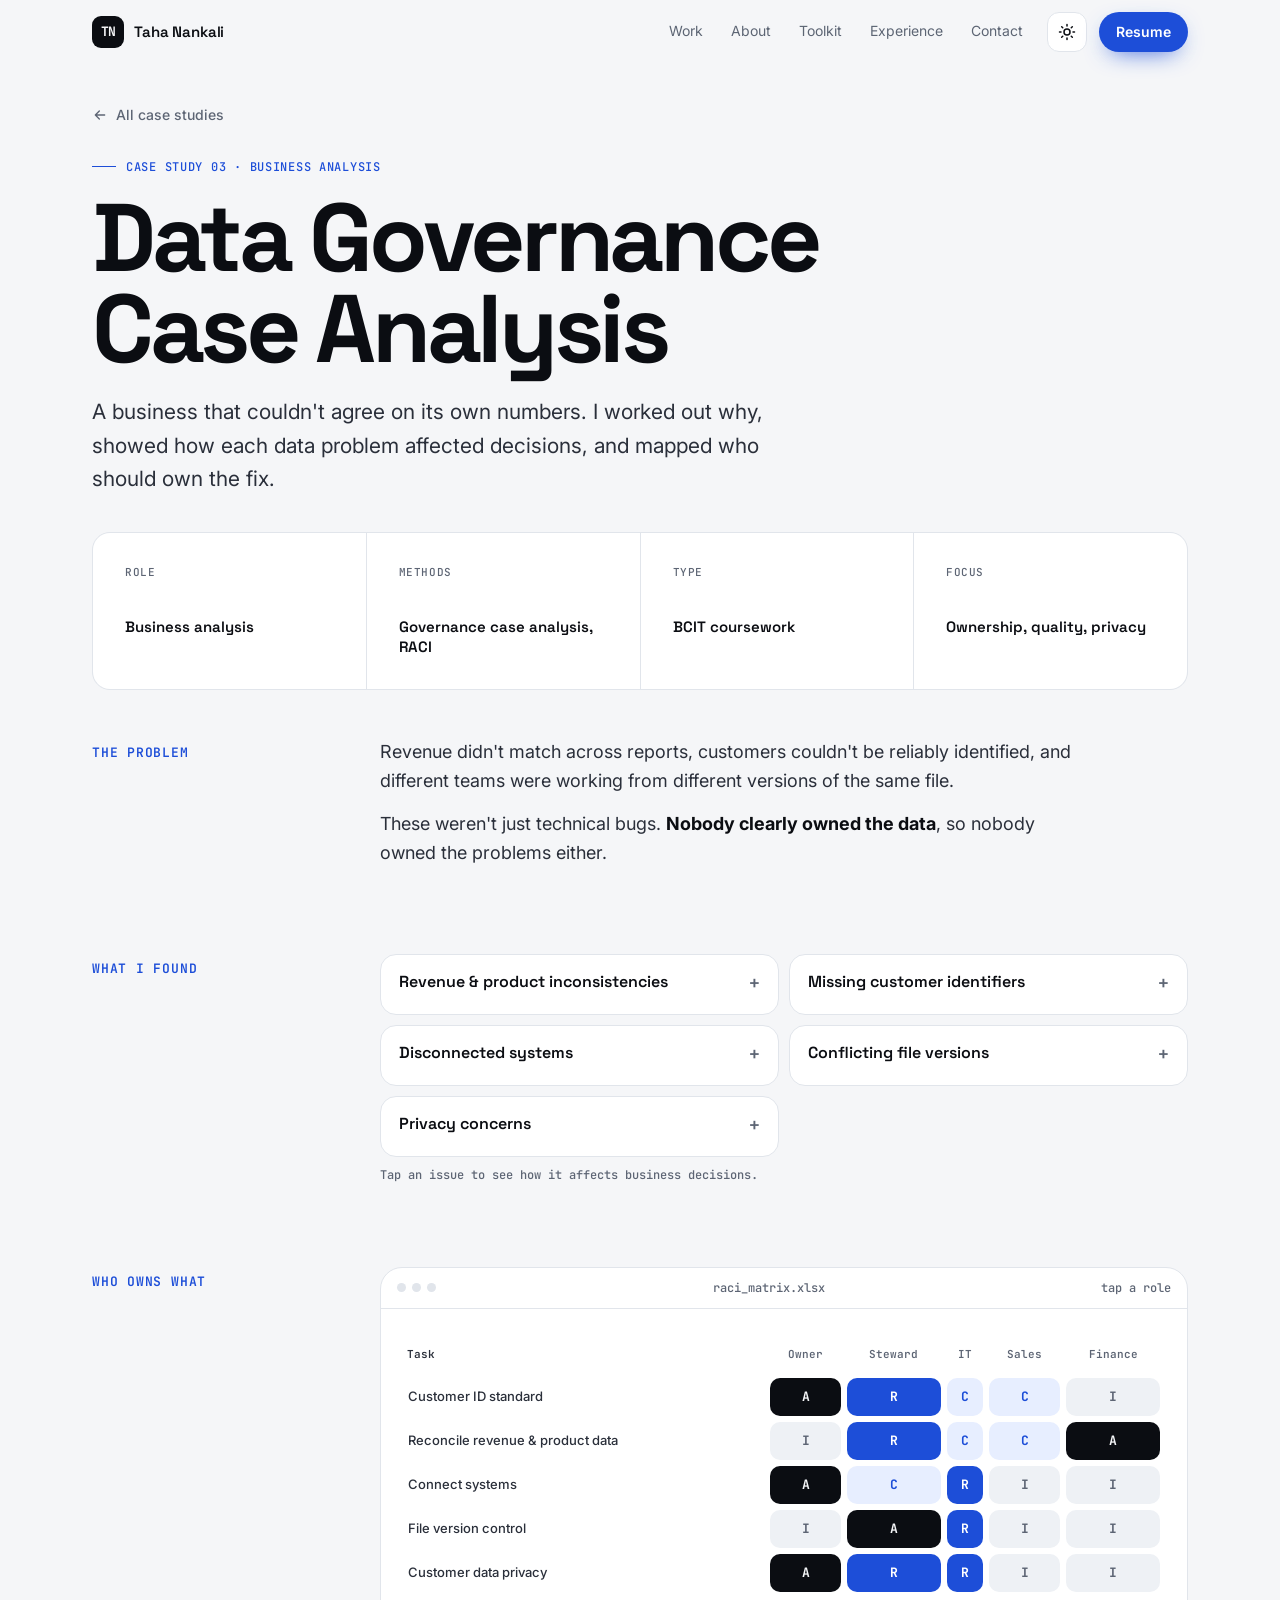
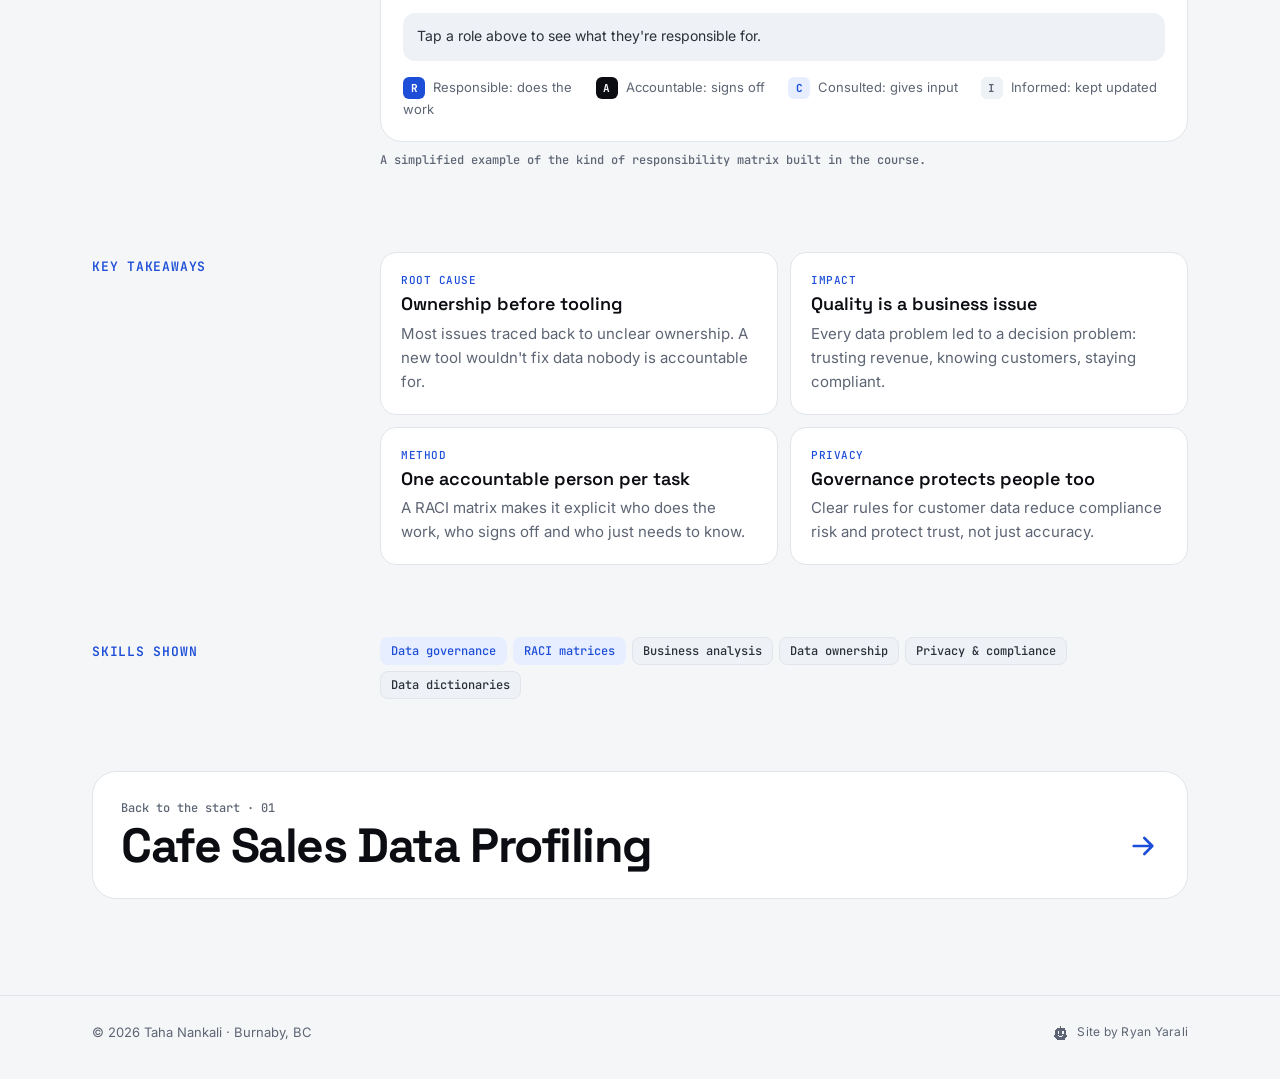
<file: projects/data-governance.html>
<!doctype html>
<html lang="en">
<head>
<meta charset="utf-8">
<meta name="viewport" content="width=device-width, initial-scale=1, viewport-fit=cover">
<!-- Preview on ryanyarali.com only: keep it out of search. Remove this
     tag when the site moves to Taha's own domain. -->
<meta name="robots" content="noindex, nofollow" />
<meta name="color-scheme" content="light dark">
<script>
  document.documentElement.classList.add('js');
  try { document.querySelector('meta[name="color-scheme"]').content = localStorage.getItem('color-scheme') ?? 'light dark'; } catch {}
</script>
<title>Data Governance Case Analysis · Taha Nankali</title>
<meta name="description" content="Case study: diagnosing data quality, ownership and privacy issues in a business and mapping responsibilities with a RACI matrix.">
<meta property="og:title" content="Data Governance Case Analysis · Taha Nankali">
<meta property="og:description" content="Business analysis case study with an interactive RACI matrix.">
<meta name="theme-color" media="(prefers-color-scheme: light)" content="#f5f6f8">
<meta name="theme-color" media="(prefers-color-scheme: dark)" content="#090b10">
<link rel="icon" href="../favicon.svg" type="image/svg+xml">
<link rel="preconnect" href="https://fonts.googleapis.com">
<link rel="preconnect" href="https://fonts.gstatic.com" crossorigin>
<link href="https://fonts.googleapis.com/css2?family=Inter:wght@400;500;600&family=JetBrains+Mono:wght@400;500;600&family=Space+Grotesk:wght@500;600;700&display=swap" rel="stylesheet">
<link rel="stylesheet" href="../assets/css/site.css">
</head>
<body>
<a class="skip" href="#main">Skip to content</a>
<header class="nav">
  <div class="wrap">
    <a class="brand" href="../" aria-label="Taha Nankali, home"><span class="brand-mark">TN</span><span>Taha Nankali</span></a>
    <ul class="nav-links">
      <li><a href="../#work">Work</a></li><li><a href="../#about">About</a></li><li><a href="../#toolkit">Toolkit</a></li><li><a href="../#experience">Experience</a></li><li><a href="../#contact">Contact</a></li>
    </ul>
    <button class="icon-btn theme-toggle" type="button" aria-label="Switch between light and dark theme">
      <svg class="sun" viewBox="0 0 24 24" fill="none" stroke="currentColor" stroke-width="2" stroke-linecap="round" aria-hidden="true"><circle cx="12" cy="12" r="4"/><path d="M12 2v2M12 20v2M4.9 4.9l1.4 1.4M17.7 17.7l1.4 1.4M2 12h2M20 12h2M4.9 19.1l1.4-1.4M17.7 6.3l1.4-1.4"/></svg>
      <svg class="moon" viewBox="0 0 24 24" fill="none" stroke="currentColor" stroke-width="2" stroke-linecap="round" stroke-linejoin="round" aria-hidden="true"><path d="M20.5 14.5A8.5 8.5 0 0 1 9.5 3.5a8.5 8.5 0 1 0 11 11z"/></svg>
    </button>
    <a class="btn btn-primary btn-sm" href="../assets/Taha-Nankali-Resume.pdf" target="_blank" rel="noopener">Resume</a>
    <button class="icon-btn menu-btn" type="button" aria-expanded="false" aria-controls="mobile-menu" aria-label="Open menu"><span class="burger"><span></span><span></span></span></button>
  </div>
</header>
<nav class="mobile-menu" id="mobile-menu" aria-label="Mobile">
  <a href="../#work">Work <small>01</small></a><a href="../#about">About <small>02</small></a><a href="../#toolkit">Toolkit <small>03</small></a><a href="../#experience">Experience <small>04</small></a><a href="../#contact">Contact <small>05</small></a>
  <a class="btn btn-primary" href="../assets/Taha-Nankali-Resume.pdf" target="_blank" rel="noopener">Download resume</a>
</nav>

<main id="main">
  <section class="cs-hero">
    <div class="wrap">
      <a class="back" href="../#work"><svg viewBox="0 0 24 24" fill="none" stroke="currentColor" stroke-width="2" stroke-linecap="round" stroke-linejoin="round" aria-hidden="true"><path d="M19 12H5M11 18l-6-6 6-6"/></svg>All case studies</a>
      <div class="eyebrow" style="margin-top:28px">Case study 03 · Business analysis</div>
      <h1>Data Governance Case Analysis</h1>
      <p class="lead">A business that couldn't agree on its own numbers. I worked out why, showed how each data problem affected decisions, and mapped who should own the fix.</p>
      <div class="meta">
        <div><div class="k">Role</div><div class="v">Business analysis</div></div>
        <div><div class="k">Methods</div><div class="v">Governance case analysis, RACI</div></div>
        <div><div class="k">Type</div><div class="v">BCIT coursework</div></div>
        <div><div class="k">Focus</div><div class="v">Ownership, quality, privacy</div></div>
      </div>
    </div>
  </section>

  <div class="wrap cs-body">
    <div class="cs-block rv">
      <h2>The problem</h2>
      <div class="prose">
        <p>Revenue didn't match across reports, customers couldn't be reliably identified, and different teams were working from different versions of the same file.</p>
        <p>These weren't just technical bugs. <strong>Nobody clearly owned the data</strong>, so nobody owned the problems either.</p>
      </div>
    </div>

    <div class="cs-block rv">
      <h2>What I found</h2>
      <div>
        <div class="issue-list" id="issues">
          <button class="issue-card" type="button" aria-expanded="false"><b>Revenue &amp; product inconsistencies</b><span class="impact"><span>Different reports showed different numbers, so leaders couldn't trust sales performance or compare products.</span></span></button>
          <button class="issue-card" type="button" aria-expanded="false"><b>Missing customer identifiers</b><span class="impact"><span>Without a reliable customer ID, purchases can't be linked to a customer, which blocks retention analysis and personalization.</span></span></button>
          <button class="issue-card" type="button" aria-expanded="false"><b>Disconnected systems</b><span class="impact"><span>Data lived in separate systems that didn't share keys, so every report needed manual stitching and errors crept in.</span></span></button>
          <button class="issue-card" type="button" aria-expanded="false"><b>Conflicting file versions</b><span class="impact"><span>Several "final" versions of the same file meant decisions were sometimes made on outdated numbers.</span></span></button>
          <button class="issue-card" type="button" aria-expanded="false"><b>Privacy concerns</b><span class="impact"><span>Customer data was handled without clear rules, creating compliance risk and eroding customer trust.</span></span></button>
        </div>
        <p class="caption">Tap an issue to see how it affects business decisions.</p>
      </div>
    </div>

    <div class="cs-block rv">
      <h2>Who owns what</h2>
      <div>
        <div class="lab">
          <div class="lab-bar"><span class="dots" aria-hidden="true"><i></i><i></i><i></i></span><span>raci_matrix.xlsx</span><span>tap a role</span></div>
          <div class="lab-body">
            <div class="tbl-wrap" style="border:0">
              <table class="raci" id="raci">
                <thead><tr>
                  <th class="task" scope="col" style="text-align:left">Task</th>
                  <th scope="col"><button type="button" aria-pressed="false" data-col="1" aria-label="Owner"><span class="full">Owner</span><span class="short" aria-hidden="true">Own</span></button></th>
                  <th scope="col"><button type="button" aria-pressed="false" data-col="2" aria-label="Steward"><span class="full">Steward</span><span class="short" aria-hidden="true">Stew</span></button></th>
                  <th scope="col"><button type="button" aria-pressed="false" data-col="3" aria-label="IT">IT</button></th>
                  <th scope="col"><button type="button" aria-pressed="false" data-col="4" aria-label="Sales"><span class="full">Sales</span><span class="short" aria-hidden="true">Sales</span></button></th>
                  <th scope="col"><button type="button" aria-pressed="false" data-col="5" aria-label="Finance"><span class="full">Finance</span><span class="short" aria-hidden="true">Fin</span></button></th>
                </tr></thead>
                <tbody>
                  <tr><td class="task">Customer ID standard</td><td><span class="A">A</span></td><td><span class="R">R</span></td><td><span class="C">C</span></td><td><span class="C">C</span></td><td><span>I</span></td></tr>
                  <tr><td class="task">Reconcile revenue &amp; product data</td><td><span>I</span></td><td><span class="R">R</span></td><td><span class="C">C</span></td><td><span class="C">C</span></td><td><span class="A">A</span></td></tr>
                  <tr><td class="task">Connect systems</td><td><span class="A">A</span></td><td><span class="C">C</span></td><td><span class="R">R</span></td><td><span>I</span></td><td><span>I</span></td></tr>
                  <tr><td class="task">File version control</td><td><span>I</span></td><td><span class="A">A</span></td><td><span class="R">R</span></td><td><span>I</span></td><td><span>I</span></td></tr>
                  <tr><td class="task">Customer data privacy</td><td><span class="A">A</span></td><td><span class="R">R</span></td><td><span class="R">R</span></td><td><span>I</span></td><td><span>I</span></td></tr>
                </tbody>
              </table>
            </div>
            <div class="role-note" id="role-note" aria-live="polite">Tap a role above to see what they're responsible for.</div>
            <div class="raci-key">
              <span class="R"><b>R</b>Responsible: does the work</span>
              <span class="A"><b>A</b>Accountable: signs off</span>
              <span class="C"><b>C</b>Consulted: gives input</span>
              <span><b>I</b>Informed: kept updated</span>
            </div>
          </div>
        </div>
        <p class="caption">A simplified example of the kind of responsibility matrix built in the course.</p>
      </div>
    </div>

    <div class="cs-block rv">
      <h2>Key takeaways</h2>
      <div class="findings">
        <div class="finding"><span class="k">Root cause</span><b>Ownership before tooling</b><span>Most issues traced back to unclear ownership. A new tool wouldn't fix data nobody is accountable for.</span></div>
        <div class="finding"><span class="k">Impact</span><b>Quality is a business issue</b><span>Every data problem led to a decision problem: trusting revenue, knowing customers, staying compliant.</span></div>
        <div class="finding"><span class="k">Method</span><b>One accountable person per task</b><span>A RACI matrix makes it explicit who does the work, who signs off and who just needs to know.</span></div>
        <div class="finding"><span class="k">Privacy</span><b>Governance protects people too</b><span>Clear rules for customer data reduce compliance risk and protect trust, not just accuracy.</span></div>
      </div>
    </div>

    <div class="cs-block rv">
      <h2>Skills shown</h2>
      <ul class="chips"><li class="chip acc">Data governance</li><li class="chip acc">RACI matrices</li><li class="chip">Business analysis</li><li class="chip">Data ownership</li><li class="chip">Privacy &amp; compliance</li><li class="chip">Data dictionaries</li></ul>
    </div>

    <a class="next rv" href="cafe-sales.html">
      <span class="k">Back to the start · 01</span>
      <b>Cafe Sales Data Profiling <svg viewBox="0 0 24 24" fill="none" stroke="currentColor" stroke-width="2" stroke-linecap="round" stroke-linejoin="round" aria-hidden="true"><path d="M5 12h14M13 6l6 6-6 6"/></svg></b>
    </a>
  </div>
</main>

<footer class="foot">
  <div class="wrap"><span>© <span data-year>2026</span> Taha Nankali · Burnaby, BC</span><a class="ryc-link" href="https://ryanyarali.com/?ref=taha-portfolio" target="_blank" rel="noopener"><svg class="ryc-px" viewBox="2 5 16 16" aria-hidden="true" focusable="false" shape-rendering="crispEdges"><g class="ryc-rest" fill="currentColor"><rect x="9" y="5" width="1.02" height="1.02"/><rect x="9" y="6" width="1.02" height="1.02"/><rect x="5" y="7" width="1.02" height="1.02"/><rect x="6" y="7" width="1.02" height="1.02"/><rect x="7" y="7" width="1.02" height="1.02"/><rect x="8" y="7" width="1.02" height="1.02"/><rect x="9" y="7" width="1.02" height="1.02"/><rect x="10" y="7" width="1.02" height="1.02"/><rect x="11" y="7" width="1.02" height="1.02"/><rect x="12" y="7" width="1.02" height="1.02"/><rect x="13" y="7" width="1.02" height="1.02"/><rect x="4" y="8" width="1.02" height="1.02"/><rect x="5" y="8" width="1.02" height="1.02"/><rect x="6" y="8" width="1.02" height="1.02"/><rect x="7" y="8" width="1.02" height="1.02"/><rect x="8" y="8" width="1.02" height="1.02"/><rect x="9" y="8" width="1.02" height="1.02"/><rect x="10" y="8" width="1.02" height="1.02"/><rect x="11" y="8" width="1.02" height="1.02"/><rect x="12" y="8" width="1.02" height="1.02"/><rect x="13" y="8" width="1.02" height="1.02"/><rect x="14" y="8" width="1.02" height="1.02"/><rect x="3" y="9" width="1.02" height="1.02"/><rect x="4" y="9" width="1.02" height="1.02"/><rect x="5" y="9" width="1.02" height="1.02"/><rect x="6" y="9" width="1.02" height="1.02"/><rect x="7" y="9" width="1.02" height="1.02"/><rect x="8" y="9" width="1.02" height="1.02"/><rect x="9" y="9" width="1.02" height="1.02"/><rect x="10" y="9" width="1.02" height="1.02"/><rect x="11" y="9" width="1.02" height="1.02"/><rect x="12" y="9" width="1.02" height="1.02"/><rect x="13" y="9" width="1.02" height="1.02"/><rect x="14" y="9" width="1.02" height="1.02"/><rect x="15" y="9" width="1.02" height="1.02"/><rect x="3" y="10" width="1.02" height="1.02"/><rect x="4" y="10" width="1.02" height="1.02"/><rect x="5" y="10" width="1.02" height="1.02"/><rect x="6" y="10" width="1.02" height="1.02"/><rect x="7" y="10" width="1.02" height="1.02"/><rect x="8" y="10" width="1.02" height="1.02"/><rect x="9" y="10" width="1.02" height="1.02"/><rect x="10" y="10" width="1.02" height="1.02"/><rect x="11" y="10" width="1.02" height="1.02"/><rect x="12" y="10" width="1.02" height="1.02"/><rect x="13" y="10" width="1.02" height="1.02"/><rect x="14" y="10" width="1.02" height="1.02"/><rect x="15" y="10" width="1.02" height="1.02"/><rect x="3" y="11" width="1.02" height="1.02"/><rect x="4" y="11" width="1.02" height="1.02"/><rect x="5" y="11" width="1.02" height="1.02"/><rect x="8" y="11" width="1.02" height="1.02"/><rect x="9" y="11" width="1.02" height="1.02"/><rect x="10" y="11" width="1.02" height="1.02"/><rect x="13" y="11" width="1.02" height="1.02"/><rect x="14" y="11" width="1.02" height="1.02"/><rect x="15" y="11" width="1.02" height="1.02"/><rect x="3" y="12" width="1.02" height="1.02"/><rect x="4" y="12" width="1.02" height="1.02"/><rect x="5" y="12" width="1.02" height="1.02"/><rect x="8" y="12" width="1.02" height="1.02"/><rect x="9" y="12" width="1.02" height="1.02"/><rect x="10" y="12" width="1.02" height="1.02"/><rect x="13" y="12" width="1.02" height="1.02"/><rect x="14" y="12" width="1.02" height="1.02"/><rect x="15" y="12" width="1.02" height="1.02"/><rect x="3" y="13" width="1.02" height="1.02"/><rect x="4" y="13" width="1.02" height="1.02"/><rect x="5" y="13" width="1.02" height="1.02"/><rect x="8" y="13" width="1.02" height="1.02"/><rect x="9" y="13" width="1.02" height="1.02"/><rect x="10" y="13" width="1.02" height="1.02"/><rect x="13" y="13" width="1.02" height="1.02"/><rect x="14" y="13" width="1.02" height="1.02"/><rect x="15" y="13" width="1.02" height="1.02"/><rect x="3" y="14" width="1.02" height="1.02"/><rect x="4" y="14" width="1.02" height="1.02"/><rect x="5" y="14" width="1.02" height="1.02"/><rect x="6" y="14" width="1.02" height="1.02"/><rect x="7" y="14" width="1.02" height="1.02"/><rect x="8" y="14" width="1.02" height="1.02"/><rect x="9" y="14" width="1.02" height="1.02"/><rect x="10" y="14" width="1.02" height="1.02"/><rect x="11" y="14" width="1.02" height="1.02"/><rect x="12" y="14" width="1.02" height="1.02"/><rect x="13" y="14" width="1.02" height="1.02"/><rect x="14" y="14" width="1.02" height="1.02"/><rect x="15" y="14" width="1.02" height="1.02"/><rect x="3" y="15" width="1.02" height="1.02"/><rect x="4" y="15" width="1.02" height="1.02"/><rect x="5" y="15" width="1.02" height="1.02"/><rect x="6" y="15" width="1.02" height="1.02"/><rect x="8" y="15" width="1.02" height="1.02"/><rect x="9" y="15" width="1.02" height="1.02"/><rect x="10" y="15" width="1.02" height="1.02"/><rect x="12" y="15" width="1.02" height="1.02"/><rect x="13" y="15" width="1.02" height="1.02"/><rect x="14" y="15" width="1.02" height="1.02"/><rect x="15" y="15" width="1.02" height="1.02"/><rect x="3" y="16" width="1.02" height="1.02"/><rect x="4" y="16" width="1.02" height="1.02"/><rect x="5" y="16" width="1.02" height="1.02"/><rect x="6" y="16" width="1.02" height="1.02"/><rect x="7" y="16" width="1.02" height="1.02"/><rect x="11" y="16" width="1.02" height="1.02"/><rect x="12" y="16" width="1.02" height="1.02"/><rect x="13" y="16" width="1.02" height="1.02"/><rect x="14" y="16" width="1.02" height="1.02"/><rect x="15" y="16" width="1.02" height="1.02"/><rect x="3" y="17" width="1.02" height="1.02"/><rect x="4" y="17" width="1.02" height="1.02"/><rect x="5" y="17" width="1.02" height="1.02"/><rect x="6" y="17" width="1.02" height="1.02"/><rect x="7" y="17" width="1.02" height="1.02"/><rect x="8" y="17" width="1.02" height="1.02"/><rect x="9" y="17" width="1.02" height="1.02"/><rect x="10" y="17" width="1.02" height="1.02"/><rect x="11" y="17" width="1.02" height="1.02"/><rect x="12" y="17" width="1.02" height="1.02"/><rect x="13" y="17" width="1.02" height="1.02"/><rect x="14" y="17" width="1.02" height="1.02"/><rect x="15" y="17" width="1.02" height="1.02"/><rect x="3" y="18" width="1.02" height="1.02"/><rect x="4" y="18" width="1.02" height="1.02"/><rect x="5" y="18" width="1.02" height="1.02"/><rect x="6" y="18" width="1.02" height="1.02"/><rect x="7" y="18" width="1.02" height="1.02"/><rect x="8" y="18" width="1.02" height="1.02"/><rect x="9" y="18" width="1.02" height="1.02"/><rect x="10" y="18" width="1.02" height="1.02"/><rect x="11" y="18" width="1.02" height="1.02"/><rect x="12" y="18" width="1.02" height="1.02"/><rect x="13" y="18" width="1.02" height="1.02"/><rect x="14" y="18" width="1.02" height="1.02"/><rect x="15" y="18" width="1.02" height="1.02"/><rect x="4" y="19" width="1.02" height="1.02"/><rect x="5" y="19" width="1.02" height="1.02"/><rect x="6" y="19" width="1.02" height="1.02"/><rect x="7" y="19" width="1.02" height="1.02"/><rect x="8" y="19" width="1.02" height="1.02"/><rect x="9" y="19" width="1.02" height="1.02"/><rect x="10" y="19" width="1.02" height="1.02"/><rect x="11" y="19" width="1.02" height="1.02"/><rect x="12" y="19" width="1.02" height="1.02"/><rect x="13" y="19" width="1.02" height="1.02"/><rect x="14" y="19" width="1.02" height="1.02"/><rect x="5" y="20" width="1.02" height="1.02"/><rect x="6" y="20" width="1.02" height="1.02"/><rect x="7" y="20" width="1.02" height="1.02"/><rect x="8" y="20" width="1.02" height="1.02"/><rect x="9" y="20" width="1.02" height="1.02"/><rect x="10" y="20" width="1.02" height="1.02"/><rect x="11" y="20" width="1.02" height="1.02"/><rect x="12" y="20" width="1.02" height="1.02"/><rect x="13" y="20" width="1.02" height="1.02"/><rect x="2" y="15" width="1.02" height="1.02"/><rect x="2" y="16" width="1.02" height="1.02"/><rect x="16" y="15" width="1.02" height="1.02"/><rect x="16" y="16" width="1.02" height="1.02"/></g><g class="ryc-hi"><rect x="9" y="5" width="1.02" height="1.02" fill="#7f9bff"/><rect x="9" y="6" width="1.02" height="1.02" fill="#1638b8"/><rect x="5" y="7" width="1.02" height="1.02" fill="#0a1240"/><rect x="6" y="7" width="1.02" height="1.02" fill="#0a1240"/><rect x="7" y="7" width="1.02" height="1.02" fill="#0a1240"/><rect x="8" y="7" width="1.02" height="1.02" fill="#0a1240"/><rect x="9" y="7" width="1.02" height="1.02" fill="#0a1240"/><rect x="10" y="7" width="1.02" height="1.02" fill="#0a1240"/><rect x="11" y="7" width="1.02" height="1.02" fill="#0a1240"/><rect x="12" y="7" width="1.02" height="1.02" fill="#0a1240"/><rect x="13" y="7" width="1.02" height="1.02" fill="#0a1240"/><rect x="4" y="8" width="1.02" height="1.02" fill="#0a1240"/><rect x="5" y="8" width="1.02" height="1.02" fill="#7f9bff"/><rect x="6" y="8" width="1.02" height="1.02" fill="#7f9bff"/><rect x="7" y="8" width="1.02" height="1.02" fill="#7f9bff"/><rect x="8" y="8" width="1.02" height="1.02" fill="#7f9bff"/><rect x="9" y="8" width="1.02" height="1.02" fill="#7f9bff"/><rect x="10" y="8" width="1.02" height="1.02" fill="#7f9bff"/><rect x="11" y="8" width="1.02" height="1.02" fill="#7f9bff"/><rect x="12" y="8" width="1.02" height="1.02" fill="#7f9bff"/><rect x="13" y="8" width="1.02" height="1.02" fill="#2450f5"/><rect x="14" y="8" width="1.02" height="1.02" fill="#0a1240"/><rect x="3" y="9" width="1.02" height="1.02" fill="#0a1240"/><rect x="4" y="9" width="1.02" height="1.02" fill="#7f9bff"/><rect x="5" y="9" width="1.02" height="1.02" fill="#2450f5"/><rect x="6" y="9" width="1.02" height="1.02" fill="#2450f5"/><rect x="7" y="9" width="1.02" height="1.02" fill="#2450f5"/><rect x="8" y="9" width="1.02" height="1.02" fill="#2450f5"/><rect x="9" y="9" width="1.02" height="1.02" fill="#2450f5"/><rect x="10" y="9" width="1.02" height="1.02" fill="#2450f5"/><rect x="11" y="9" width="1.02" height="1.02" fill="#2450f5"/><rect x="12" y="9" width="1.02" height="1.02" fill="#2450f5"/><rect x="13" y="9" width="1.02" height="1.02" fill="#2450f5"/><rect x="14" y="9" width="1.02" height="1.02" fill="#1638b8"/><rect x="15" y="9" width="1.02" height="1.02" fill="#0a1240"/><rect x="3" y="10" width="1.02" height="1.02" fill="#0a1240"/><rect x="4" y="10" width="1.02" height="1.02" fill="#7f9bff"/><rect x="5" y="10" width="1.02" height="1.02" fill="#2450f5"/><rect x="6" y="10" width="1.02" height="1.02" fill="#2450f5"/><rect x="7" y="10" width="1.02" height="1.02" fill="#2450f5"/><rect x="8" y="10" width="1.02" height="1.02" fill="#2450f5"/><rect x="9" y="10" width="1.02" height="1.02" fill="#2450f5"/><rect x="10" y="10" width="1.02" height="1.02" fill="#2450f5"/><rect x="11" y="10" width="1.02" height="1.02" fill="#2450f5"/><rect x="12" y="10" width="1.02" height="1.02" fill="#2450f5"/><rect x="13" y="10" width="1.02" height="1.02" fill="#2450f5"/><rect x="14" y="10" width="1.02" height="1.02" fill="#1638b8"/><rect x="15" y="10" width="1.02" height="1.02" fill="#0a1240"/><rect x="3" y="11" width="1.02" height="1.02" fill="#0a1240"/><rect x="4" y="11" width="1.02" height="1.02" fill="#2450f5"/><rect x="5" y="11" width="1.02" height="1.02" fill="#2450f5"/><rect x="6" y="11" width="1.02" height="1.02" fill="#2450f5"/><rect x="7" y="11" width="1.02" height="1.02" fill="#2450f5"/><rect x="8" y="11" width="1.02" height="1.02" fill="#2450f5"/><rect x="9" y="11" width="1.02" height="1.02" fill="#2450f5"/><rect x="10" y="11" width="1.02" height="1.02" fill="#2450f5"/><rect x="11" y="11" width="1.02" height="1.02" fill="#2450f5"/><rect x="12" y="11" width="1.02" height="1.02" fill="#2450f5"/><rect x="13" y="11" width="1.02" height="1.02" fill="#2450f5"/><rect x="14" y="11" width="1.02" height="1.02" fill="#1638b8"/><rect x="15" y="11" width="1.02" height="1.02" fill="#0a1240"/><rect x="3" y="12" width="1.02" height="1.02" fill="#0a1240"/><rect x="4" y="12" width="1.02" height="1.02" fill="#2450f5"/><rect x="5" y="12" width="1.02" height="1.02" fill="#2450f5"/><rect x="6" y="12" width="1.02" height="1.02" fill="#2450f5"/><rect x="7" y="12" width="1.02" height="1.02" fill="#2450f5"/><rect x="8" y="12" width="1.02" height="1.02" fill="#2450f5"/><rect x="9" y="12" width="1.02" height="1.02" fill="#2450f5"/><rect x="10" y="12" width="1.02" height="1.02" fill="#2450f5"/><rect x="11" y="12" width="1.02" height="1.02" fill="#2450f5"/><rect x="12" y="12" width="1.02" height="1.02" fill="#2450f5"/><rect x="13" y="12" width="1.02" height="1.02" fill="#2450f5"/><rect x="14" y="12" width="1.02" height="1.02" fill="#1638b8"/><rect x="15" y="12" width="1.02" height="1.02" fill="#0a1240"/><rect x="3" y="13" width="1.02" height="1.02" fill="#0a1240"/><rect x="4" y="13" width="1.02" height="1.02" fill="#2450f5"/><rect x="5" y="13" width="1.02" height="1.02" fill="#2450f5"/><rect x="6" y="13" width="1.02" height="1.02" fill="#2450f5"/><rect x="7" y="13" width="1.02" height="1.02" fill="#2450f5"/><rect x="8" y="13" width="1.02" height="1.02" fill="#2450f5"/><rect x="9" y="13" width="1.02" height="1.02" fill="#2450f5"/><rect x="10" y="13" width="1.02" height="1.02" fill="#2450f5"/><rect x="11" y="13" width="1.02" height="1.02" fill="#2450f5"/><rect x="12" y="13" width="1.02" height="1.02" fill="#2450f5"/><rect x="13" y="13" width="1.02" height="1.02" fill="#2450f5"/><rect x="14" y="13" width="1.02" height="1.02" fill="#1638b8"/><rect x="15" y="13" width="1.02" height="1.02" fill="#0a1240"/><rect x="3" y="14" width="1.02" height="1.02" fill="#0a1240"/><rect x="4" y="14" width="1.02" height="1.02" fill="#2450f5"/><rect x="5" y="14" width="1.02" height="1.02" fill="#2450f5"/><rect x="6" y="14" width="1.02" height="1.02" fill="#2450f5"/><rect x="7" y="14" width="1.02" height="1.02" fill="#2450f5"/><rect x="8" y="14" width="1.02" height="1.02" fill="#2450f5"/><rect x="9" y="14" width="1.02" height="1.02" fill="#2450f5"/><rect x="10" y="14" width="1.02" height="1.02" fill="#2450f5"/><rect x="11" y="14" width="1.02" height="1.02" fill="#2450f5"/><rect x="12" y="14" width="1.02" height="1.02" fill="#2450f5"/><rect x="13" y="14" width="1.02" height="1.02" fill="#2450f5"/><rect x="14" y="14" width="1.02" height="1.02" fill="#1638b8"/><rect x="15" y="14" width="1.02" height="1.02" fill="#0a1240"/><rect x="3" y="15" width="1.02" height="1.02" fill="#0a1240"/><rect x="4" y="15" width="1.02" height="1.02" fill="#2450f5"/><rect x="5" y="15" width="1.02" height="1.02" fill="#2450f5"/><rect x="6" y="15" width="1.02" height="1.02" fill="#2450f5"/><rect x="7" y="15" width="1.02" height="1.02" fill="#2450f5"/><rect x="8" y="15" width="1.02" height="1.02" fill="#2450f5"/><rect x="9" y="15" width="1.02" height="1.02" fill="#2450f5"/><rect x="10" y="15" width="1.02" height="1.02" fill="#2450f5"/><rect x="11" y="15" width="1.02" height="1.02" fill="#2450f5"/><rect x="12" y="15" width="1.02" height="1.02" fill="#2450f5"/><rect x="13" y="15" width="1.02" height="1.02" fill="#2450f5"/><rect x="14" y="15" width="1.02" height="1.02" fill="#1638b8"/><rect x="15" y="15" width="1.02" height="1.02" fill="#0a1240"/><rect x="3" y="16" width="1.02" height="1.02" fill="#0a1240"/><rect x="4" y="16" width="1.02" height="1.02" fill="#2450f5"/><rect x="5" y="16" width="1.02" height="1.02" fill="#2450f5"/><rect x="6" y="16" width="1.02" height="1.02" fill="#2450f5"/><rect x="7" y="16" width="1.02" height="1.02" fill="#2450f5"/><rect x="8" y="16" width="1.02" height="1.02" fill="#2450f5"/><rect x="9" y="16" width="1.02" height="1.02" fill="#2450f5"/><rect x="10" y="16" width="1.02" height="1.02" fill="#2450f5"/><rect x="11" y="16" width="1.02" height="1.02" fill="#2450f5"/><rect x="12" y="16" width="1.02" height="1.02" fill="#2450f5"/><rect x="13" y="16" width="1.02" height="1.02" fill="#2450f5"/><rect x="14" y="16" width="1.02" height="1.02" fill="#1638b8"/><rect x="15" y="16" width="1.02" height="1.02" fill="#0a1240"/><rect x="3" y="17" width="1.02" height="1.02" fill="#0a1240"/><rect x="4" y="17" width="1.02" height="1.02" fill="#2450f5"/><rect x="5" y="17" width="1.02" height="1.02" fill="#2450f5"/><rect x="6" y="17" width="1.02" height="1.02" fill="#2450f5"/><rect x="7" y="17" width="1.02" height="1.02" fill="#2450f5"/><rect x="8" y="17" width="1.02" height="1.02" fill="#2450f5"/><rect x="9" y="17" width="1.02" height="1.02" fill="#2450f5"/><rect x="10" y="17" width="1.02" height="1.02" fill="#2450f5"/><rect x="11" y="17" width="1.02" height="1.02" fill="#2450f5"/><rect x="12" y="17" width="1.02" height="1.02" fill="#2450f5"/><rect x="13" y="17" width="1.02" height="1.02" fill="#2450f5"/><rect x="14" y="17" width="1.02" height="1.02" fill="#1638b8"/><rect x="15" y="17" width="1.02" height="1.02" fill="#0a1240"/><rect x="3" y="18" width="1.02" height="1.02" fill="#0a1240"/><rect x="4" y="18" width="1.02" height="1.02" fill="#1638b8"/><rect x="5" y="18" width="1.02" height="1.02" fill="#1638b8"/><rect x="6" y="18" width="1.02" height="1.02" fill="#2450f5"/><rect x="7" y="18" width="1.02" height="1.02" fill="#2450f5"/><rect x="8" y="18" width="1.02" height="1.02" fill="#2450f5"/><rect x="9" y="18" width="1.02" height="1.02" fill="#2450f5"/><rect x="10" y="18" width="1.02" height="1.02" fill="#2450f5"/><rect x="11" y="18" width="1.02" height="1.02" fill="#2450f5"/><rect x="12" y="18" width="1.02" height="1.02" fill="#2450f5"/><rect x="13" y="18" width="1.02" height="1.02" fill="#1638b8"/><rect x="14" y="18" width="1.02" height="1.02" fill="#1638b8"/><rect x="15" y="18" width="1.02" height="1.02" fill="#0a1240"/><rect x="4" y="19" width="1.02" height="1.02" fill="#0a1240"/><rect x="5" y="19" width="1.02" height="1.02" fill="#1638b8"/><rect x="6" y="19" width="1.02" height="1.02" fill="#1638b8"/><rect x="7" y="19" width="1.02" height="1.02" fill="#1638b8"/><rect x="8" y="19" width="1.02" height="1.02" fill="#1638b8"/><rect x="9" y="19" width="1.02" height="1.02" fill="#1638b8"/><rect x="10" y="19" width="1.02" height="1.02" fill="#1638b8"/><rect x="11" y="19" width="1.02" height="1.02" fill="#1638b8"/><rect x="12" y="19" width="1.02" height="1.02" fill="#1638b8"/><rect x="13" y="19" width="1.02" height="1.02" fill="#1638b8"/><rect x="14" y="19" width="1.02" height="1.02" fill="#0a1240"/><rect x="5" y="20" width="1.02" height="1.02" fill="#0a1240"/><rect x="6" y="20" width="1.02" height="1.02" fill="#0a1240"/><rect x="7" y="20" width="1.02" height="1.02" fill="#0a1240"/><rect x="8" y="20" width="1.02" height="1.02" fill="#0a1240"/><rect x="9" y="20" width="1.02" height="1.02" fill="#0a1240"/><rect x="10" y="20" width="1.02" height="1.02" fill="#0a1240"/><rect x="11" y="20" width="1.02" height="1.02" fill="#0a1240"/><rect x="12" y="20" width="1.02" height="1.02" fill="#0a1240"/><rect x="13" y="20" width="1.02" height="1.02" fill="#0a1240"/><rect x="7" y="15" width="1.02" height="1.02" fill="#0a1030"/><rect x="11" y="15" width="1.02" height="1.02" fill="#0a1030"/><rect x="8" y="16" width="1.02" height="1.02" fill="#0a1030"/><rect x="9" y="16" width="1.02" height="1.02" fill="#0a1030"/><rect x="10" y="16" width="1.02" height="1.02" fill="#0a1030"/><rect x="5" y="13" width="1.02" height="1.02" fill="#0a1030"/><rect x="6" y="12" width="1.02" height="1.02" fill="#0a1030"/><rect x="7" y="12" width="1.02" height="1.02" fill="#0a1030"/><rect x="8" y="13" width="1.02" height="1.02" fill="#0a1030"/><rect x="10" y="13" width="1.02" height="1.02" fill="#0a1030"/><rect x="11" y="12" width="1.02" height="1.02" fill="#0a1030"/><rect x="12" y="12" width="1.02" height="1.02" fill="#0a1030"/><rect x="13" y="13" width="1.02" height="1.02" fill="#0a1030"/><rect x="2" y="15" width="1.02" height="1.02" fill="#2450f5"/><rect x="2" y="16" width="1.02" height="1.02" fill="#2450f5"/><rect x="16" y="10" width="1.02" height="1.02" fill="#2450f5"/><rect x="17" y="9" width="1.02" height="1.02" fill="#2450f5"/><rect x="17" y="8" width="1.02" height="1.02" fill="#2450f5"/></g></svg><span class="ryc-name">Site by Ryan Yarali</span></a></div>
</footer>
<div class="toast" role="status" aria-live="polite"></div>
<script src="../assets/js/site.js" defer></script>
<script src="../assets/js/lab-gov.js" defer></script>
</body>
</html>
</file>
<file: assets/css/site.css>
/* ============================================================
   Taha Nankali — portfolio
   Tokens use light-dark(); the theme toggle only rewrites
   <meta name="color-scheme">, which the :root rules below follow.
   ============================================================ */

:root {
  color-scheme: light dark;
  &:has(> head > meta[name="color-scheme"][content="dark"]) { color-scheme: dark; }
  &:has(> head > meta[name="color-scheme"][content="light"]) { color-scheme: light; }

  --bg:        light-dark(#f5f6f8, #090b10);
  --surface:   light-dark(#ffffff, #10131a);
  --surface-2: light-dark(#eef1f5, #161a23);
  --line:      light-dark(#e1e5eb, #222836);
  --ink:       light-dark(#0b0d12, #eef1f6);
  --ink-2:     light-dark(#2a2f3a, #c9cfda);
  --mute:      light-dark(#5d6574, #8b94a6);
  --acc:       light-dark(#1d4ed8, #5b9dff);
  --acc-2:     light-dark(#3b82f6, #8fbaff);
  --acc-soft:  light-dark(#e7eeff, #111f3a);
  --acc-ink:   light-dark(#ffffff, #05101f);
  --good:      light-dark(#15803d, #4ade80);
  --good-soft: light-dark(#e8f7ee, #0f2a1a);
  --bad:       light-dark(#c9353b, #ff7b7b);
  --bad-soft:  light-dark(#fdecec, #2d1416);
  --shadow:    light-dark(0 1px 2px rgb(16 24 40 / .05), 0 1px 2px rgb(0 0 0 / .4));
  --shadow-lg: light-dark(0 24px 60px -24px rgb(16 24 40 / .25), 0 24px 60px -24px rgb(0 0 0 / .7));

  --f-display: "Space Grotesk", "Inter", system-ui, sans-serif;
  --f-body: "Inter", system-ui, sans-serif;
  --f-mono: "JetBrains Mono", ui-monospace, SFMono-Regular, Menlo, monospace;

  --gutter: 16px;
  --max: 1160px;
  --radius: 18px;
  --ease: cubic-bezier(.2, .8, .2, 1);
  --nav-h: 64px;
}
@media (min-width: 760px) { :root { --gutter: 32px; } }

/* Reduced motion: each animation can opt into a calmer version via --animation-reduced */
@property --animation-reduced { syntax: "*"; inherits: false; initial-value: none; }
@media (prefers-reduced-motion: reduce) {
  * { animation: var(--animation-reduced) !important; }
}

*, *::before, *::after { box-sizing: border-box; }
html { -webkit-text-size-adjust: 100%; scroll-padding-top: calc(var(--nav-h) + 16px); }
@media (prefers-reduced-motion: no-preference) { html { scroll-behavior: smooth; } }
body {
  margin: 0; background: var(--bg); color: var(--ink);
  font: 400 16px/1.6 var(--f-body);
  -webkit-font-smoothing: antialiased; text-rendering: optimizeLegibility;
  overflow-x: clip;
}
img, svg { display: block; max-width: 100%; }
a { color: inherit; }
button { font: inherit; color: inherit; }
:focus-visible { outline: 2px solid var(--acc); outline-offset: 3px; border-radius: 6px; }
::selection { background: var(--acc); color: var(--acc-ink); }
.sr-only { position: absolute; width: 1px; height: 1px; overflow: hidden; clip-path: inset(50%); white-space: nowrap; }
.skip { position: absolute; left: 16px; top: -60px; z-index: 200; padding: 10px 16px; border-radius: 10px; background: var(--acc); color: var(--acc-ink); font-weight: 600; text-decoration: none; }
.skip:focus { top: 12px; }

.wrap { width: 100%; max-width: var(--max); margin-inline: auto; padding-inline: var(--gutter); }
.mono { font-family: var(--f-mono); }

/* ---------- Nav ---------- */
.nav {
  position: sticky; top: 0; z-index: 100; height: var(--nav-h);
  background: color-mix(in srgb, var(--bg) 78%, transparent);
  -webkit-backdrop-filter: saturate(1.4) blur(14px); backdrop-filter: saturate(1.4) blur(14px);
  border-bottom: 1px solid transparent; transition: border-color .3s;
}
.nav.scrolled { border-bottom-color: var(--line); }
.nav .wrap { height: 100%; display: flex; align-items: center; gap: 12px; }
.brand { display: flex; align-items: center; gap: 10px; text-decoration: none; font: 600 15px var(--f-display); letter-spacing: -.01em; margin-right: auto; }
.brand-mark { width: 32px; height: 32px; border-radius: 9px; display: grid; place-items: center; background: var(--ink); color: var(--bg); font: 700 13px var(--f-mono); letter-spacing: -.04em; }
.nav-links { display: none; gap: 4px; list-style: none; margin: 0; padding: 0; }
.nav-links a { display: block; padding: 8px 12px; border-radius: 10px; text-decoration: none; font-size: 14px; color: var(--mute); transition: color .2s, background .2s; }
.nav-links a:hover, .nav-links a.active { color: var(--ink); background: var(--surface-2); }
@media (min-width: 900px) { .nav-links { display: flex; } }

.icon-btn { width: 40px; height: 40px; border-radius: 12px; border: 1px solid var(--line); background: var(--surface); display: grid; place-items: center; cursor: pointer; transition: background .2s, border-color .2s, transform .15s; }
.icon-btn:hover { background: var(--surface-2); }
.icon-btn:active { transform: scale(.94); }
.icon-btn svg { width: 18px; height: 18px; }
/* Theme toggle: show the icon of the scheme currently rendered */
.theme-toggle .moon { display: none; }
@media (prefers-color-scheme: dark) {
  :root:not(:has(> head > meta[name="color-scheme"][content="light"])) .theme-toggle .sun { display: none; }
  :root:not(:has(> head > meta[name="color-scheme"][content="light"])) .theme-toggle .moon { display: block; }
}
:root:has(> head > meta[name="color-scheme"][content="dark"]) .theme-toggle .sun { display: none; }
:root:has(> head > meta[name="color-scheme"][content="dark"]) .theme-toggle .moon { display: block; }

.menu-btn { display: grid; }
@media (min-width: 900px) { .menu-btn { display: none; } }
.menu-btn .burger { display: grid; gap: 4px; }
.menu-btn .burger span { display: block; width: 16px; height: 1.5px; background: currentColor; border-radius: 2px; transition: transform .35s var(--ease); }
.nav[data-open] .menu-btn .burger span:first-child { transform: translateY(2.75px) rotate(45deg); }
.nav[data-open] .menu-btn .burger span:last-child { transform: translateY(-2.75px) rotate(-45deg); }

.mobile-menu {
  position: fixed; inset: var(--nav-h) 0 0 0; z-index: 99; background: var(--bg);
  padding: 24px var(--gutter) 40px; display: flex; flex-direction: column; gap: 4px;
  opacity: 0; visibility: hidden; transform: translateY(-8px);
  transition: opacity .3s var(--ease), transform .35s var(--ease), visibility 0s .35s;
}
.nav[data-open] + .mobile-menu { opacity: 1; visibility: visible; transform: none; transition: opacity .3s var(--ease), transform .35s var(--ease); }
.mobile-menu a { font: 600 34px/1.15 var(--f-display); letter-spacing: -.02em; text-decoration: none; padding: 8px 0; border-bottom: 1px solid var(--line); display: flex; justify-content: space-between; align-items: baseline; }
.mobile-menu a small { font: 500 12px var(--f-mono); color: var(--mute); }
.mobile-menu .btn { margin-top: 24px; font: 600 16px var(--f-body); justify-content: center; border-bottom: 0; }
@media (min-width: 900px) { .mobile-menu { display: none; } }

/* ---------- Buttons & chips ---------- */
.btn {
  display: inline-flex; align-items: center; justify-content: center; gap: 8px;
  min-height: 48px; padding: 0 20px; border-radius: 999px; border: 1px solid transparent;
  font: 600 15px var(--f-body); text-decoration: none; cursor: pointer; white-space: nowrap;
  transition: transform .2s var(--ease), background .2s, border-color .2s, box-shadow .3s;
}
.btn:active { transform: scale(.97); }
.btn svg { width: 16px; height: 16px; transition: transform .3s var(--ease); }
.btn:hover svg { transform: translateX(3px); }
.btn-primary { background: var(--acc); color: var(--acc-ink); box-shadow: 0 8px 24px -10px var(--acc); }
.btn-primary:hover { box-shadow: 0 12px 30px -10px var(--acc); }
.btn-ghost { background: var(--surface); border-color: var(--line); color: var(--ink); }
.btn-ghost:hover { border-color: var(--ink-2); }
.btn-sm { min-height: 40px; padding: 0 16px; font-size: 14px; }
.nav .btn-sm { display: none; }
@media (min-width: 560px) { .nav .btn-sm { display: inline-flex; } }

.chips { display: flex; flex-wrap: wrap; gap: 6px; list-style: none; margin: 0; padding: 0; }
.chip { font: 500 12px/1 var(--f-mono); padding: 7px 10px; border-radius: 8px; background: var(--surface-2); color: var(--ink-2); border: 1px solid var(--line); }
.chip.acc { background: var(--acc-soft); color: var(--acc); border-color: transparent; }

.pill { display: inline-flex; align-items: center; gap: 8px; padding: 6px 12px 6px 10px; border-radius: 999px; border: 1px solid var(--line); background: var(--surface); font: 500 13px var(--f-body); color: var(--ink-2); }
.pulse { width: 8px; height: 8px; border-radius: 50%; background: var(--good); box-shadow: 0 0 0 0 color-mix(in srgb, var(--good) 60%, transparent); animation: pulse 2s infinite; }
@keyframes pulse { to { box-shadow: 0 0 0 9px transparent; } }

/* ---------- Sections ---------- */
section { position: relative; }
.section { padding-block: 88px; }
@media (min-width: 760px) { .section { padding-block: 128px; } }
.sec-head { display: grid; gap: 14px; margin-bottom: 40px; }
@media (min-width: 900px) { .sec-head { grid-template-columns: 1fr 1.4fr; align-items: end; margin-bottom: 56px; } }
.eyebrow { font: 500 12px var(--f-mono); color: var(--acc); letter-spacing: .06em; text-transform: uppercase; display: flex; gap: 10px; align-items: center; }
.eyebrow::before { content: ""; width: 24px; height: 1px; background: currentColor; }
h2.title { margin: 6px 0 0; font: 700 clamp(36px, 8.5vw, 72px)/.95 var(--f-display); letter-spacing: -.04em; }
.sec-head p { margin: 0; color: var(--mute); max-width: 52ch; font-size: 17px; }

/* Reveal on scroll (JS adds .in). Uses an animation (not a transition)
   so elements keep their own hover transitions afterwards. */
.js .rv:not(.in) { opacity: 0; }
.rv.in { animation: reveal .9s var(--ease) backwards; animation-delay: calc(var(--d, 0) * 90ms); --animation-reduced: fade-in .3s backwards; }
@keyframes reveal { from { opacity: 0; translate: 0 22px; } }

/* ---------- Hero ---------- */
.hero { padding-top: 48px; padding-bottom: 40px; overflow: clip; }
@media (min-width: 760px) { .hero { padding-top: 72px; } }
.hero-bg { position: absolute; inset: 0; z-index: -1; pointer-events: none; }
.hero-bg .grid {
  position: absolute; inset: 0;
  background-image: linear-gradient(var(--line) 1px, transparent 1px), linear-gradient(90deg, var(--line) 1px, transparent 1px);
  background-size: 56px 56px; opacity: .55;
  mask-image: radial-gradient(ellipse 70% 60% at 70% 30%, #000 20%, transparent 75%);
}
.hero-bg .glow {
  position: absolute; width: 560px; height: 560px; left: var(--gx, 70%); top: var(--gy, 20%); translate: -50% -50%;
  border-radius: 50%; background: radial-gradient(circle, color-mix(in srgb, var(--acc) 26%, transparent), transparent 65%);
  filter: blur(10px); transition: left .8s var(--ease), top .8s var(--ease);
}
.hero-grid { display: grid; gap: 40px; align-items: center; }
@media (min-width: 1000px) { .hero-grid { grid-template-columns: 1.35fr 1fr; gap: 48px; } }
.hero h1 { margin: 22px 0 0; font: 700 clamp(68px, 19vw, 168px)/.84 var(--f-display); letter-spacing: -.055em; }
.hero h1 .ln { display: block; overflow: clip; padding-bottom: .05em; }
.hero h1 .ch { display: inline-block; translate: 0 105%; animation: rise 1s var(--ease) forwards; animation-delay: calc(120ms + var(--i) * 45ms); --animation-reduced: fade-in .4s forwards; }
.hero h1 .ln + .ln { color: transparent; -webkit-text-stroke: 1.5px var(--ink); }
@media (min-width: 760px) { .hero h1 .ln + .ln { -webkit-text-stroke-width: 2px; } }
@keyframes rise { to { translate: 0 0; } }
@keyframes fade-in { from { opacity: 0; translate: 0 0; } to { opacity: 1; translate: 0 0; } }
.hero-role { margin: 26px 0 0; font: 600 clamp(20px, 5vw, 28px)/1.2 var(--f-display); letter-spacing: -.02em; }
.hero-role .acc { color: var(--acc); }
.hero-sub { margin: 10px 0 0; color: var(--mute); max-width: 46ch; font-size: 17px; }
.hero-cta { display: flex; gap: 10px; flex-wrap: wrap; margin-top: 28px; }
.hero-cta .btn { flex: 1 1 auto; }
@media (min-width: 560px) { .hero-cta .btn { flex: 0 0 auto; } }
.fade-up { opacity: 0; animation: fade-up .9s var(--ease) forwards; animation-delay: var(--delay, .7s); --animation-reduced: fade-in .4s forwards; }
@keyframes fade-up { from { opacity: 0; translate: 0 14px; } to { opacity: 1; translate: 0 0; } }

/* Scroll-linked drift on the name (progressive enhancement) */
@supports (animation-timeline: scroll()) {
  @media (prefers-reduced-motion: no-preference) {
    .hero h1 { animation: drift linear both; animation-timeline: scroll(root); animation-range: 0 90vh; }
    @keyframes drift { to { translate: 0 -60px; opacity: .25; } }
  }
}

/* Hero mini dashboard (A) */
.dash {
  position: relative; background: var(--surface); border: 1px solid var(--line); border-radius: 22px;
  padding: 16px; box-shadow: var(--shadow-lg); display: grid; gap: 12px;
}
.dash-top { display: flex; justify-content: space-between; align-items: center; font: 500 12px var(--f-mono); color: var(--mute); }
.dash-top .dots { display: flex; gap: 6px; }
.dash-top .dots i { width: 9px; height: 9px; border-radius: 50%; background: var(--line); }
.dash-row { display: grid; grid-template-columns: 1fr 1fr; gap: 12px; }
.tile { background: var(--surface-2); border-radius: 14px; padding: 12px 14px; position: relative; overflow: hidden; }
.tile .k { font: 500 11px var(--f-mono); color: var(--mute); text-transform: uppercase; letter-spacing: .04em; }
.tile .v { font: 700 28px/1.1 var(--f-display); letter-spacing: -.03em; margin-top: 4px; }
.tile .v small { font-size: 16px; color: var(--acc); }
.spark { position: absolute; right: 10px; top: 12px; width: 52px; height: 20px; }
.spark path { fill: none; stroke: var(--acc); stroke-width: 2; stroke-linecap: round; stroke-dasharray: 90; stroke-dashoffset: 90; }
.in .spark path, .spark.in path { transition: stroke-dashoffset 1.4s .4s var(--ease); stroke-dashoffset: 0; }
.dash-chart { background: var(--surface-2); border-radius: 14px; padding: 12px 14px; }
.dash-chart .k { font: 500 11px var(--f-mono); color: var(--mute); text-transform: uppercase; letter-spacing: .04em; display: flex; justify-content: space-between; }
.bars { display: flex; align-items: flex-end; gap: 6px; height: 92px; margin-top: 10px; }
.bars i { flex: 1; height: 4%; border-radius: 5px 5px 2px 2px; background: color-mix(in srgb, var(--acc) 30%, var(--surface-2)); transition: height 1s var(--ease), background .3s; transition-delay: calc(var(--n) * 70ms + 300ms); }
.bars i:first-child { background: var(--acc); }
.in .bars i { height: var(--h); }
.bars i:hover { background: var(--acc-2); }
@media (max-width: 999px) { .dash { max-width: 460px; } }
@media (prefers-reduced-motion: no-preference) { @media (min-width: 1000px) { .dash { animation: fade-up .9s var(--ease) var(--delay) forwards, float 7s ease-in-out 2s infinite; } } }
@keyframes float { 50% { translate: 0 -10px; } }

/* KPI strip */
.kpis { display: grid; grid-template-columns: repeat(2, 1fr); gap: 1px; background: var(--line); border: 1px solid var(--line); border-radius: var(--radius); overflow: hidden; margin-top: 56px; }
@media (min-width: 760px) { .kpis { grid-template-columns: repeat(4, 1fr); margin-top: 72px; } }
.kpi { background: var(--surface); padding: 18px 16px; }
@media (min-width: 760px) { .kpi { padding: 24px; } }
.kpi .v { font: 700 clamp(32px, 7vw, 48px)/1 var(--f-display); letter-spacing: -.04em; font-variant-numeric: tabular-nums; }
.kpi .v small { font-size: .55em; color: var(--acc); margin-left: 2px; }
.kpi .l { color: var(--mute); font-size: 13px; margin-top: 8px; }

/* Marquee */
.marquee { border-block: 1px solid var(--line); background: var(--surface); overflow: clip; padding-block: 18px; }
.marquee-track { display: flex; width: max-content; animation: marquee 36s linear infinite; --animation-reduced: none; }
.marquee:hover .marquee-track { animation-play-state: paused; }
.marquee ul { display: flex; gap: 40px; padding: 0 20px; margin: 0; list-style: none; font: 500 clamp(18px, 4vw, 24px) var(--f-display); letter-spacing: -.01em; color: var(--ink-2); }
.marquee li { display: flex; align-items: center; gap: 40px; white-space: nowrap; }
.marquee li::after { content: ""; width: 7px; height: 7px; border-radius: 2px; background: var(--acc); rotate: 45deg; }
@keyframes marquee { to { translate: -50% 0; } }

/* ---------- About ---------- */
.about-grid { display: grid; gap: 40px; }
@media (min-width: 900px) { .about-grid { grid-template-columns: 1fr 2fr; gap: 64px; } }
.statement { margin: 0; font: 500 clamp(26px, 5.4vw, 46px)/1.18 var(--f-display); letter-spacing: -.025em; }
.statement .w { opacity: .16; transition: opacity .3s; }
.statement .w.on { opacity: 1; }
.statement .hl { color: var(--acc); }
.facts { display: grid; gap: 12px; margin-top: 40px; }
@media (min-width: 560px) { .facts { grid-template-columns: repeat(3, 1fr); } }
.fact { padding: 18px; border: 1px solid var(--line); border-radius: 16px; background: var(--surface); }
.fact .k { font: 500 11px var(--f-mono); text-transform: uppercase; letter-spacing: .05em; color: var(--mute); }
.fact .v { font: 600 17px/1.3 var(--f-display); margin-top: 6px; }
.about-aside { display: grid; gap: 16px; align-content: start; }
.portrait {
  aspect-ratio: 4 / 5; border-radius: 22px; overflow: hidden; position: relative;
  background: radial-gradient(120% 90% at 20% 10%, color-mix(in srgb, var(--acc) 35%, var(--surface-2)), var(--surface-2) 60%);
  border: 1px solid var(--line); display: grid; place-items: center; max-width: 360px;
}
.portrait img { width: 100%; height: 100%; object-fit: cover; }
.portrait .mono-mark { font: 700 96px/1 var(--f-display); letter-spacing: -.06em; color: var(--ink); opacity: .9; }
.portrait .tag { position: absolute; left: 12px; bottom: 12px; right: 12px; display: flex; justify-content: space-between; font: 500 11px var(--f-mono); color: var(--ink-2); background: color-mix(in srgb, var(--surface) 80%, transparent); -webkit-backdrop-filter: blur(8px); backdrop-filter: blur(8px); padding: 8px 10px; border-radius: 10px; }

/* ---------- Work ---------- */
.projects { display: grid; gap: 20px; }
.project {
  display: grid; gap: 0; border: 1px solid var(--line); border-radius: 24px; background: var(--surface);
  overflow: hidden; text-decoration: none; color: inherit; position: relative;
  transition: border-color .3s, box-shadow .4s var(--ease), translate .4s var(--ease);
}
@media (hover: hover) { .project:hover { border-color: color-mix(in srgb, var(--acc) 50%, var(--line)); box-shadow: var(--shadow-lg); translate: 0 -4px; } }
@media (min-width: 900px) { .project { grid-template-columns: 1.1fr 1fr; min-height: 440px; } .project:nth-child(even) .stage { order: 2; } }
.stage {
  position: relative; display: grid; place-items: center; padding: 32px 20px; min-height: 300px; overflow: hidden;
  background: radial-gradient(90% 80% at 50% 0%, color-mix(in srgb, var(--acc) 16%, var(--surface-2)), var(--surface-2) 70%);
  perspective: 1000px;
}
.device {
  width: min(100%, 420px); border-radius: 14px; background: var(--surface); border: 1px solid var(--line);
  box-shadow: var(--shadow-lg); overflow: hidden;
  transform: rotateX(var(--rx, 0deg)) rotateY(var(--ry, 0deg)); transition: transform .6s var(--ease);
}
.device-bar { display: flex; gap: 6px; padding: 10px 12px; border-bottom: 1px solid var(--line); align-items: center; }
.device-bar i { width: 8px; height: 8px; border-radius: 50%; background: var(--line); }
.device-bar span { margin-left: 8px; font: 500 11px var(--f-mono); color: var(--mute); overflow: hidden; text-overflow: ellipsis; white-space: nowrap; }
.device-body { padding: 14px; font: 500 11px var(--f-mono); }
.project-copy { padding: 24px 20px 26px; display: flex; flex-direction: column; gap: 14px; }
@media (min-width: 900px) { .project-copy { padding: 40px; justify-content: center; } }
.project .num { font: 500 12px var(--f-mono); color: var(--mute); display: flex; justify-content: space-between; }
.project h3 { margin: 0; font: 700 clamp(26px, 5vw, 36px)/1.05 var(--f-display); letter-spacing: -.03em; }
.project p { margin: 0; color: var(--mute); }
.project .more { margin-top: 6px; font-weight: 600; color: var(--acc); display: inline-flex; align-items: center; gap: 8px; }
.project .more svg { width: 16px; height: 16px; transition: translate .3s var(--ease); }
.project:hover .more svg { translate: 4px 0; }

/* Mini visuals inside the device mockups */
.mini-table { display: grid; gap: 4px; }
.mini-table div { display: grid; grid-template-columns: 1.1fr 1fr .8fr; gap: 6px; padding: 6px 8px; border-radius: 6px; background: var(--surface-2); color: var(--ink-2); transition: background .5s, color .5s; transition-delay: calc(var(--n) * 120ms); }
.mini-table div.h { background: transparent; color: var(--mute); }
.mini-table .bad { color: var(--bad); font-weight: 700; }
.project.in .mini-table div.dirty { background: var(--bad-soft); }
.mini-meter { margin-top: 10px; display: flex; align-items: center; gap: 8px; color: var(--mute); }
.mini-meter b { flex: 1; height: 6px; border-radius: 3px; background: var(--line); overflow: hidden; }
.mini-meter b i { display: block; height: 100%; width: 10%; background: var(--bad); transition: width 1.6s .6s var(--ease); }
.project.in .mini-meter b i { width: 62%; }
.mini-bi { display: grid; grid-template-columns: repeat(3, 1fr); gap: 8px; }
.mini-bi .t { background: var(--surface-2); border-radius: 8px; padding: 8px; }
.mini-bi .t b { display: block; font: 700 16px var(--f-display); color: var(--ink); }
.mini-bi .chart { grid-column: 1 / -1; display: flex; align-items: flex-end; gap: 5px; height: 110px; background: var(--surface-2); border-radius: 8px; padding: 10px; }
.mini-bi .chart i { flex: 1; height: 5%; background: var(--acc); border-radius: 3px 3px 0 0; opacity: .85; transition: height 1s var(--ease); transition-delay: calc(var(--n) * 60ms + 200ms); }
.mini-bi .chart i:nth-child(3n) { background: var(--ink-2); opacity: .5; }
.project.in .mini-bi .chart i { height: var(--h); }
.mini-raci { display: grid; grid-template-columns: 1.6fr repeat(4, 1fr); gap: 4px; text-align: center; }
.mini-raci span { padding: 7px 0; border-radius: 6px; background: var(--surface-2); }
.mini-raci span.r { text-align: left; padding-left: 8px; color: var(--mute); background: transparent; }
.mini-raci span.hd { background: transparent; color: var(--mute); }
.mini-raci .R, .mini-raci .A { color: var(--acc-ink); background: var(--acc); transform: scale(.6); opacity: 0; transition: transform .5s var(--ease), opacity .5s; transition-delay: calc(var(--n) * 80ms + 200ms); }
.mini-raci .A { background: var(--ink); color: var(--bg); }
.project.in .mini-raci .R, .project.in .mini-raci .A { transform: none; opacity: 1; }

/* ---------- Toolkit ---------- */
.tool-grid { display: grid; gap: 14px; }
@media (min-width: 760px) { .tool-grid { grid-template-columns: repeat(3, 1fr); } }
.tool-card { border: 1px solid var(--line); background: var(--surface); border-radius: 20px; padding: 22px; display: grid; gap: 16px; align-content: start; transition: border-color .3s, translate .4s var(--ease); }
@media (hover: hover) { .tool-card:hover { border-color: color-mix(in srgb, var(--acc) 45%, var(--line)); translate: 0 -3px; } }
.tool-card .ico { width: 44px; height: 44px; border-radius: 12px; background: var(--acc-soft); color: var(--acc); display: grid; place-items: center; }
.tool-card .ico svg { width: 22px; height: 22px; }
.tool-card h3 { margin: 0; font: 600 20px var(--f-display); letter-spacing: -.01em; }
.tool-card p { margin: -8px 0 0; color: var(--mute); font-size: 14px; }

.pipeline { margin-top: 20px; border: 1px solid var(--line); background: var(--surface); border-radius: 20px; padding: 22px; }
.pipeline-head { display: flex; justify-content: space-between; gap: 12px; align-items: baseline; flex-wrap: wrap; margin-bottom: 18px; }
.pipeline-head h3 { margin: 0; font: 600 20px var(--f-display); }
.pipeline-head span { font: 500 12px var(--f-mono); color: var(--mute); }
.steps { list-style: none; margin: 0; padding: 0; display: grid; gap: 0; position: relative; counter-reset: s; }
@media (min-width: 760px) { .steps { grid-template-columns: repeat(6, 1fr); } }
.steps li { position: relative; padding: 0 0 22px 36px; counter-increment: s; }
@media (min-width: 760px) { .steps li { padding: 34px 12px 0 0; } }
.steps li::before {
  content: counter(s, decimal-leading-zero); position: absolute; left: 0; top: 0; width: 24px; height: 24px; border-radius: 50%;
  display: grid; place-items: center; font: 600 10px var(--f-mono); background: var(--surface-2); color: var(--mute);
  border: 1px solid var(--line); transition: background .4s, color .4s, border-color .4s; transition-delay: calc(var(--n) * 160ms);
  z-index: 1;
}
.steps li::after { content: ""; position: absolute; left: 11.5px; top: 24px; bottom: 0; width: 1px; background: var(--line); }
@media (min-width: 760px) { .steps li::after { left: 24px; right: 0; top: 11.5px; bottom: auto; width: auto; height: 1px; } }
.steps li:last-child::after { display: none; }
.pipeline.in .steps li::before { background: var(--acc); color: var(--acc-ink); border-color: var(--acc); }
.steps b { display: block; font: 600 15px var(--f-display); }
.steps span { color: var(--mute); font-size: 13px; }

/* ---------- Experience ---------- */
.xp-layout { display: grid; gap: 20px; align-items: start; }
@media (min-width: 1000px) { .xp-layout { grid-template-columns: 1fr 1.5fr; } .xp-layout .journey { position: sticky; top: calc(var(--nav-h) + 20px); margin-bottom: 0; } }
.journey { border: 1px solid var(--line); background: var(--surface); border-radius: 20px; padding: 20px 16px 12px; margin-bottom: 20px; }
.journey-head { display: flex; justify-content: space-between; align-items: baseline; padding: 0 4px 6px; }
.journey-head b { font: 600 16px var(--f-display); }
.journey-head span { font: 500 12px var(--f-mono); color: var(--mute); }
.journey svg { width: 100%; height: auto; overflow: visible; }
.journey .gridl line { stroke: var(--line); }
.journey .area { fill: url(#jg); opacity: 0; transition: opacity 1s .9s; }
.journey .ln { fill: none; stroke: var(--acc); stroke-width: 3; stroke-linecap: round; stroke-linejoin: round; stroke-dasharray: 800; stroke-dashoffset: 800; }
.journey.in .ln { transition: stroke-dashoffset 1.8s var(--ease) .2s; stroke-dashoffset: 0; }
.journey.in .area { opacity: .5; }
.journey .pt { cursor: pointer; }
.journey .pt circle { fill: var(--surface); stroke: var(--acc); stroke-width: 3; transform-box: fill-box; transform-origin: center; scale: 0; transition: scale .5s cubic-bezier(.3, 1.6, .5, 1), fill .2s; }
.journey .pt .hit { fill: transparent; stroke: none; scale: 1; }
.journey.in .pt circle { scale: 1; }
.journey .pt.on circle:not(.hit) { fill: var(--acc); }
.journey .pt:focus-visible { outline: none; }
.journey .pt:focus-visible circle:not(.hit) { stroke-width: 5; }
.journey text { fill: var(--mute); font: 500 11px var(--f-mono); }
.journey .lbl { fill: var(--ink-2); font: 600 11px var(--f-body); }
.journey-tip { margin: 6px 4px 6px; padding: 12px 14px; border-radius: 12px; background: var(--surface-2); font-size: 14px; min-height: 48px; }
.journey-tip b { color: var(--acc); font-weight: 600; }

.xp { display: grid; gap: 14px; }
.job { border: 1px solid var(--line); background: var(--surface); border-radius: 20px; padding: 22px; display: grid; gap: 14px; transition: border-color .3s, box-shadow .3s; }
.job.hl { border-color: var(--acc); box-shadow: 0 0 0 3px var(--acc-soft); }
@media (min-width: 900px) { .job { grid-template-columns: 220px 1fr; gap: 32px; padding: 28px; } }
.job .when { font: 500 13px var(--f-mono); color: var(--mute); }
.job .when b { display: block; color: var(--ink); font: 600 13px var(--f-mono); margin-bottom: 2px; }
.job h3 { margin: 0; font: 700 22px/1.2 var(--f-display); letter-spacing: -.02em; }
.job h3 span { color: var(--mute); font-weight: 500; }
.job ul.pts { margin: 10px 0 0; padding: 0; list-style: none; display: grid; gap: 8px; color: var(--ink-2); }
.job ul.pts li { position: relative; padding-left: 20px; }
.job ul.pts li::before { content: ""; position: absolute; left: 2px; top: .68em; width: 8px; height: 2px; background: var(--acc); }
.job .transfer { margin-top: 16px; }
.job .transfer .k { font: 500 11px var(--f-mono); color: var(--mute); text-transform: uppercase; letter-spacing: .05em; margin-bottom: 8px; }

/* ---------- Education ---------- */
.edu-grid { display: grid; gap: 14px; }
@media (min-width: 900px) { .edu-grid { grid-template-columns: 1.4fr 1fr; } }
.card { border: 1px solid var(--line); background: var(--surface); border-radius: 20px; padding: 24px; }
.card h3 { margin: 0; font: 700 24px/1.15 var(--f-display); letter-spacing: -.02em; }
.card .sub { color: var(--mute); margin: 6px 0 0; }
.progress { margin-top: 26px; }
.progress-top { display: flex; justify-content: space-between; font: 500 12px var(--f-mono); color: var(--mute); margin-bottom: 8px; }
.progress-top b { color: var(--ink); }
.progress-track { height: 10px; border-radius: 5px; background: var(--surface-2); overflow: hidden; position: relative; }
.progress-track i { position: absolute; inset: 0 auto 0 0; width: 0; border-radius: 5px; background: linear-gradient(90deg, var(--acc-2), var(--acc)); transition: width 1.6s var(--ease); }
.course-list { margin-top: 22px; }
.course-list .k { font: 500 11px var(--f-mono); color: var(--mute); text-transform: uppercase; letter-spacing: .05em; margin-bottom: 8px; }
.extras { display: grid; gap: 14px; }
.extra { display: grid; grid-template-columns: 44px 1fr; gap: 14px; align-items: start; }
.extra .ico { width: 44px; height: 44px; border-radius: 12px; background: var(--surface-2); display: grid; place-items: center; color: var(--acc); }
.extra .ico svg { width: 20px; height: 20px; }
.extra b { display: block; font: 600 16px var(--f-display); }
.extra span { color: var(--mute); font-size: 14px; }

/* ---------- Resume + Contact ---------- */
.resume { display: grid; gap: 28px; align-items: center; border: 1px solid var(--line); background: var(--surface); border-radius: 24px; padding: 24px; overflow: hidden; }
@media (min-width: 900px) { .resume { grid-template-columns: 1fr 1.1fr; padding: 48px; gap: 48px; } }
.paper {
  background: #fff; color: #1b2433; border-radius: 10px; padding: 22px 20px; box-shadow: var(--shadow-lg);
  font: 400 7px/1.45 Georgia, "Times New Roman", serif; rotate: -3deg; max-width: 360px; margin-inline: auto; width: 100%;
  transition: rotate .6s var(--ease), scale .6s var(--ease);
}
.resume:hover .paper { rotate: 0deg; scale: 1.02; }
.paper h4 { margin: 0; font: 700 20px/1 Georgia, serif; color: #1f3a5f; letter-spacing: .02em; }
.paper .ln { height: 5px; border-radius: 2px; background: #e5e9f0; margin: 5px 0; }
.paper .hd { margin: 10px 0 4px; font: 700 8px Georgia, serif; color: #1f3a5f; }
.resume-copy h2 { margin: 6px 0 12px; }
.resume-copy p { color: var(--mute); margin: 0 0 24px; max-width: 46ch; }
.resume-copy .row { display: flex; gap: 10px; flex-wrap: wrap; }

.contact { text-align: center; padding-block: 104px 56px; }
.contact h2 { margin: 18px auto 0; font: 700 clamp(48px, 13vw, 128px)/.9 var(--f-display); letter-spacing: -.05em; }
.contact h2 .o { color: transparent; -webkit-text-stroke: 1.5px var(--ink); }
.contact p { color: var(--mute); max-width: 44ch; margin: 22px auto 30px; font-size: 17px; }
.email-row { display: inline-flex; align-items: center; gap: 6px; padding: 6px 6px 6px 18px; border-radius: 999px; border: 1px solid var(--line); background: var(--surface); max-width: 100%; }
.email-row a { font: 500 clamp(14px, 3.6vw, 17px) var(--f-mono); text-decoration: none; overflow: hidden; text-overflow: ellipsis; white-space: nowrap; }
.email-row button { flex: none; min-height: 40px; padding: 0 16px; border-radius: 999px; border: 0; background: var(--ink); color: var(--bg); font-weight: 600; font-size: 14px; cursor: pointer; transition: transform .15s; }
.email-row button:active { transform: scale(.95); }
.socials { display: flex; justify-content: center; gap: 10px; margin-top: 18px; flex-wrap: wrap; }

footer.foot { border-top: 1px solid var(--line); padding-block: 26px 36px; color: var(--mute); font-size: 13px; }
footer.foot .wrap { display: flex; justify-content: space-between; gap: 12px; flex-wrap: wrap; }
footer.foot a { color: var(--mute); }

.toast { position: fixed; left: 50%; bottom: 24px; z-index: 300; translate: -50% 30px; opacity: 0; background: var(--ink); color: var(--bg); padding: 12px 18px; border-radius: 999px; font-weight: 600; font-size: 14px; pointer-events: none; transition: opacity .3s, translate .4s var(--ease); }
.toast.show { opacity: 1; translate: -50% 0; }

/* ============================================================
   Case study pages
   ============================================================ */
.cs-hero { padding-top: 40px; padding-bottom: 48px; }
.back { display: inline-flex; align-items: center; gap: 8px; color: var(--mute); text-decoration: none; font-size: 14px; font-weight: 500; }
.back svg { width: 16px; height: 16px; transition: translate .3s var(--ease); }
.back:hover { color: var(--ink); }
.back:hover svg { translate: -3px 0; }
.cs-hero h1 { margin: 18px 0 0; font: 700 clamp(42px, 10vw, 96px)/.95 var(--f-display); letter-spacing: -.045em; max-width: 14ch; }
.cs-hero .lead { margin: 20px 0 0; font-size: clamp(17px, 2.6vw, 21px); color: var(--ink-2); max-width: 56ch; }
.meta { display: grid; grid-template-columns: repeat(2, 1fr); gap: 1px; background: var(--line); border: 1px solid var(--line); border-radius: 18px; overflow: hidden; margin-top: 36px; }
@media (min-width: 760px) { .meta { grid-template-columns: repeat(4, 1fr); } }
.meta div { background: var(--surface); padding: 16px; }
.meta .k { font: 500 11px var(--f-mono); color: var(--mute); text-transform: uppercase; letter-spacing: .05em; }
.meta .v { font: 600 15px/1.35 var(--f-display); margin-top: 6px; }

.cs-body { display: grid; gap: 72px; padding-bottom: 96px; }
.cs-block { display: grid; gap: 18px; }
@media (min-width: 900px) { .cs-block { grid-template-columns: 240px 1fr; gap: 48px; } }
.cs-block > h2 { margin: 0; font: 600 13px var(--f-mono); color: var(--acc); text-transform: uppercase; letter-spacing: .06em; padding-top: 6px; }
.cs-block .prose { font-size: 18px; color: var(--ink-2); max-width: 64ch; }
.cs-block .prose p { margin: 0 0 14px; }
.cs-block .prose strong { color: var(--ink); }
.did { list-style: none; margin: 0; padding: 0; display: grid; gap: 12px; counter-reset: d; }
.did li { counter-increment: d; display: grid; grid-template-columns: 40px 1fr; gap: 14px; padding: 18px; border: 1px solid var(--line); border-radius: 16px; background: var(--surface); }
.did li::before { content: counter(d, decimal-leading-zero); font: 600 13px var(--f-mono); color: var(--acc); padding-top: 2px; }
.did b { display: block; font: 600 17px var(--f-display); margin-bottom: 2px; }
.did span { color: var(--mute); font-size: 15px; }
.findings { display: grid; gap: 12px; }
@media (min-width: 760px) { .findings { grid-template-columns: repeat(2, 1fr); } }
.finding { padding: 20px; border-radius: 16px; background: var(--surface); border: 1px solid var(--line); display: grid; gap: 6px; }
.finding .k { font: 500 11px var(--f-mono); color: var(--acc); text-transform: uppercase; letter-spacing: .05em; }
.finding b { font: 600 18px/1.25 var(--f-display); }
.finding span { color: var(--mute); font-size: 15px; }
.full { grid-column: 1 / -1; }
.caption { font: 500 12px var(--f-mono); color: var(--mute); margin-top: 10px; }
.gallery { display: grid; gap: 14px; }
.gallery figure { margin: 0; border: 1px solid var(--line); border-radius: 16px; overflow: hidden; background: var(--surface); }
.gallery figcaption { padding: 10px 14px; font: 500 12px var(--f-mono); color: var(--mute); border-top: 1px solid var(--line); }

.next { display: grid; gap: 6px; padding: 28px; border-radius: 24px; border: 1px solid var(--line); background: var(--surface); text-decoration: none; transition: border-color .3s, translate .4s var(--ease); }
.next:hover { border-color: var(--acc); translate: 0 -3px; }
.next .k { font: 500 12px var(--f-mono); color: var(--mute); }
.next b { font: 700 clamp(28px, 6vw, 48px)/1 var(--f-display); letter-spacing: -.03em; display: flex; justify-content: space-between; align-items: center; gap: 12px; }
.next b svg { width: 32px; height: 32px; flex: none; color: var(--acc); transition: translate .3s var(--ease); }
.next:hover b svg { translate: 6px 0; }

/* ---------- Lab: shared interactive frame ---------- */
.lab { border: 1px solid var(--line); background: var(--surface); border-radius: 22px; overflow: hidden; box-shadow: var(--shadow); }
.lab-bar { display: flex; align-items: center; justify-content: space-between; gap: 10px; padding: 12px 16px; border-bottom: 1px solid var(--line); font: 500 12px var(--f-mono); color: var(--mute); flex-wrap: wrap; }
.lab-bar .dots { display: flex; gap: 6px; }
.lab-bar .dots i { width: 9px; height: 9px; border-radius: 50%; background: var(--line); }
.lab-body { padding: 16px; display: grid; gap: 16px; }
@media (min-width: 760px) { .lab-body { padding: 22px; } }
.seg { display: flex; gap: 6px; flex-wrap: wrap; }
.seg button { min-height: 40px; padding: 0 14px; border-radius: 10px; border: 1px solid var(--line); background: var(--surface); font: 500 13px var(--f-mono); cursor: pointer; transition: background .2s, color .2s, border-color .2s; }
.seg button:hover { border-color: var(--ink-2); }
.seg button[aria-pressed="true"], .seg button[aria-selected="true"] { background: var(--ink); color: var(--bg); border-color: var(--ink); }
.seg button:disabled { opacity: .45; cursor: default; }
.seg button[aria-pressed="true"]:disabled { opacity: 1; }

/* df.clean() lab */
.quality { display: flex; align-items: center; gap: 10px; }
.quality .meter { width: 110px; height: 8px; border-radius: 4px; background: var(--surface-2); overflow: hidden; }
.quality .meter i { display: block; height: 100%; width: 0; background: var(--bad); transition: width .6s var(--ease), background .4s; }
.quality b { color: var(--ink); font-variant-numeric: tabular-nums; min-width: 4ch; text-align: right; }
.tbl-wrap { overflow-x: auto; border: 1px solid var(--line); border-radius: 14px; -webkit-overflow-scrolling: touch; }
table.df { width: 100%; min-width: 620px; border-collapse: collapse; font: 500 12.5px var(--f-mono); }
table.df th { text-align: left; font-weight: 600; color: var(--mute); padding: 10px 12px; background: var(--surface-2); position: relative; white-space: nowrap; }
table.df td { padding: 9px 12px; border-top: 1px solid var(--line); white-space: nowrap; transition: background .45s, color .45s; }
table.df td.issue { background: var(--bad-soft); color: var(--bad); font-weight: 700; }
table.df td.fixed { background: var(--good-soft); color: var(--good); }
table.df tr.dupe td { background: var(--bad-soft); }
table.df tr.gone td { padding-block: 0; border-top-color: transparent; font-size: 0; line-height: 0; transition: padding .5s var(--ease), font-size .5s, line-height .5s; }
table.df .idx { color: var(--mute); width: 1%; }
.lab-split { display: grid; gap: 16px; }
@media (min-width: 900px) { .lab-split { grid-template-columns: 1.2fr 1fr; } }
.code { border-radius: 14px; background: light-dark(#0f1420, #05070b); color: #d7deea; padding: 14px 16px; font: 400 13px/1.7 var(--f-mono); overflow-x: auto; min-height: 150px; border: 1px solid var(--line); }
.code .c { color: #6b7790; } .code .k { color: #c792ea; } .code .f { color: #82aaff; } .code .s { color: #c3e88d; }
.code .caret::after { content: "▍"; color: #82aaff; animation: blink 1s steps(1) infinite; --animation-reduced: none; }
@keyframes blink { 50% { opacity: 0; } }
.issues { border: 1px solid var(--line); border-radius: 14px; padding: 14px 16px; }
.issues .k { font: 500 11px var(--f-mono); color: var(--mute); text-transform: uppercase; letter-spacing: .05em; display: flex; justify-content: space-between; }
.hbar { display: grid; grid-template-columns: 96px 1fr 28px; gap: 10px; align-items: center; font: 500 12px var(--f-mono); margin-top: 10px; }
.hbar .t { height: 10px; background: var(--surface-2); border-radius: 5px; overflow: hidden; }
.hbar .t i { display: block; height: 100%; width: 0; background: var(--bad); border-radius: 5px; transition: width .8s var(--ease), background .4s; }
.hbar b { text-align: right; font-variant-numeric: tabular-nums; }
.hbar.zero .t i { background: var(--good); }

/* BI lab: dots → bars */
.dotfield { position: relative; height: 260px; border-radius: 14px; background: var(--surface-2); overflow: hidden; }
@media (min-width: 760px) { .dotfield { height: 320px; } }
.dotfield i { position: absolute; left: 0; top: 0; width: 10px; height: 10px; border-radius: 3px; background: var(--acc); transition: transform .9s var(--ease), opacity .6s, background .5s, border-radius .6s; transition-delay: calc(var(--r) * 1ms); }
.dotfield i.out { opacity: .1; }
.dotfield i.b { background: var(--ink-2); }
.dotfield .lbls { position: absolute; left: 0; right: 0; bottom: 8px; display: flex; justify-content: space-around; font: 500 11px var(--f-mono); color: var(--mute); opacity: 0; transition: opacity .5s .4s; }
.dotfield.grouped .lbls { opacity: 1; }
.dotfield .count { position: absolute; left: 12px; top: 10px; font: 600 12px var(--f-mono); color: var(--ink-2); background: var(--surface); padding: 4px 8px; border-radius: 6px; }
.q { padding: 14px 16px; border-radius: 14px; background: var(--acc-soft); color: var(--ink); font-size: 15px; }
.q .k { font: 600 11px var(--f-mono); color: var(--acc); text-transform: uppercase; letter-spacing: .05em; display: block; margin-bottom: 4px; }
.legend[hidden] { display: none; }
.legend { display: flex; gap: 14px; flex-wrap: wrap; font: 500 12px var(--f-mono); color: var(--mute); }
.legend i { display: inline-block; width: 10px; height: 10px; border-radius: 3px; margin-right: 6px; vertical-align: -1px; background: var(--acc); }
.legend i.b { background: var(--ink-2); }

/* RACI lab */
table.raci { width: 100%; border-collapse: separate; border-spacing: 3px; font: 500 12px/1.3 var(--f-body); }
@media (min-width: 600px) { table.raci { border-spacing: 4px; font-size: 13px; } }
table.raci .short { display: none; }
@media (max-width: 599px) { table.raci .full { display: none; } table.raci .short { display: inline; } table.raci td span { height: 34px; } }
table.raci th { font: 600 11px var(--f-mono); color: var(--mute); padding: 6px 0; text-align: center; }
table.raci th button { all: unset; cursor: pointer; padding: 6px 5px; border-radius: 8px; display: inline-block; transition: background .2s, color .2s; }
table.raci th button:focus-visible { outline: 2px solid var(--acc); }
table.raci th button[aria-pressed="true"] { background: var(--ink); color: var(--bg); }
table.raci th.task, table.raci td.task { text-align: left; color: var(--ink-2); padding-right: 10px; }
table.raci td { text-align: center; }
table.raci td span { display: grid; place-items: center; height: 38px; border-radius: 10px; background: var(--surface-2); color: var(--mute); font: 700 13px var(--f-mono); transition: background .3s, color .3s, opacity .3s, transform .3s var(--ease); }
table.raci td span.R { background: var(--acc); color: var(--acc-ink); }
table.raci td span.A { background: var(--ink); color: var(--bg); }
table.raci td span.C { background: var(--acc-soft); color: var(--acc); }
table.raci.focus td span { opacity: .25; }
table.raci.focus td.on span { opacity: 1; transform: scale(1.04); }
.raci-key { display: grid; gap: 8px; grid-template-columns: repeat(2, 1fr); font-size: 13px; color: var(--mute); }
@media (min-width: 760px) { .raci-key { grid-template-columns: repeat(4, 1fr); } }
.raci-key b { display: inline-grid; place-items: center; width: 22px; height: 22px; border-radius: 6px; margin-right: 8px; font: 700 11px var(--f-mono); background: var(--surface-2); color: var(--mute); }
.raci-key .R b { background: var(--acc); color: var(--acc-ink); }
.raci-key .A b { background: var(--ink); color: var(--bg); }
.raci-key .C b { background: var(--acc-soft); color: var(--acc); }
.role-note { min-height: 48px; padding: 12px 14px; border-radius: 12px; background: var(--surface-2); font-size: 14px; color: var(--ink-2); }
.role-note b { color: var(--ink); }

.issue-list { display: grid; gap: 10px; }
@media (min-width: 760px) { .issue-list { grid-template-columns: repeat(2, 1fr); } }
.issue-card { all: unset; box-sizing: border-box; cursor: pointer; display: grid; gap: 4px; padding: 16px 18px; border-radius: 16px; border: 1px solid var(--line); background: var(--surface); transition: border-color .3s, background .3s; }
.issue-card:focus-visible { outline: 2px solid var(--acc); outline-offset: 2px; }
.issue-card b { font: 600 16px var(--f-display); display: flex; justify-content: space-between; gap: 10px; }
.issue-card b::after { content: "+"; color: var(--mute); font: 500 18px var(--f-mono); transition: rotate .3s var(--ease); }
.issue-card[aria-expanded="true"] { border-color: var(--acc); background: var(--acc-soft); }
.issue-card[aria-expanded="true"] b::after { rotate: 45deg; }
.issue-card .impact { display: grid; grid-template-rows: 0fr; transition: grid-template-rows .4s var(--ease); color: var(--ink-2); font-size: 14px; }
.issue-card .impact > span { overflow: hidden; }
.issue-card[aria-expanded="true"] .impact { grid-template-rows: 1fr; }

/* Site credit (Ryan Yarali, ryanyarali.com). Quiet by design: small, in the footer's own font and
   colour; pixel Ping is a silhouette in the text colour and only turns blue and waves on hover or keyboard focus. */
.ryc-row { margin: 8px 0 0; text-align: inherit; }
.ryc-link { display: inline-flex !important; align-items: center; gap: 9px; font-size: 12px; line-height: 1.4; letter-spacing: .02em; color: inherit !important; text-decoration: none !important; }
.ryc-link:hover .ryc-name, .ryc-link:focus-visible .ryc-name { text-decoration: underline; text-underline-offset: 3px; }
.ryc-px { width: 14px; height: 14px; flex: none; transition: transform .25s ease; }
.ryc-link:hover .ryc-px, .ryc-link:focus-visible .ryc-px { transform: translateY(-2px); }
.ryc-px .ryc-hi { display: none; }
.ryc-link:hover .ryc-px .ryc-rest, .ryc-link:focus-visible .ryc-px .ryc-rest { display: none; }
.ryc-link:hover .ryc-px .ryc-hi, .ryc-link:focus-visible .ryc-px .ryc-hi { display: inline; }
@media (prefers-reduced-motion: reduce) { .ryc-px { transition: none; } .ryc-link:hover .ryc-px, .ryc-link:focus-visible .ryc-px { transform: none; } }
</file>
